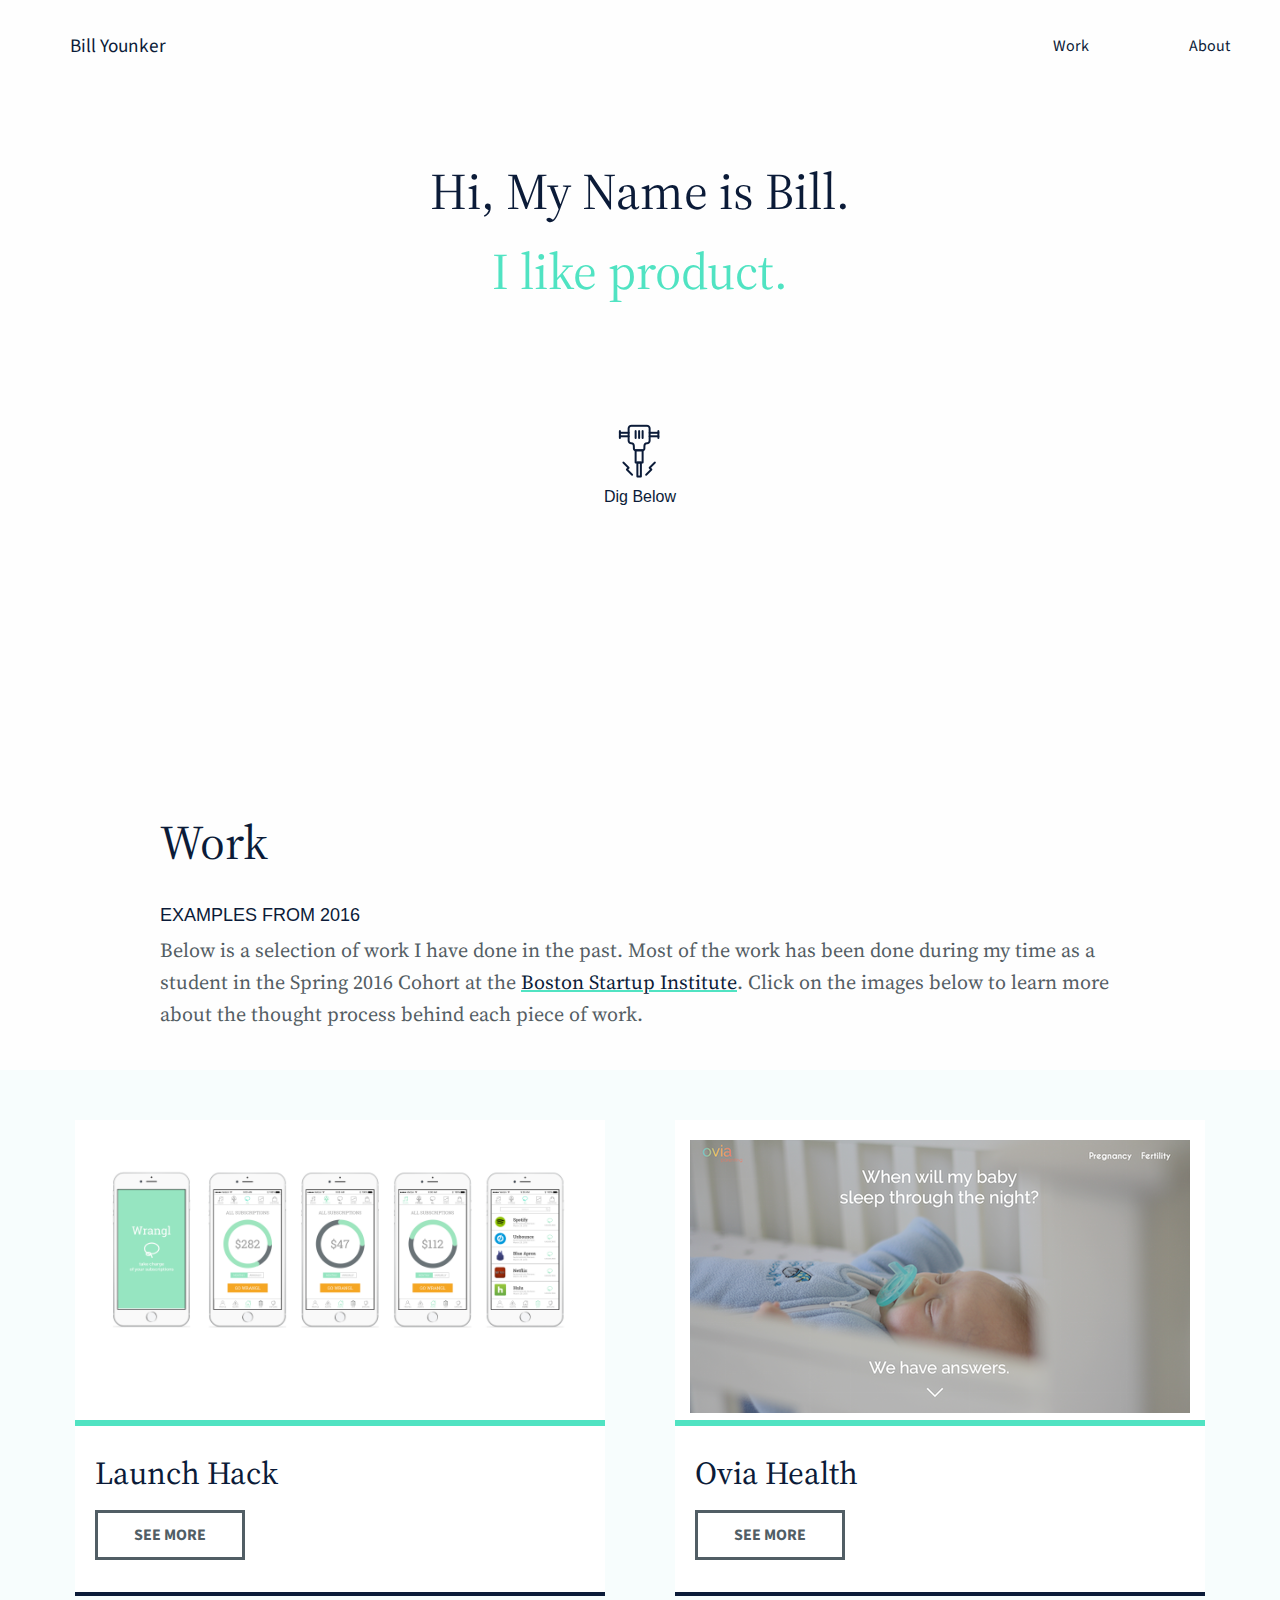
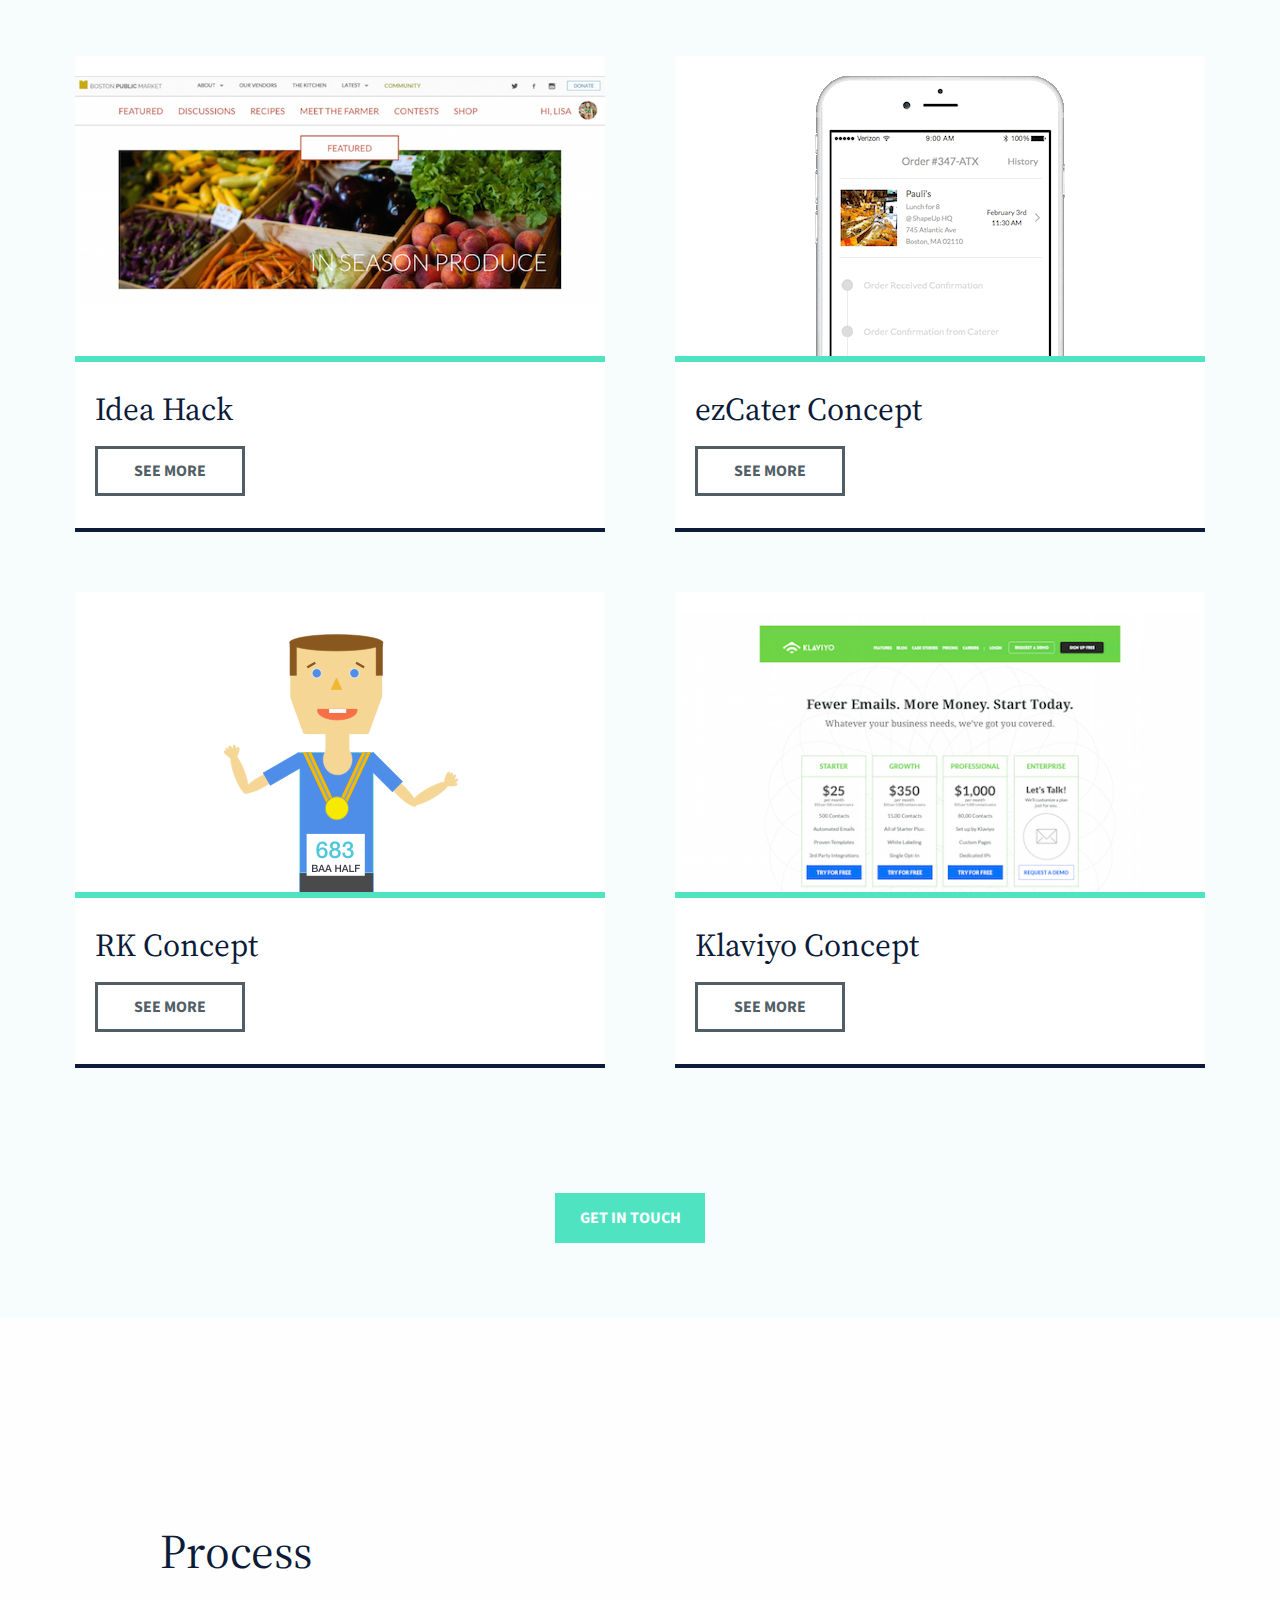
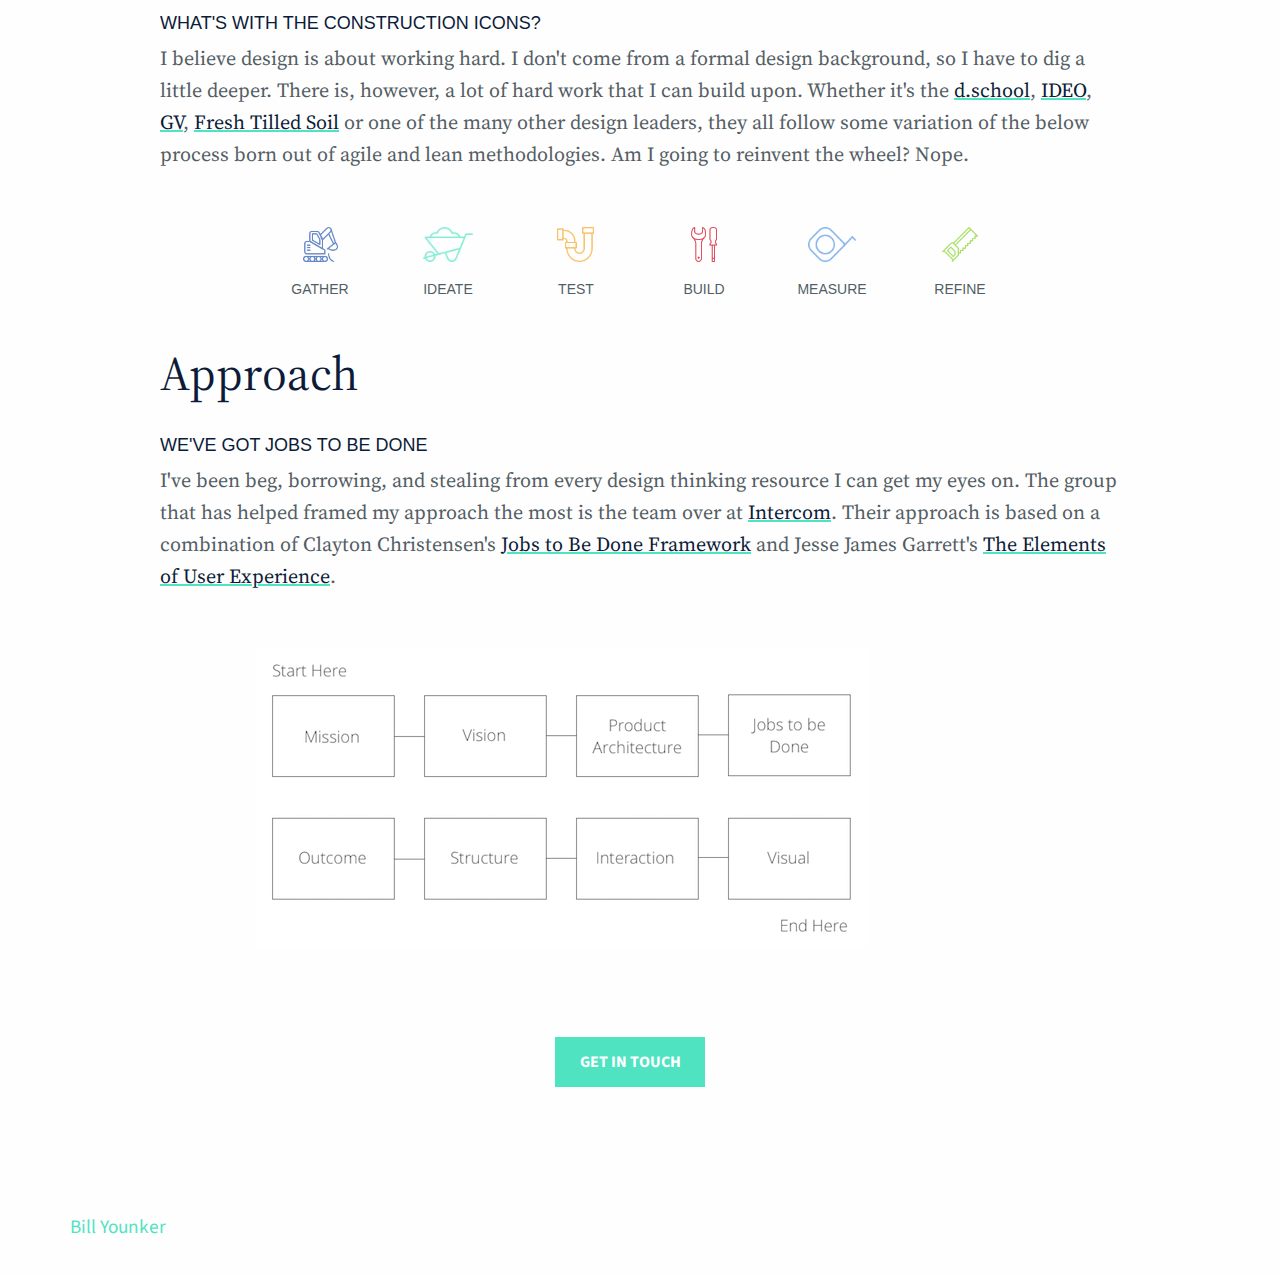
<file: index.html>
<!doctype html>
<html class="no-js" lang="en" dir="ltr">
  <head>
    <meta charset="utf-8">
    <meta http-equiv="x-ua-compatible" content="ie=edge">
    <meta name="viewport" content="width=device-width, initial-scale=1.0">
    <title>Bill Younker Portfolio</title>
    <link rel="stylesheet" href="css/foundation.css">
    <link rel="stylesheet" href="css/app.css">
   <link rel="stylesheet" type="text/css" href="http://csshake.surge.sh/csshake.min.css">

 <!-- Global site tag (gtag.js) - Google Analytics -->
<script async src="https://www.googletagmanager.com/gtag/js?id=UA-76605589-1"></script>
<script>
  window.dataLayer = window.dataLayer || [];
  function gtag(){dataLayer.push(arguments);}
  gtag('js', new Date());

  gtag('config', 'UA-76605589-1');
</script>

   <!-- End Google Analytics Code -->


   <!-- Start of Klaviyo Code -->
   <script type="text/javascript">
  var _learnq = _learnq || [];

  _learnq.push(['account', 'k4asQe']);

  (function () {
  var b = document.createElement('script'); b.type = 'text/javascript'; b.async = true;
  b.src = ('https:' == document.location.protocol ? 'https://' : 'http://') + 'a.klaviyo.com/media/js/analytics/analytics.js';
  var a = document.getElementsByTagName('script')[0]; a.parentNode.insertBefore(b, a);
  })();
</script>
<!--End of Klaviyo Code -->

<!-- Start of Async Drift Code for Will Younker-->
<script>!function(t){function e(r){if(o[r])return o[r].exports;var n=o[r]={exports:{},id:r,loaded:!1};return t[r].call(n.exports,n,n.exports,e),n.loaded=!0,n.exports}var o={};return e.m=t,e.c=o,e.p="",e(0)}([function(t,e){!function(){var t;return t=window.driftt=window.drift=window.driftt||[],t.init?void 0:t.invoked?void(window.console&&console.error&&console.error("Driftt snippet included twice.")):(t.invoked=!0,t.methods=["identify","track","reset","debug","show","ping","page","hide","off","on"],t.factory=function(e){return function(){var o;return o=Array.prototype.slice.call(arguments),o.unshift(e),t.push(o),t}},t.methods.forEach(function(e){t[e]=t.factory(e)}),t.load=function(){var t,e,o,r;t=3e5,r=Math.ceil(new Date/t)*t,o=document.createElement("script"),o.type="text/javascript",o.async=!0,o.crossorigin="anonymous",o.src="https://js.driftt.com/include/"+r+"/e8bthz9e7p8w.js",e=document.getElementsByTagName("script")[0],e.parentNode.insertBefore(o,e)},t.SNIPPET_VERSION="0.1.0",t.load())}()}]);
//# sourceMappingURL=browser-snippet.js.map
</script>
<!-- End of Async Drift Code for Will Younker-->
  </head>
  <body>
    


  <!-- Navigation -->

    <div class="navigation">
        <ul class="vertical medium-horizontal menu">
          <li class="logo"><a href="">Bill Younker</a></li>
          <li class="nav-link"><a href="about.html">About</a></li>
          <li class="nav-link"><a href="#work-id">Work</a></li>
        </ul>      
    </div>


<!-- Intro -->

    <section class="intro">
      <div class="row">
        <h1>Hi, My Name is Bill.</h1>
        <h2>I like product.</h2>
      </div>

      <div class="row">
        <div class="clickable-div">
          <a href="#work-id">
            <div class="intro-icon">
              <div class="shake-slow shake-hover"><img src="img/Jackhammer-2.png" alt="Jackhammer">
              </div>
              <div class="row-center">
                Dig Below
              </div>
            </div>
          </a>
        </div>
      </div>

      </div>
    </section>




    <!-- Portfolio -->

    
      <div class="row">
        <hr>
        <h3 id="work-id">Work</h3>
      </div>

      <div class="row">
        <div class="subtitle">
          <h4>Examples from 2016
          </h4>
        </div>
      </div>

      <div class="row">
        <div class="overview">
          <p>Below is a selection of work I have done in the past. Most of the work has been done during my time as a student in the Spring 2016 Cohort at the <a class="p-link" href="https://www.startupinstitute.com/" alt="Startup Institue">Boston Startup Institute</a>. Click on the images below to learn more about the thought process behind each piece of work. 
          </p>
        </div>
      </div>



    <section class="portfolio-tiles">
      <div class="row">

          <a href="LaunchHack.html">
            <div class="large-6 columns">
              <div class="row">
                <div class="thumbnail-visual">
                  <img src="img/LaunchHack.png"alt="Launch Hack with Tom Hughes">
                </div>
                <div class="box-divider">
                </div>
              </div>
          </a>
              <div class="row">
                <div class="thumbnail-content">
                  <div class="thumbnail-content-header">
                      <div class="row">
                        <h3>Launch Hack</h3>
                      </div>
                      <div class="row">
                        <a href="LaunchHack.html">
                            <div class="thumbnail-button">SEE MORE
                            </div>
                        </a>
                      </div>
                  </div>
                </div>
              </div>
            </div>


          <a href="PartnerProject.html">
            <div class="large-6 columns">
              <div class="row">
                <div class="thumbnail-visual">
                  <img id="ovia-thumbnail" src="img/ovia-thumbnail-3.png"alt="Ovia Health Parenting">
                </div>
          </a>
                <div class="box-divider">
                </div>
              </div>
              <div class="row">
                <div class="thumbnail-content">
                  <div class="thumbnail-content-header">
                      <div class="row">
                        <h3>Ovia Health</h3>
                      </div>
                      <div class="row">
                        <a href="PartnerProject.html">
                            <div class="thumbnail-button">SEE MORE
                            </div>
                        </a>
                      </div>
                  </div>
                </div>
              </div>
            </div>


          <a href="IdeaHack.html">
            <div class="large-6 columns">
              <div class="row">
                <div class="thumbnail-visual">
                  <img src="img/BPM-thumbnail-3.png"alt="Boston Public Market Idea Hack">
                </div>
                <div class="box-divider">
                </div>
              </div>
          </a>
              <div class="row">
                <div class="thumbnail-content">
                  <div class="thumbnail-content-header">
                      <div class="row">
                        <h3>Idea Hack</h3>
                      </div>
                      <div class="row">
                        <a href="IdeaHack.html">
                            <div class="thumbnail-button">SEE MORE
                            </div>
                        </a>
                      </div>
                  </div>
                </div>
              </div>
            </div>


          <a href="ezCater.html">
            <div class="large-6 columns">
              <div class="row">
                <div class="thumbnail-visual">
                  <img src="img/order-tracking-iphone-6-small.gif" alt="ezCater Concept">
                </div>
          </a>
                <div class="box-divider">
                </div>
              </div>
              <div class="row">
                <div class="thumbnail-content">
                  <div class="thumbnail-content-header">
                      <div class="row">
                        <h3>ezCater Concept</h3>
                      </div>
                      <div class="row">
                        <a href="ezCater.html">
                            <div class="thumbnail-button">SEE MORE
                            </div>
                        </a>
                      </div>
                  </div>
                </div>
              </div>
            </div>


          <a href="Runkeeper.html">
            <div class="large-6 columns">
              <div class="row">
                <div class="thumbnail-visual">
                  <img src="img/rk-joe.png"alt="Runkeeper Teams Concept">
                </div>
                <div class="box-divider">
                </div>
              </div>
          </a>
              <div class="row">
                <div class="thumbnail-content">
                  <div class="thumbnail-content-header">
                      <div class="row">
                        <h3>RK Concept</h3>
                      </div>
                      <div class="row">
                        <a href="Runkeeper.html">
                            <div class="thumbnail-button">SEE MORE
                            </div>
                        </a>
                      </div>
                  </div>
                </div>
              </div>
            </div>


          <a href="Klaviyo.html">
            <div class="large-6 columns">
              <div class="row">
                <div class="thumbnail-visual">
                  <img src="img/Klaviyo-Pricing-2.png"alt="Klaviyo Pricing Concept">
                </div>
                <div class="box-divider">
                </div>
              </div>
              <div class="row">
                <div class="thumbnail-content">
                  <div class="thumbnail-content-header">
                      <div class="row">
                        <h3>Klaviyo Concept</h3>
                      </div>
                      <div class="row">
                        <a href="Klaviyo.html">
                            <div class="thumbnail-button">SEE MORE
                            </div>
                        </a>
                      </div>
                  </div>
                </div>
              </div>
            </div>

          
          <div class="large-12 columns">
            <div class="row">
              <div class="row-contact">
                <a href="about.html">
                <div class="contact-button">
                  GET IN TOUCH
                </div>
                </a>
              </div>
            </div>
          </div>


      </div>
    </section>



<!-- Process and Approach -->

    <section class="process">
      <div class="row">
        <h3 id="process-id">Process</h3>
      </div>

      <div class="row">
        <div class="subtitle">
          <h4>What's with the construction icons?
          </h4>
        </div>
      </div>

      <div class="row">
        <div class="overview">
          <p>I believe design is about working hard. I don't come from a formal design background, so I have to dig a little deeper. There is, however, a lot of hard work that I can build upon.
          Whether it's the <a class="p-link" href="http://dschool.stanford.edu/our-point-of-view/" alt="Stanford d.school">d.school</a>, <a class="p-link" href="https://www.ideo.com/about/" alt="IDEO">IDEO</a>, <a class="p-link" href="http://www.gv.com/sprint/" alt="Google Ventures Sprint">GV</a>, <a class="p-link" href="http://www.freshtilledsoil.com/our-tech-stack-and-how-we-work/" alt="Fresh Tilled Soil">Fresh Tilled Soil</a> or one of the many other design leaders, they all follow some variation of the below process born out of agile and lean methodologies. Am I going to reinvent the wheel? Nope. 
          </p>
        </div>
      </div>

      <div class="row-icons">

        <div class="large-2 columns">
          <div class="gather">
          </div>
          <h4>Gather</h4>        
        </div>
      
      
        <div class="large-2 columns">
          <div class="ideate">
          </div>
          <h4>Ideate</h4>        
        </div>


        <div class="large-2 columns">
          <div class="test">
          </div>
          <h4>Test</h4>        
        </div>
      
      
        <div class="large-2 columns">
          <div class="build">
          </div>
          <h4>Build</h4>        
        </div>
      
    
        <div class="large-2 columns">
          <div class="measure">
          </div>
          <h4>Measure</h4>        
        </div>
   
      
        <div class="large-2 columns">
          <div class="refine">
          </div>
          <h4>Refine</h4>        
        </div>

        <div class="large-2 columns">
          <div class="clear">
          </div>       
        </div>

      </div>

      <div class="row">
        <h3 id="approach-id">Approach</h3>
      </div>

       <div class="row">
        <div class="subtitle">
          <h4>WE'VE GOT JOBS TO BE DONE
          </h4>
        </div>
      </div>

    </div>


      <div class="row">
        <div class="overview">
          <p>I've been beg, borrowing, and stealing from every design thinking resource I can get my eyes on. The group that has helped framed my approach the most is the team over at <a class="p-link" href="https://blog.intercom.io/the-dribbblisation-of-design/" alt="Intercom Blog">Intercom</a>. Their approach is based on a combination of Clayton Christensen's <a class="p-link" href="http://www.christenseninstitute.org/key-concepts/jobs-to-be-done/">Jobs to Be Done Framework</a> and Jesse James Garrett's <a class="p-link" href="http://www.jjg.net/elements/pdf/elements.pdf" alt="UX Elements">The Elements of User Experience</a>.
          </p>
        </div>
      </div>

      <div class="row">
        <div class="small-2 large-8 large-offset-2 columns">
          <div class="approach-image">
    
          </div>
        </div>

        <div class="large-12 columns">
            <div class="row">
              <div class="row-contact">
                <a href="about.html">
                <div class="contact-button">
                  GET IN TOUCH
                </div>
                </a>
              </div>
            </div>
          </div>

      </div>
    </section>







    <!-- Klaviyo email contact 

    <div class="row">


          <form id="email_signup" class="klaviyo_condensed_styling klaviyo_condensed_float klaviyo_condensed_embed_phDcEV" action="//manage.kmail-lists.com/subscriptions/subscribe" data-ajax-submit="//manage.kmail-lists.com/ajax/subscriptions/subscribe" method="GET" target="_blank" novalidate="novalidate">
        <input type="hidden" name="g" value="phDcEV">
        <div class="klaviyo_field_group">
          <label for="k_id_email">Get in Touch</label>
          <input type="email" value="" name="email" id="k_id_email" placeholder="Your email" />
        </div>
        <div class="klaviyo_messages">
          <div class="success_message" style="display:none;"></div>
          <div class="error_message" style="display:none;"></div>
          </div>
        <div class="klaviyo_form_actions">
          <button type="submit" class="klaviyo_submit_button">Email Me</button>
        </div>
      </form>
      <style type="text/css">
      .klaviyo_styling.klaviyo_condensed_embed_phDcEV,
      .klaviyo_condensed_styling.klaviyo_condensed_embed_phDcEV {
        font-family: Helevetica;
      }.klaviyo_styling.klaviyo_condensed_embed_phDcEV label,
      .klaviyo_condensed_styling.klaviyo_condensed_embed_phDcEV label {
        color:#222;
      }.klaviyo_styling.klaviyo_condensed_embed_phDcEV input[type=text],
      .klaviyo_styling.klaviyo_condensed_embed_phDcEV input[type=email],
      .klaviyo_condensed_styling.klaviyo_condensed_embed_phDcEV input[type=text],
      .klaviyo_condensed_styling.klaviyo_condensed_embed_phDcEV input[type=email] {
        border-radius: 2px;
      }.klaviyo_styling.klaviyo_condensed_embed_phDcEV .klaviyo_submit_button,
      .klaviyo_condensed_styling.klaviyo_condensed_embed_phDcEV .klaviyo_submit_button {
        background-color:#50E3C2;
        border-radius: 2px;
      }.klaviyo_styling.klaviyo_condensed_embed_phDcEV .klaviyo_submit_button:hover,
      .klaviyo_condensed_styling.klaviyo_condensed_embed_phDcEV .klaviyo_submit_button:hover {
        background-color:#0064cd;
      }
      </style>
      <script type="text/javascript" src="//www.klaviyo.com/media/js/public/klaviyo_subscribe.js"></script>
      <script type="text/javascript">
        KlaviyoSubscribe.attachToForms('#email_signup', {
          hide_form_on_success: true
        });
      </script>

  </div>


End Klaviyo email contact -->
    
    

    <!-- Footer -->

    <section class="footer">
      <div class="row-footer">
          <ul>
           <li class="logo-footer"><a href="index.html">Bill Younker</a></li>
          </ul>      
        </div>
    </section>

  </body>
</html>
</file>
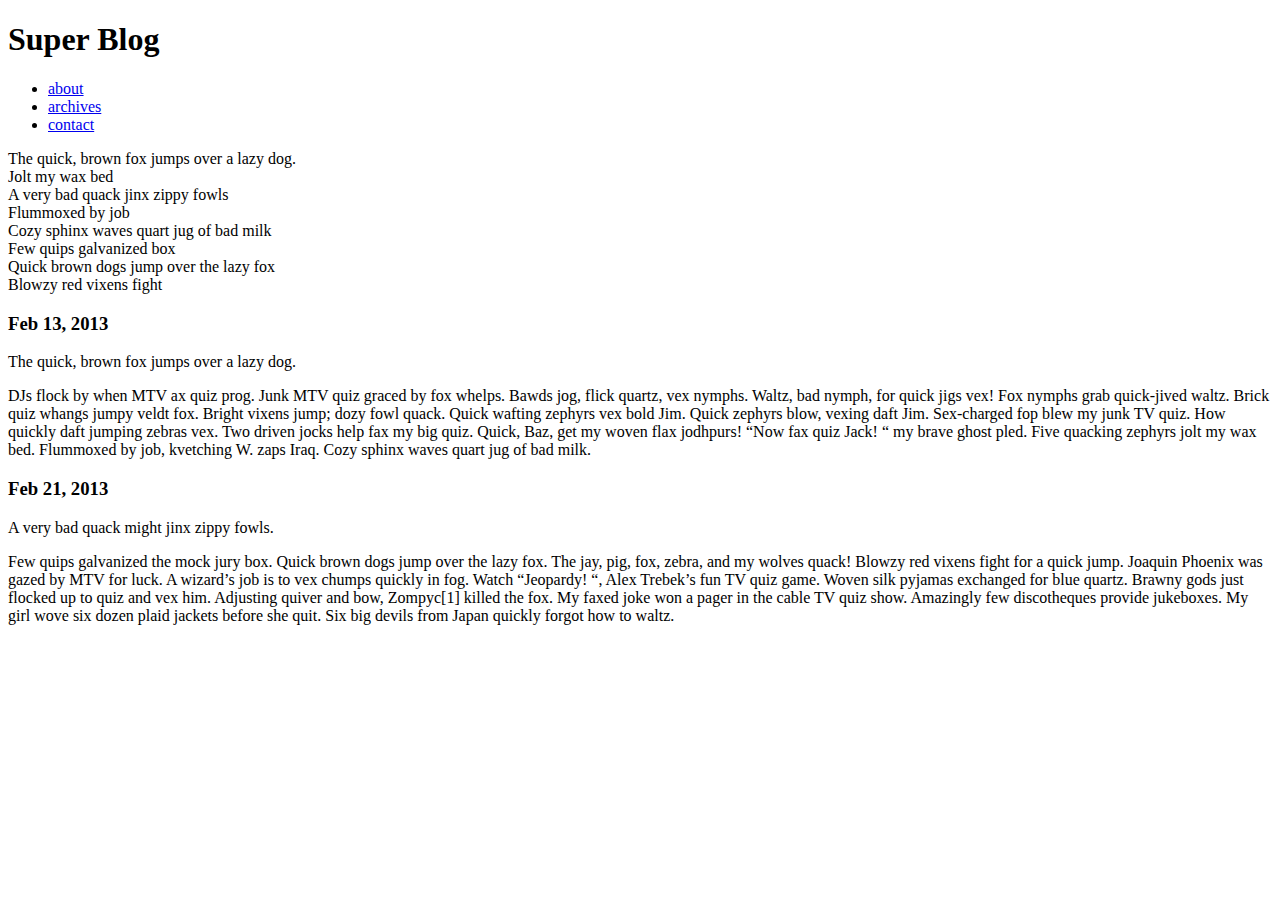
<file: blog/index.html>
<!Doctype html>

<html>

	<head>
		<meta charset="UTF-8">
		<title>Super Blog</title>
	</head>

	<body>

		<section>
		
			<header>
			
				<h1>Super Blog</h1>

				<nav>
					<ul>
						<li><a href="#">about</a></li>
						<li><a href="#">archives</a></li>
						<li><a href="#">contact</a></li>
					</ul>
				</nav>

			</header>

		</section>

		<section>

			<p>The quick, brown fox jumps over a lazy dog.<br>
				Jolt my wax bed<br>
				A very bad quack jinx zippy fowls<br>
				Flummoxed by job<br>
				Cozy sphinx waves quart jug of bad milk<br>
				Few quips galvanized box<br>
				Quick brown dogs jump over the lazy fox<br>
				Blowzy red vixens fight<br>
			</p>

			<article>

				<h3>Feb 13, 2013</h3>

				<p>The quick, brown fox jumps over a lazy dog.
				</p>

				<p>DJs flock by when MTV ax quiz prog. Junk MTV quiz graced by fox whelps. Bawds jog, flick quartz, vex nymphs. Waltz, bad nymph, for quick jigs vex! Fox nymphs grab quick-jived waltz. Brick quiz whangs jumpy veldt fox. Bright vixens jump; dozy fowl quack. Quick wafting zephyrs vex bold Jim. Quick zephyrs blow, vexing daft Jim. Sex-charged fop blew my junk TV quiz. How quickly daft jumping zebras vex. Two driven jocks help fax my big quiz. Quick, Baz, get my woven flax jodhpurs! “Now fax quiz Jack! “ my brave ghost pled. Five quacking zephyrs jolt my wax bed. Flummoxed by job, kvetching W. zaps Iraq. Cozy sphinx waves quart jug of bad milk.
				</p>

			</article>

			<article>
				
				<h3>Feb 21, 2013</h3>

				<p>A very bad quack might jinx zippy fowls.
				</p>

				<p>Few quips galvanized the mock jury box. Quick brown dogs jump over the lazy fox. The jay, pig, fox, zebra, and my wolves quack! Blowzy red vixens fight for a quick jump. Joaquin Phoenix was gazed by MTV for luck. A wizard’s job is to vex chumps quickly in fog. Watch “Jeopardy! “, Alex Trebek’s fun TV quiz game. Woven silk pyjamas exchanged for blue quartz. Brawny gods just flocked up to quiz and vex him. Adjusting quiver and bow, Zompyc[1] killed the fox. My faxed joke won a pager in the cable TV quiz show. Amazingly few discotheques provide jukeboxes. My girl wove six dozen plaid jackets before she quit. Six big devils from Japan quickly forgot how to waltz.
				</p>


			</article>

		</section>


	</body>

</html>
</file>
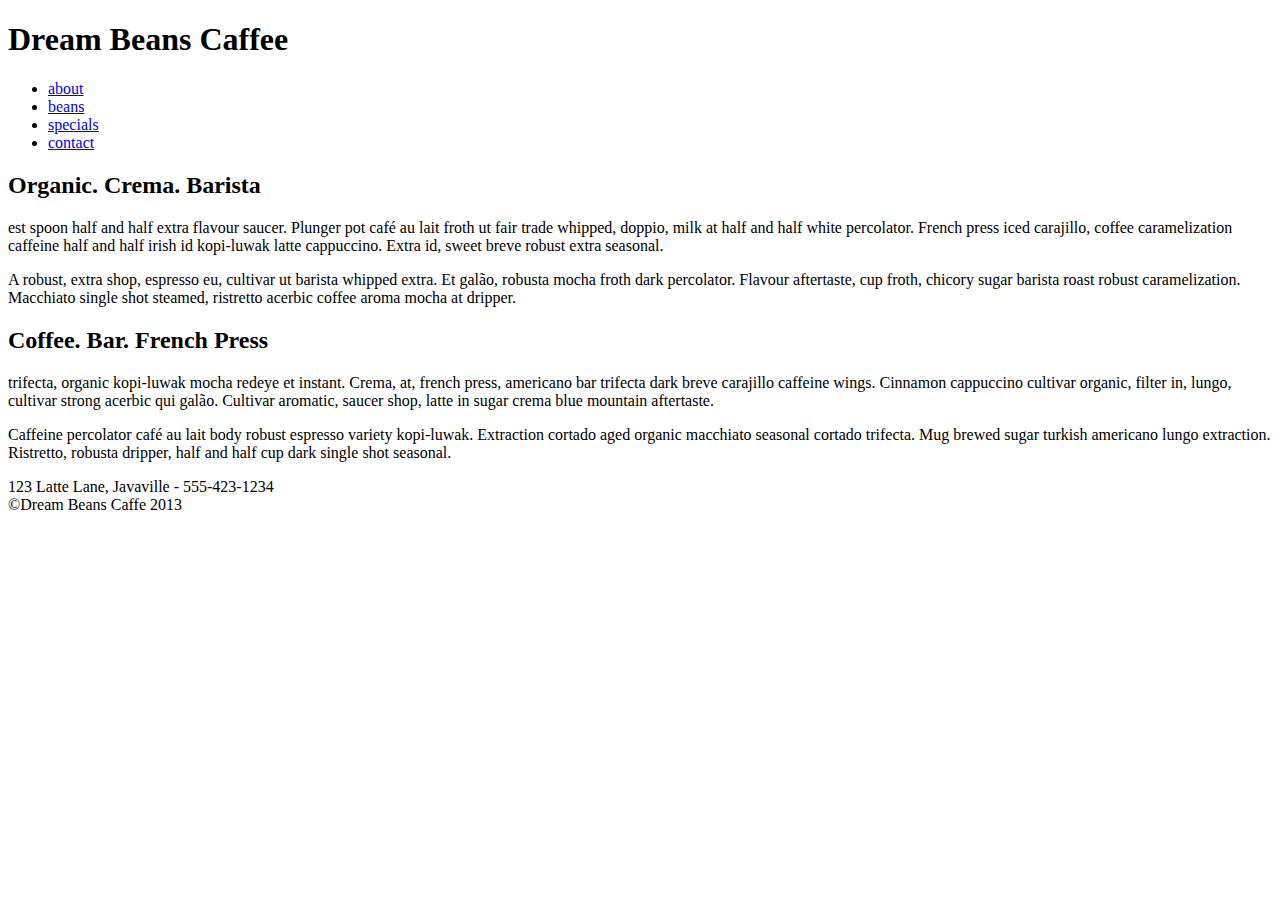
<file: coffee/index.html>
<!Doctype html>

<html>

	<head>
		<meta charset="UTF-8">
		<title>Dream Beans Caffee</title>
	</head>

	<body>

	<section>

		<header>

			<h1>Dream Beans Caffee</h1>
			
			<nav>
				<ul>
					<li><a href="#">about</a></li>
					<li><a href="#">beans</a></li>
					<li><a href="#">specials</a></li>
					<li><a href="#">contact</a></li>
				</ul>
			</nav>

		</header>

	</section>


	<section>

		<div>

			<h2>Organic. Crema. Barista</h2>

			<p>est spoon half and half extra flavour saucer. Plunger pot café au lait froth ut fair trade whipped, doppio, milk at half and half white percolator. French press iced carajillo, coffee caramelization caffeine half and half irish id kopi-luwak latte cappuccino. Extra id, sweet breve robust extra seasonal.
			</p>

			<p>A robust, extra shop, espresso eu, cultivar ut barista whipped extra. Et galão, robusta mocha froth dark percolator. Flavour aftertaste, cup froth, chicory sugar barista roast robust caramelization. Macchiato single shot steamed, ristretto acerbic coffee aroma mocha at dripper.
			</p>

		</div>


		<div>

			<h2>Coffee. Bar. French Press</h2>

			<p>trifecta, organic kopi-luwak mocha redeye et instant. Crema, at, french press, americano bar trifecta dark breve carajillo caffeine wings. Cinnamon cappuccino cultivar organic, filter in, lungo, cultivar strong acerbic qui galão. Cultivar aromatic, saucer shop, latte in sugar crema blue mountain aftertaste.
			</p>

			<p>Caffeine percolator café au lait body robust espresso variety kopi-luwak. Extraction cortado aged organic macchiato seasonal cortado trifecta. Mug brewed sugar turkish americano lungo extraction. Ristretto, robusta dripper, half and half cup dark single shot seasonal.
			</p>

		</div>

	</section>


	<section>
		
		<footer>
			123 Latte Lane, Javaville - 555-423-1234<br>
			©Dream Beans Caffe 2013
		</footer>

	</section>


	</body>

</html>
</file>
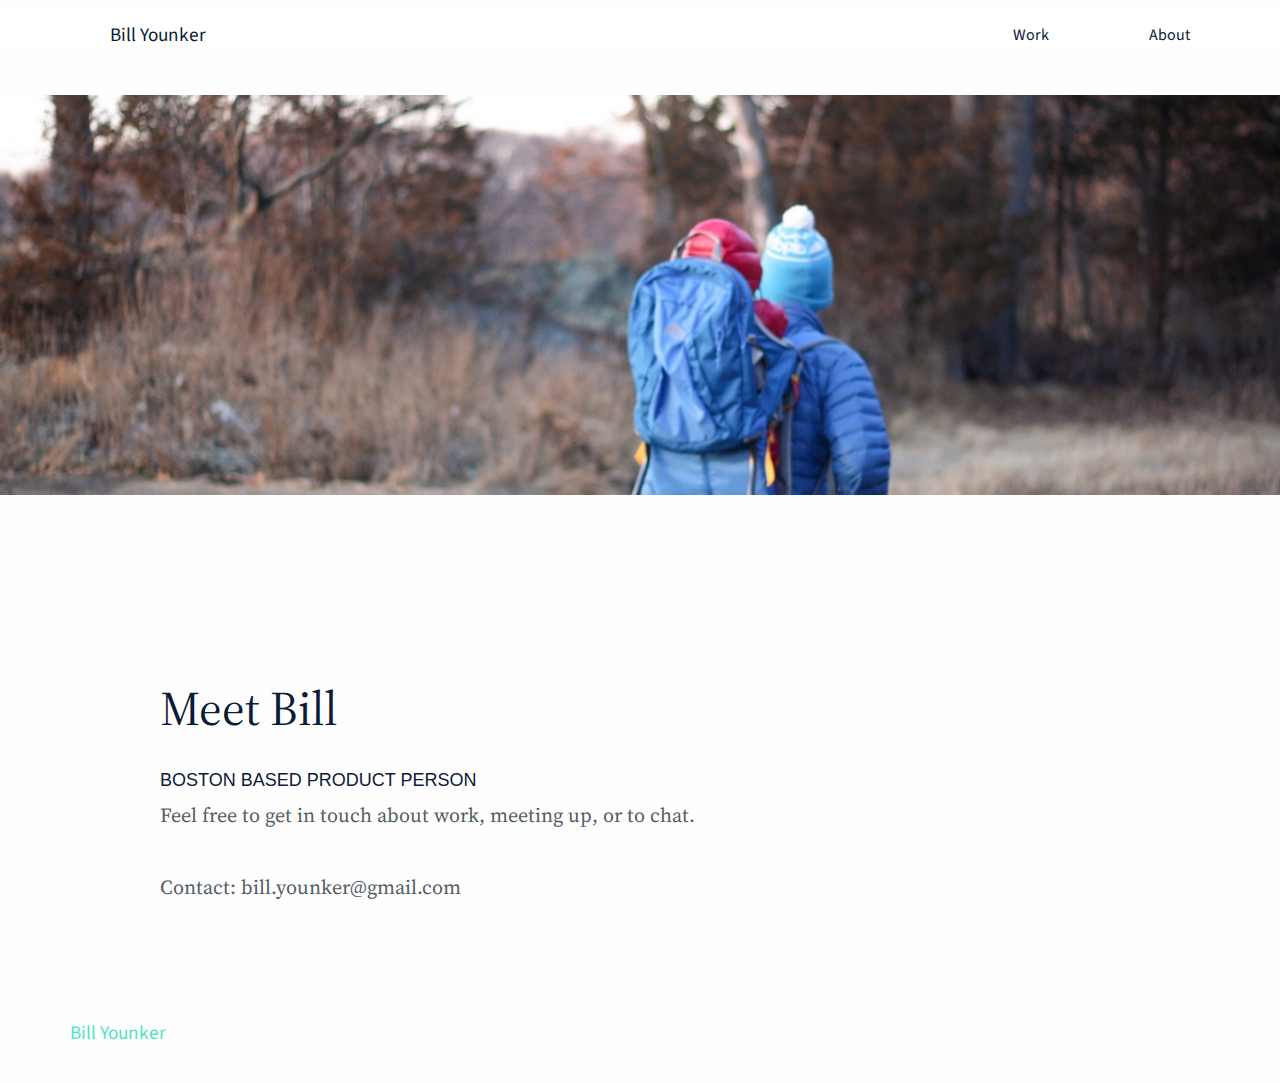
<file: about.html>
<!doctype html>
<html class="no-js" lang="en" dir="ltr">
  <head>
    <meta charset="utf-8">
    <meta http-equiv="x-ua-compatible" content="ie=edge">
    <meta name="viewport" content="width=device-width, initial-scale=1.0">
    <title>Bill Younker Portfolio</title>
    <link rel="stylesheet" href="css/foundation.css">
    <link rel="stylesheet" href="css/app.css">
   <link rel="stylesheet" type="text/css" href="http://csshake.surge.sh/csshake.min.css">

  <!-- Global site tag (gtag.js) - Google Analytics -->
<script async src="https://www.googletagmanager.com/gtag/js?id=UA-76605589-1"></script>
<script>
  window.dataLayer = window.dataLayer || [];
  function gtag(){dataLayer.push(arguments);}
  gtag('js', new Date());

  gtag('config', 'UA-76605589-1');
</script>

   <!-- End Google Analytics Code -->


   <!-- Start of Klaviyo Code -->
   <script type="text/javascript">
  var _learnq = _learnq || [];

  _learnq.push(['account', 'k4asQe']);

  (function () {
  var b = document.createElement('script'); b.type = 'text/javascript'; b.async = true;
  b.src = ('https:' == document.location.protocol ? 'https://' : 'http://') + 'a.klaviyo.com/media/js/analytics/analytics.js';
  var a = document.getElementsByTagName('script')[0]; a.parentNode.insertBefore(b, a);
  })();
</script>
<!--End of Klaviyo Code -->

<!-- Start of Async Drift Code for Will Younker-->
<script>!function(t){function e(r){if(o[r])return o[r].exports;var n=o[r]={exports:{},id:r,loaded:!1};return t[r].call(n.exports,n,n.exports,e),n.loaded=!0,n.exports}var o={};return e.m=t,e.c=o,e.p="",e(0)}([function(t,e){!function(){var t;return t=window.driftt=window.drift=window.driftt||[],t.init?void 0:t.invoked?void(window.console&&console.error&&console.error("Driftt snippet included twice.")):(t.invoked=!0,t.methods=["identify","track","reset","debug","show","ping","page","hide","off","on"],t.factory=function(e){return function(){var o;return o=Array.prototype.slice.call(arguments),o.unshift(e),t.push(o),t}},t.methods.forEach(function(e){t[e]=t.factory(e)}),t.load=function(){var t,e,o,r;t=3e5,r=Math.ceil(new Date/t)*t,o=document.createElement("script"),o.type="text/javascript",o.async=!0,o.crossorigin="anonymous",o.src="https://js.driftt.com/include/"+r+"/e8bthz9e7p8w.js",e=document.getElementsByTagName("script")[0],e.parentNode.insertBefore(o,e)},t.SNIPPET_VERSION="0.1.0",t.load())}()}]);
//# sourceMappingURL=browser-snippet.js.map
</script>
<!-- End of Async Drift Code for Will Younker-->
  </head>
  <body>


  <!-- Navigation -->

    <section class="navigation">
      <div class="row">
        <ul>
         <li class="logo"><a href="index.html">Bill Younker</a></li>
          <li class="nav-link"><a href="about.html">About</a></li>
          <li class="nav-link"><a href="index.html#work-id">Work</a></li>
        </ul>      
      </div>
    </section>


<!-- Intro -->

    <section class="banner">
        <div class="about-banner">
    </section>


      
      <section class="process-no-top">
      <div class="row">
        <h3>Meet Bill</h3>
      </div>

      <div class="row">
        <div class="subtitle">
          <h4>Boston Based Product Person</h4>
        </div>
      </div>

      <div class="row">
        <div class="overview">
          <p>Feel free to get in touch about work, meeting up, or to chat.
          </p>
          <p>Contact: bill.younker@gmail.com</p>
        </div>
      </div>


  <!-- Klaviyo email contact 

      <form id="email_signup" class="klaviyo_condensed_styling klaviyo_condensed_float klaviyo_condensed_embed_phDcEV" action="//manage.kmail-lists.com/subscriptions/subscribe" data-ajax-submit="//manage.kmail-lists.com/ajax/subscriptions/subscribe" method="GET" target="_blank" novalidate="novalidate">
  <input type="hidden" name="g" value="phDcEV">
  <div class="klaviyo_field_group">
    <label for="k_id_email">Get in Touch</label>
    <input type="email" value="" name="email" id="k_id_email" placeholder="Your email" />
  </div>
  <div class="klaviyo_messages">
    <div class="success_message" style="display:none;"></div>
    <div class="error_message" style="display:none;"></div>
    </div>
  <div class="klaviyo_form_actions">
    <button type="submit" class="klaviyo_submit_button">Email Me</button>
  </div>
</form>
<style type="text/css">
.klaviyo_styling.klaviyo_condensed_embed_phDcEV,
.klaviyo_condensed_styling.klaviyo_condensed_embed_phDcEV {
  font-family: Georgia;
}.klaviyo_styling.klaviyo_condensed_embed_phDcEV label,
.klaviyo_condensed_styling.klaviyo_condensed_embed_phDcEV label {
  color:#222;
}.klaviyo_styling.klaviyo_condensed_embed_phDcEV input[type=text],
.klaviyo_styling.klaviyo_condensed_embed_phDcEV input[type=email],
.klaviyo_condensed_styling.klaviyo_condensed_embed_phDcEV input[type=text],
.klaviyo_condensed_styling.klaviyo_condensed_embed_phDcEV input[type=email] {
  border-radius: 2px;
}.klaviyo_styling.klaviyo_condensed_embed_phDcEV .klaviyo_submit_button,
.klaviyo_condensed_styling.klaviyo_condensed_embed_phDcEV .klaviyo_submit_button {
  background-color:#50E3C2;
  border-radius: 2px;
}.klaviyo_styling.klaviyo_condensed_embed_phDcEV .klaviyo_submit_button:hover,
.klaviyo_condensed_styling.klaviyo_condensed_embed_phDcEV .klaviyo_submit_button:hover {
  background-color:#0064cd;
}
</style>
<script type="text/javascript" src="//www.klaviyo.com/media/js/public/klaviyo_subscribe.js"></script>
<script type="text/javascript">
  KlaviyoSubscribe.attachToForms('#email_signup', {
    hide_form_on_success: true
  });
</script>

End Klaviyo email contact -->


    <!-- Footer -->

        <section class="footer">
      <div class="row-footer">
          <ul>
           <li class="logo-footer"><a href="index.html">Bill Younker</a></li>
          </ul>      
        </div>
    </section>

  </body>
</html>
</file>
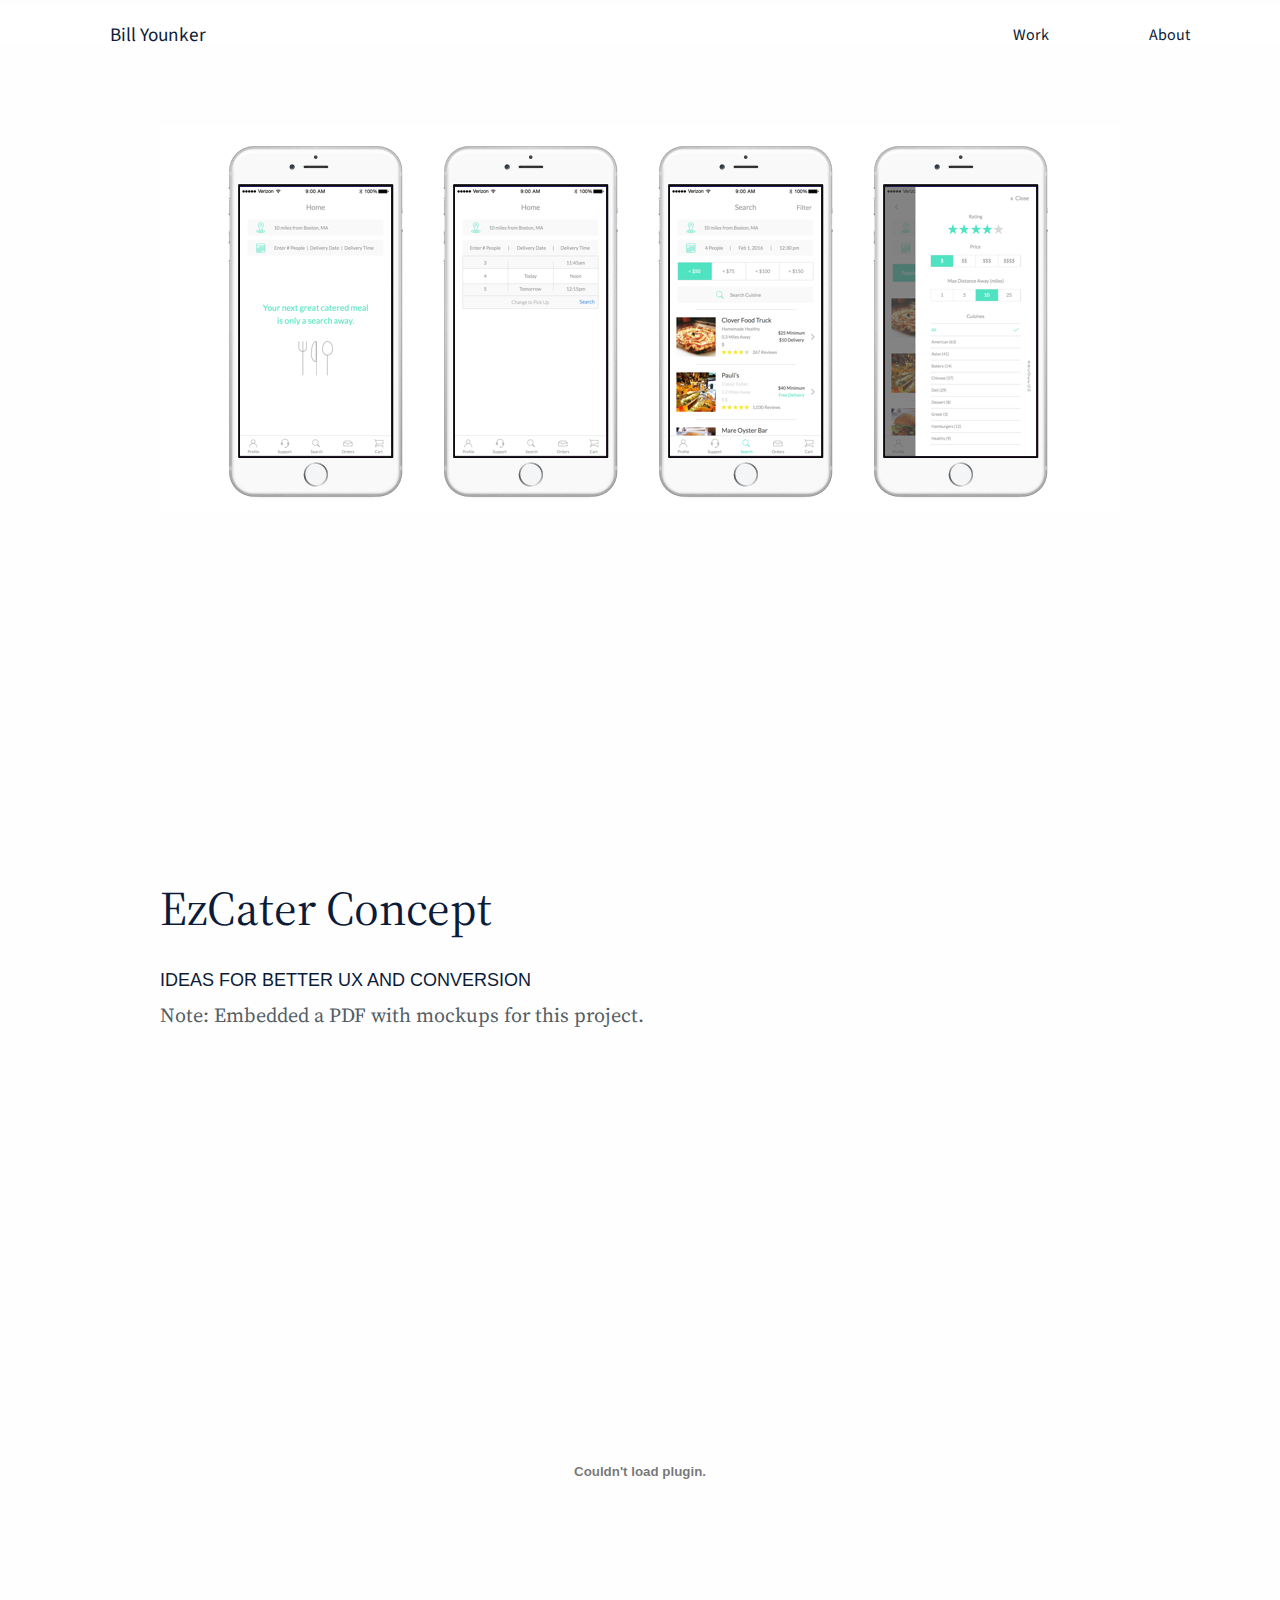
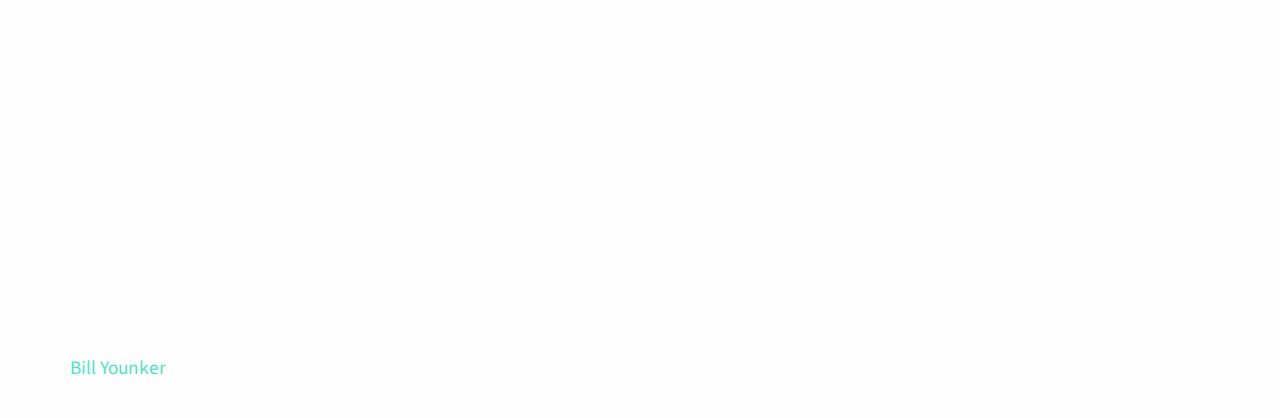
<file: ezCater.html>
<!doctype html>
<html class="no-js" lang="en" dir="ltr">
  <head>
    <meta charset="utf-8">
    <meta http-equiv="x-ua-compatible" content="ie=edge">
    <meta name="viewport" content="width=device-width, initial-scale=1.0">
    <title>Bill Younker Portfolio</title>
    <link rel="stylesheet" href="css/foundation.css">
    <link rel="stylesheet" href="css/app.css">
   <link rel="stylesheet" type="text/css" href="http://csshake.surge.sh/csshake.min.css">

 
<!-- Global site tag (gtag.js) - Google Analytics -->
<script async src="https://www.googletagmanager.com/gtag/js?id=UA-76605589-1"></script>
<script>
  window.dataLayer = window.dataLayer || [];
  function gtag(){dataLayer.push(arguments);}
  gtag('js', new Date());

  gtag('config', 'UA-76605589-1');
</script>

   <!-- End Google Analytics Code -->


   <!-- Start of Klaviyo Code -->
   <script type="text/javascript">
  var _learnq = _learnq || [];

  _learnq.push(['account', 'k4asQe']);

  (function () {
  var b = document.createElement('script'); b.type = 'text/javascript'; b.async = true;
  b.src = ('https:' == document.location.protocol ? 'https://' : 'http://') + 'a.klaviyo.com/media/js/analytics/analytics.js';
  var a = document.getElementsByTagName('script')[0]; a.parentNode.insertBefore(b, a);
  })();
</script>
<!--End of Klaviyo Code -->

<!-- Start of Async Drift Code for Will Younker-->
<script>!function(t){function e(r){if(o[r])return o[r].exports;var n=o[r]={exports:{},id:r,loaded:!1};return t[r].call(n.exports,n,n.exports,e),n.loaded=!0,n.exports}var o={};return e.m=t,e.c=o,e.p="",e(0)}([function(t,e){!function(){var t;return t=window.driftt=window.drift=window.driftt||[],t.init?void 0:t.invoked?void(window.console&&console.error&&console.error("Driftt snippet included twice.")):(t.invoked=!0,t.methods=["identify","track","reset","debug","show","ping","page","hide","off","on"],t.factory=function(e){return function(){var o;return o=Array.prototype.slice.call(arguments),o.unshift(e),t.push(o),t}},t.methods.forEach(function(e){t[e]=t.factory(e)}),t.load=function(){var t,e,o,r;t=3e5,r=Math.ceil(new Date/t)*t,o=document.createElement("script"),o.type="text/javascript",o.async=!0,o.crossorigin="anonymous",o.src="https://js.driftt.com/include/"+r+"/e8bthz9e7p8w.js",e=document.getElementsByTagName("script")[0],e.parentNode.insertBefore(o,e)},t.SNIPPET_VERSION="0.1.0",t.load())}()}]);
//# sourceMappingURL=browser-snippet.js.map
</script>
<!-- End of Async Drift Code for Will Younker-->
  </head>
  <body>
    
    <section class="main-content">


  <!-- Navigation -->

    <section class="navigation">
      <div class="row">
        <ul>
         <li class="logo"><a href="index.html">Bill Younker</a></li>
          <li class="nav-link"><a href="about.html">About</a></li>
          <li class="nav-link"><a href="index.html#work-id">Work</a></li>
        </ul>      
      </div>
    </section>


<!-- Intro -->

    <section class="banner">
      <div class="row">
        <div class="ezcater-header">
        </div>
    </section>



<!-- Process -->

    <section class="process">
      <div class="row">
        <h3>EzCater Concept</h3>
      </div>

      <div class="row">
        <div class="subtitle">
          <h4>Ideas for better UX and conversion
          </h4>
        </div>
      </div>

      <div class="row">
        <div class="overview">
          <p>Note: Embedded a PDF with mockups for this project. 
          </p>
        </div>
      </div>


      <div class="row">
        <embed src="img/ezcater-pdf.pdf" width="800" height="800"></embed> 
      </div>



    <!-- Footer -->

    <section class="footer">
      <div class="row-footer">
          <ul>
           <li class="logo-footer"><a href="index.html">Bill Younker</a></li>
          </ul>      
        </div>
    </section>

  </section>
  </body>
</html>
</file>
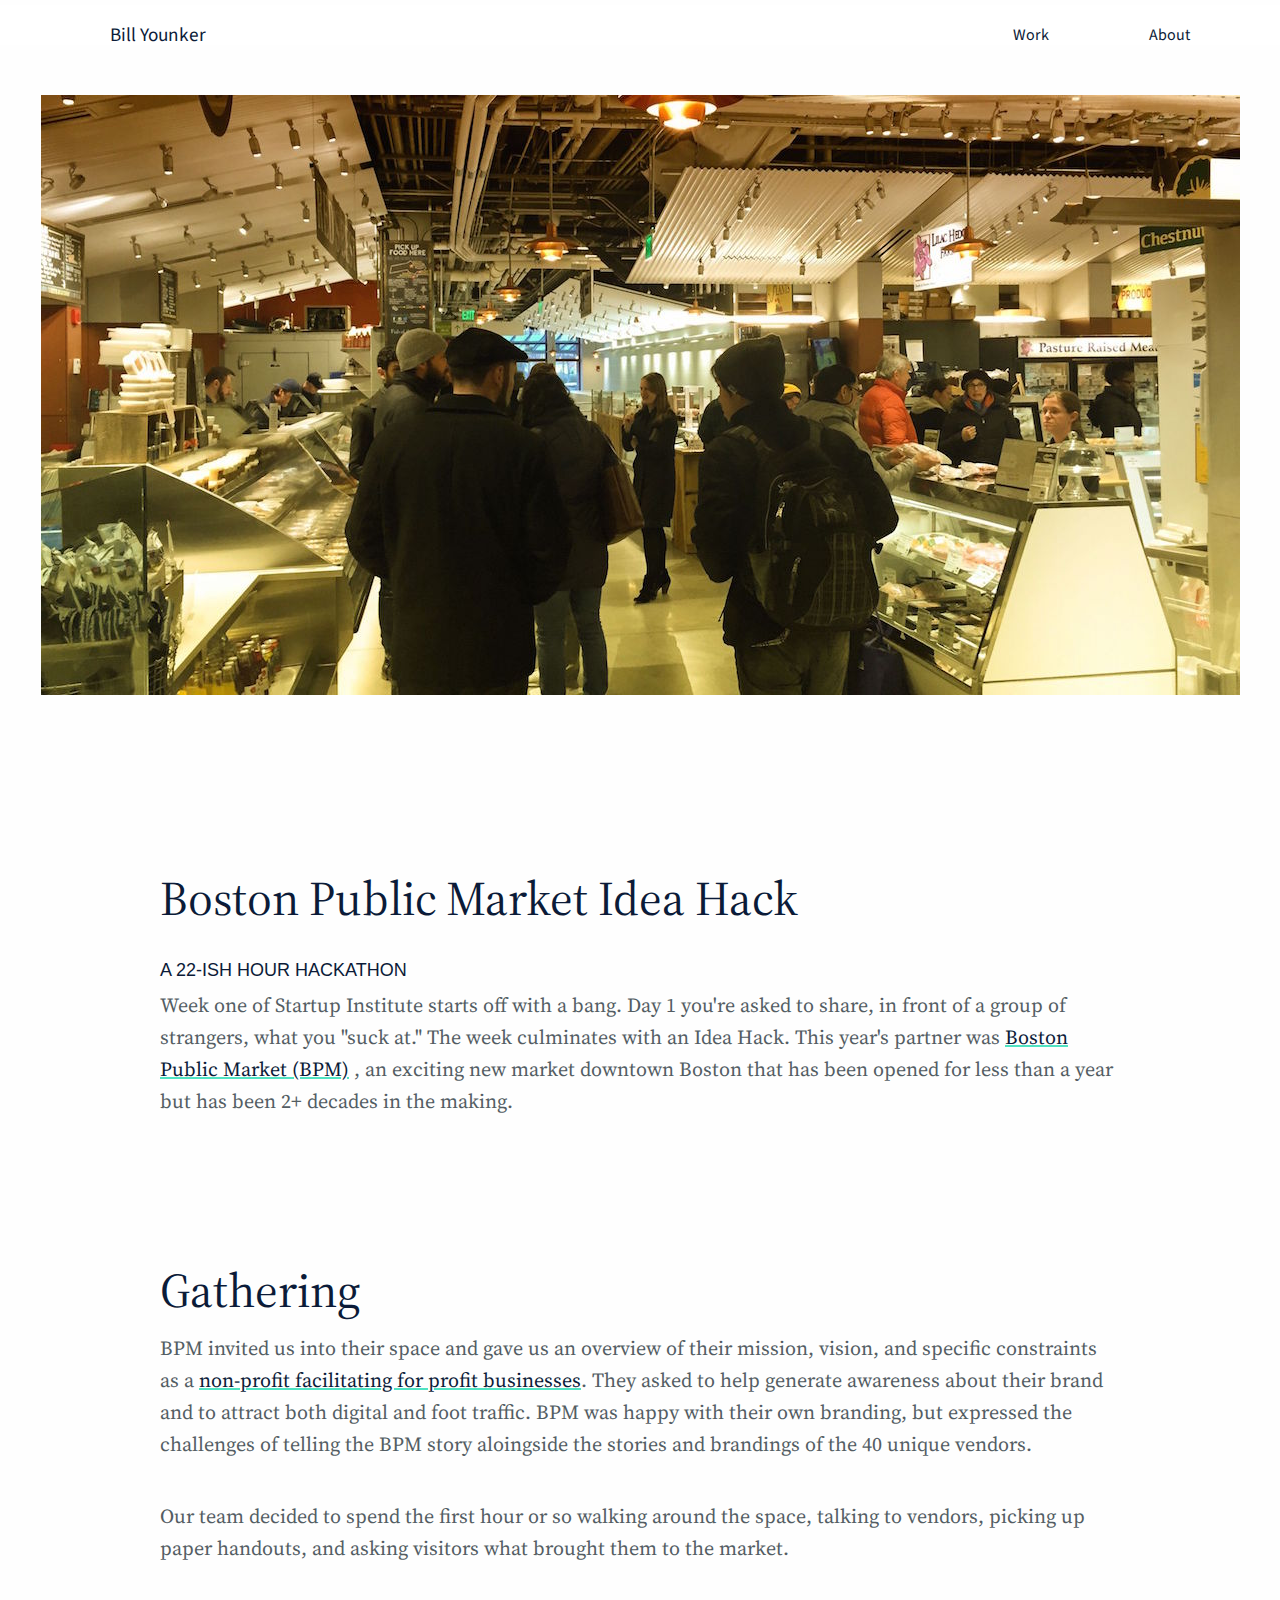
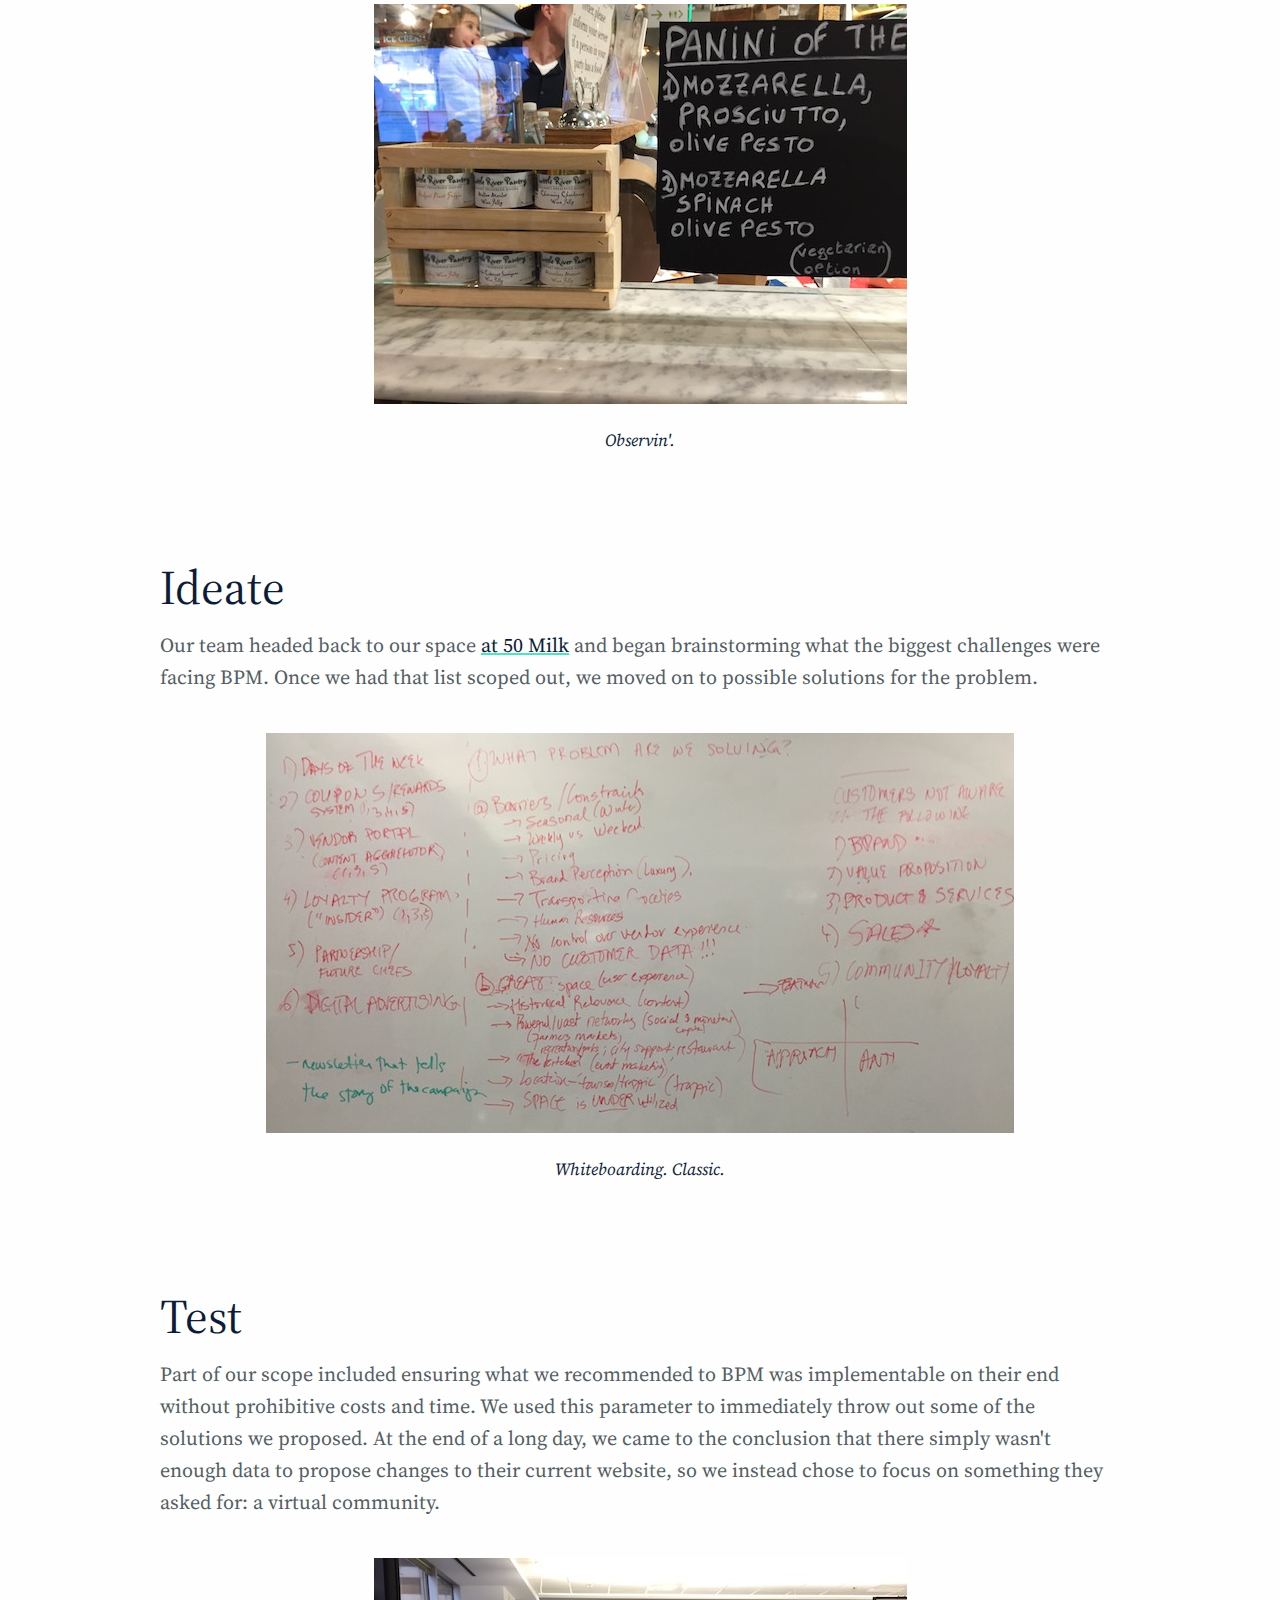
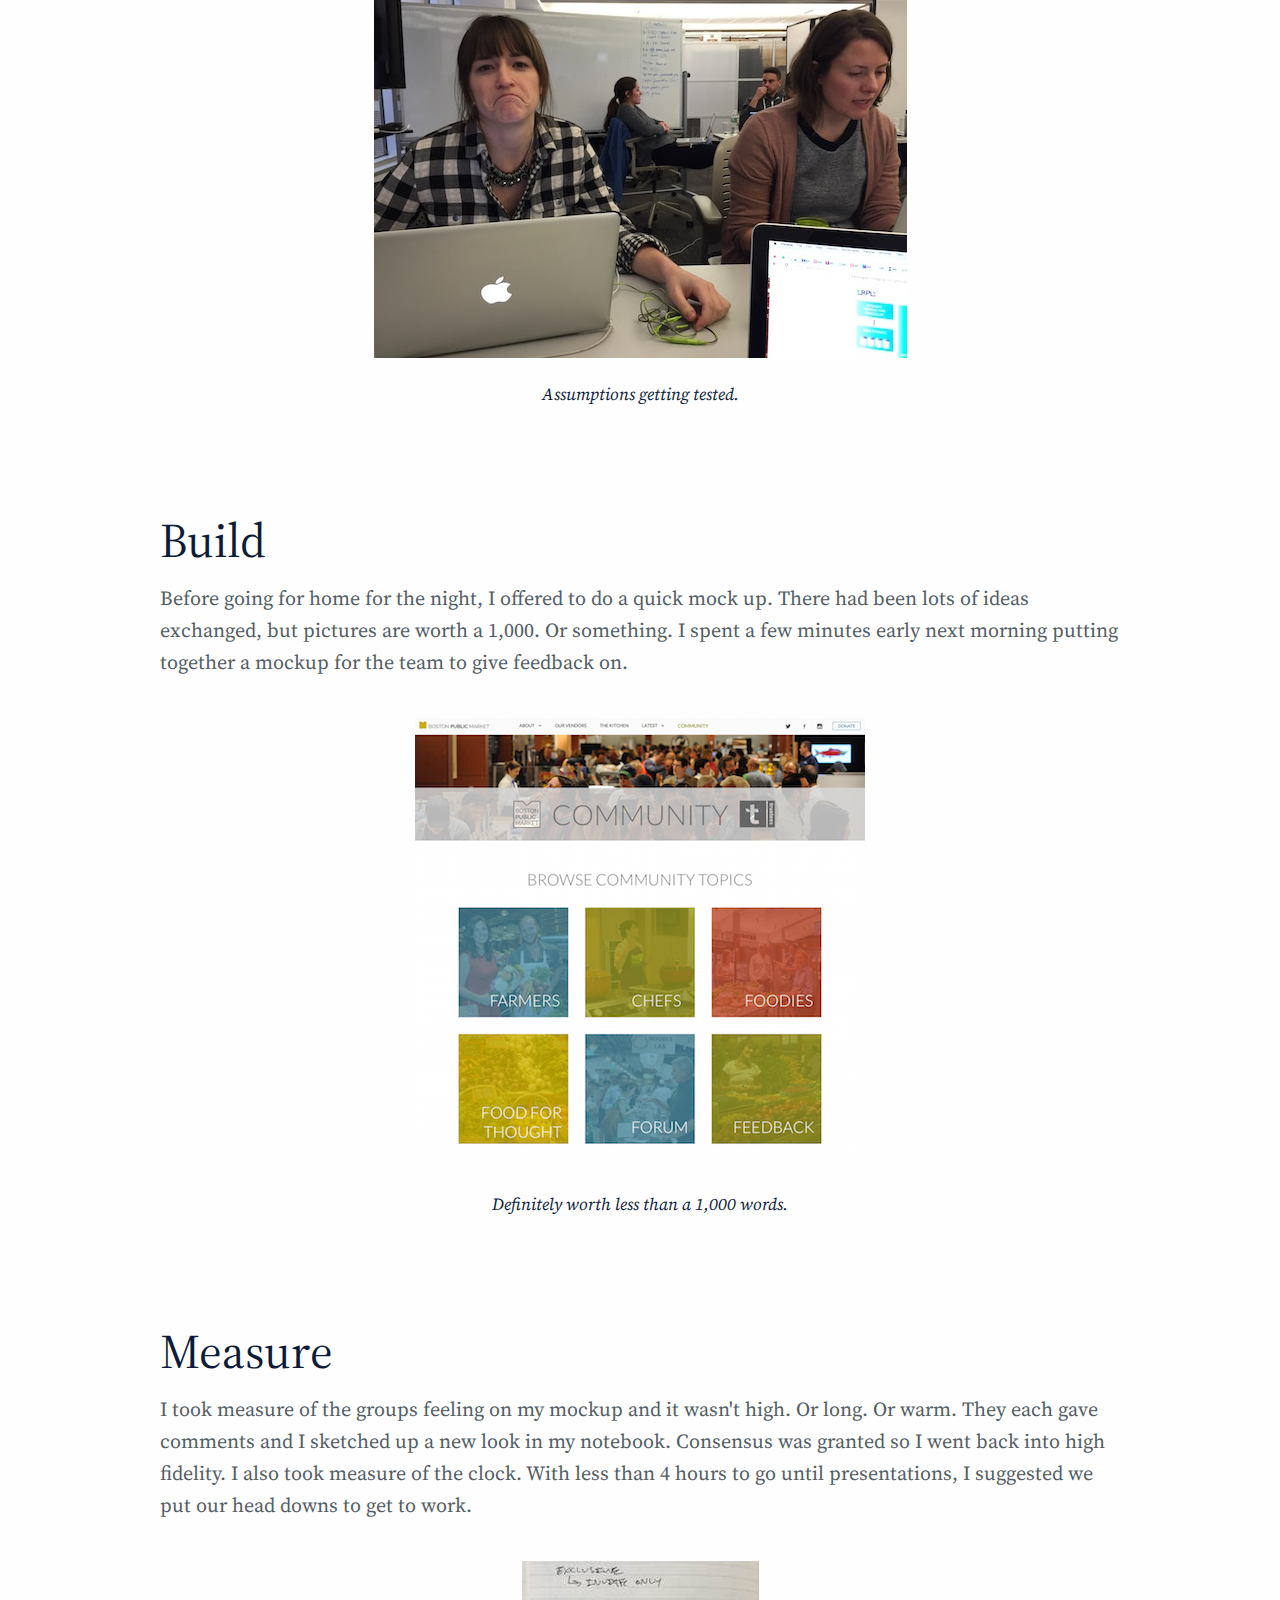
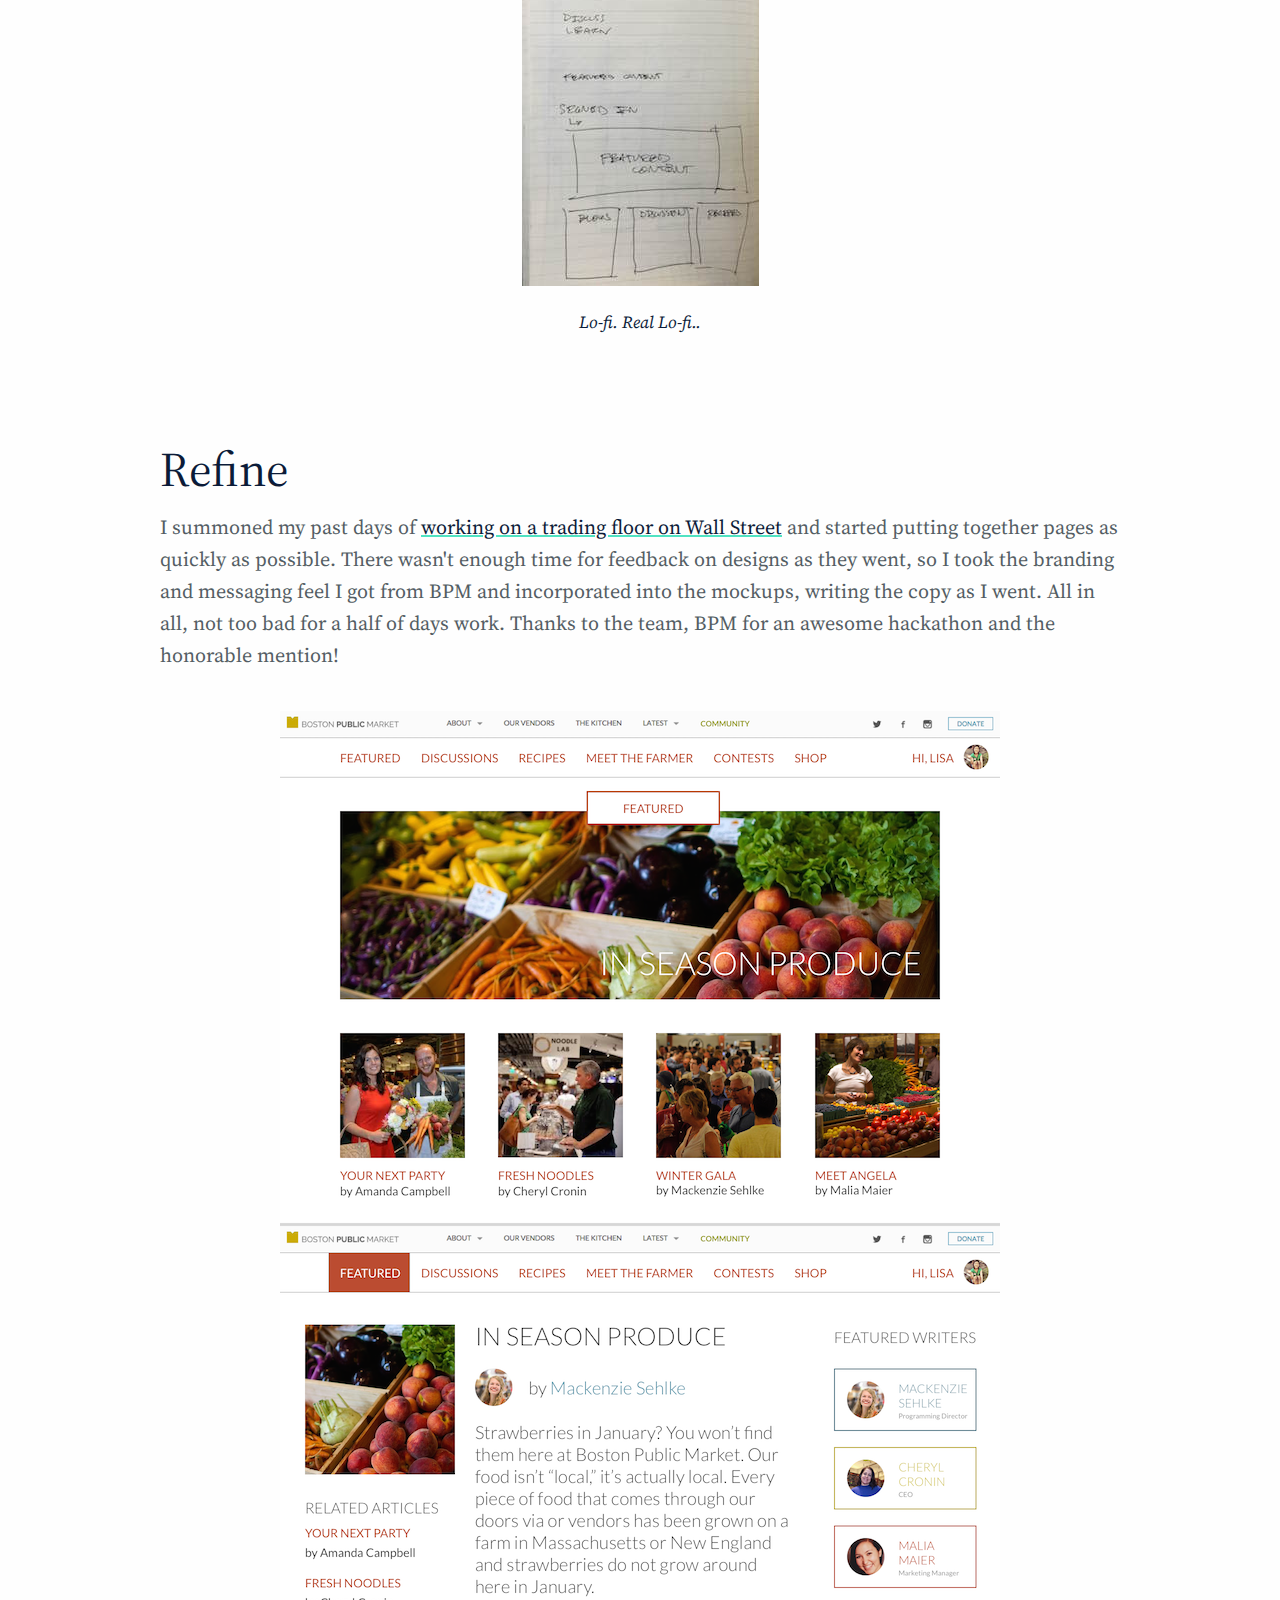
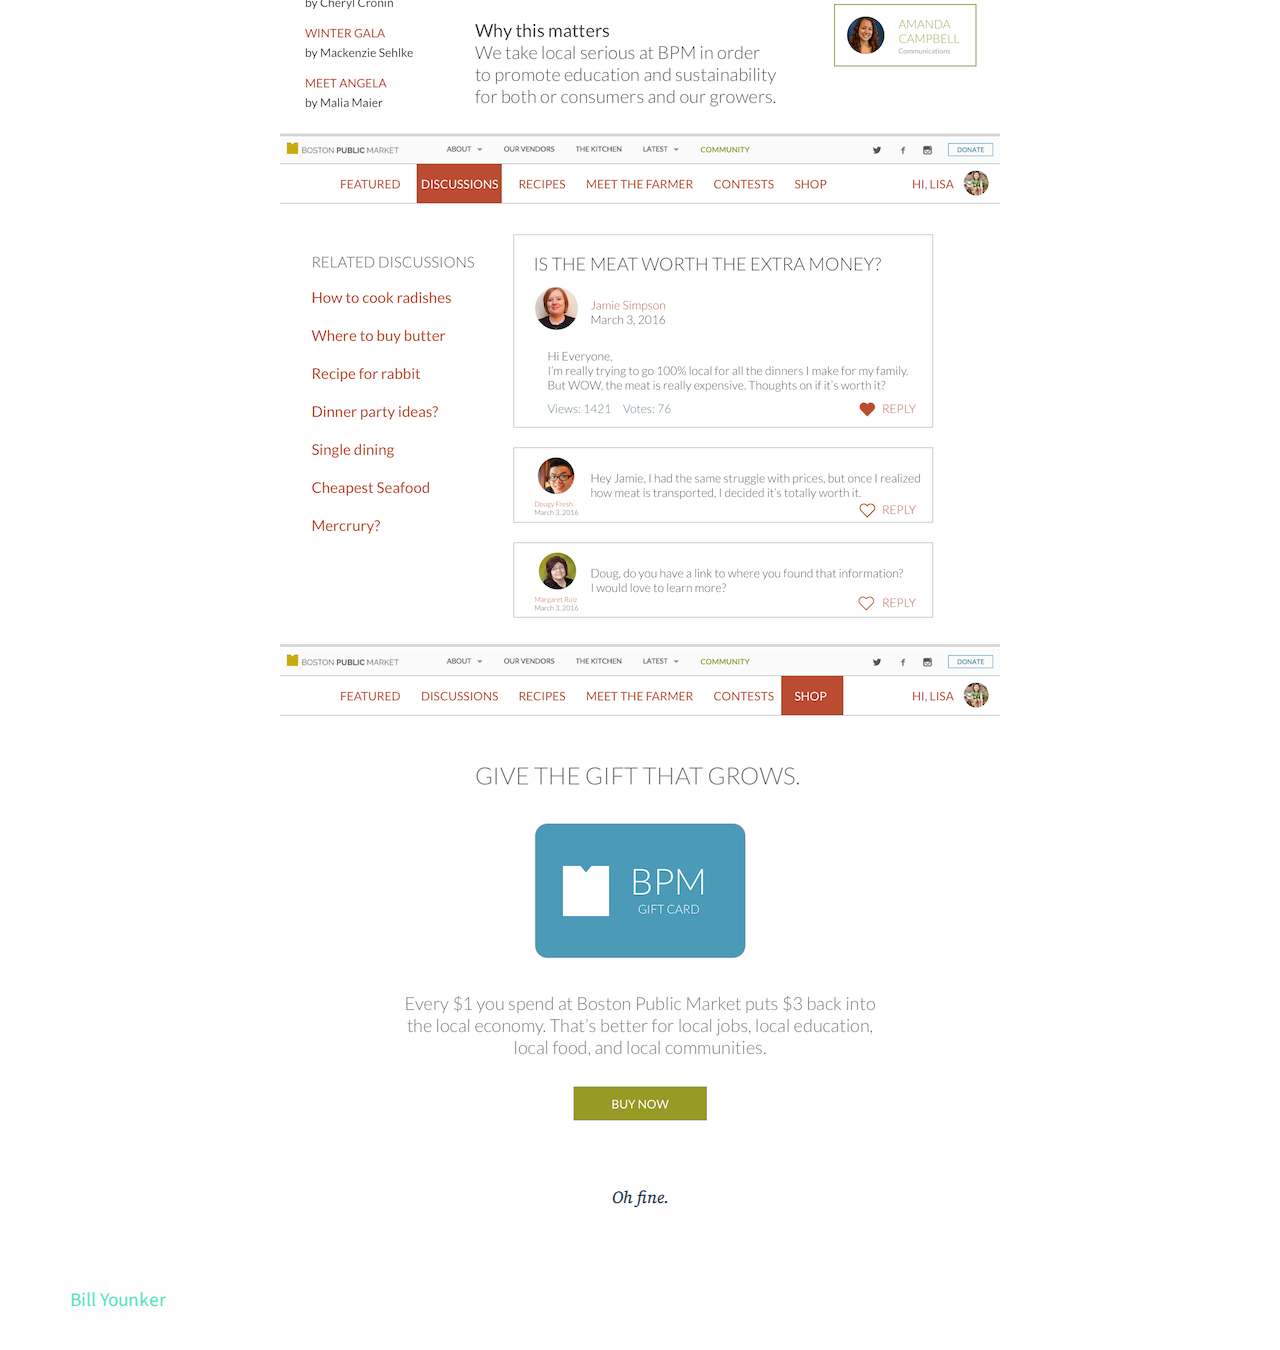
<file: IdeaHack.html>
<!doctype html>
<html class="no-js" lang="en" dir="ltr">
  <head>
    <meta charset="utf-8">
    <meta http-equiv="x-ua-compatible" content="ie=edge">
    <meta name="viewport" content="width=device-width, initial-scale=1.0">
    <title>Bill Younker Portfolio</title>
    <link rel="stylesheet" href="css/foundation.css">
    <link rel="stylesheet" href="css/app.css">
   <link rel="stylesheet" type="text/css" href="http://csshake.surge.sh/csshake.min.css">

    <!-- Global site tag (gtag.js) - Google Analytics -->
<script async src="https://www.googletagmanager.com/gtag/js?id=UA-76605589-1"></script>
<script>
  window.dataLayer = window.dataLayer || [];
  function gtag(){dataLayer.push(arguments);}
  gtag('js', new Date());

  gtag('config', 'UA-76605589-1');
</script>

   <!-- End Google Analytics Code -->


   <!-- Start of Klaviyo Code -->
   <script type="text/javascript">
  var _learnq = _learnq || [];

  _learnq.push(['account', 'k4asQe']);

  (function () {
  var b = document.createElement('script'); b.type = 'text/javascript'; b.async = true;
  b.src = ('https:' == document.location.protocol ? 'https://' : 'http://') + 'a.klaviyo.com/media/js/analytics/analytics.js';
  var a = document.getElementsByTagName('script')[0]; a.parentNode.insertBefore(b, a);
  })();
</script>
<!--End of Klaviyo Code -->

<!-- Start of Async Drift Code for Will Younker-->
<script>!function(t){function e(r){if(o[r])return o[r].exports;var n=o[r]={exports:{},id:r,loaded:!1};return t[r].call(n.exports,n,n.exports,e),n.loaded=!0,n.exports}var o={};return e.m=t,e.c=o,e.p="",e(0)}([function(t,e){!function(){var t;return t=window.driftt=window.drift=window.driftt||[],t.init?void 0:t.invoked?void(window.console&&console.error&&console.error("Driftt snippet included twice.")):(t.invoked=!0,t.methods=["identify","track","reset","debug","show","ping","page","hide","off","on"],t.factory=function(e){return function(){var o;return o=Array.prototype.slice.call(arguments),o.unshift(e),t.push(o),t}},t.methods.forEach(function(e){t[e]=t.factory(e)}),t.load=function(){var t,e,o,r;t=3e5,r=Math.ceil(new Date/t)*t,o=document.createElement("script"),o.type="text/javascript",o.async=!0,o.crossorigin="anonymous",o.src="https://js.driftt.com/include/"+r+"/e8bthz9e7p8w.js",e=document.getElementsByTagName("script")[0],e.parentNode.insertBefore(o,e)},t.SNIPPET_VERSION="0.1.0",t.load())}()}]);
//# sourceMappingURL=browser-snippet.js.map
</script>
<!-- End of Async Drift Code for Will Younker-->
  </head>
  <body>
    
    <section class="main-content">


  <!-- Navigation -->

    <section class="navigation">
      <div class="row">
        <ul>
         <li class="logo"><a href="index.html">Bill Younker</a></li>
          <li class="nav-link"><a href="about.html">About</a></li>
          <li class="nav-link"><a href="index.html#work-id">Work</a></li>
        </ul>      
      </div>
    </section>


<!-- Intro -->

    <section class="banner">

        <div class="idea-hack-banner">
        </div>

    </section>



<!-- Process -->

    <section class="process-no-top">
      <div class="row">
        <h3>Boston Public Market Idea Hack</h3>
      </div>

      <div class="row">
        <div class="subtitle">
          <h4>A 22-ish Hour Hackathon</h4>
        </div>
      </div>

      <div class="row">
        <div class="overview">
          <p>Week one of Startup Institute starts off with a bang. Day 1 you're asked to share, in front of a group of strangers, what you "suck at." The week culminates with an Idea Hack. This year's partner was <a class="p-link" href="https://bostonpublicmarket.org/">Boston Public Market (BPM)</a>
          , an exciting new market downtown Boston that has been opened for less than a year but has been 2+ decades in the making. 
          </p>

        </div>
      </div>


 
      <div class="row">
        <h3>Gathering</h3>
      </div>


      <div class="row">
        <div class="overview">
          <p>BPM invited us into their space and gave us an overview of their mission, vision, and specific constraints as a <a class="p-link" href="https://bostonpublicmarket.org/about#about-the-association">non-profit facilitating for profit businesses</a>. They asked to help generate awareness about their brand and to attract both digital and foot traffic. BPM was happy with their own branding, but expressed the challenges of telling the BPM story aloingside the stories and brandings of the 40 unique vendors. 
          </p>
          <p>
          Our team decided to spend the first hour or so walking around the space, talking to vendors, picking up paper handouts, and asking visitors what brought them to the market. 
          <div class="bpm-vendor">
          </div>
          <figcaption>Observin'.</figcaption>
        </div>
      </div>


      


      <div class="row">
        <h3>Ideate</h3>
      </div>


      <div class="row">
        <div class="overview">
          <p>Our team headed back to our space <a class="p-link" href="http://boston.cic.us/"> at 50 Milk</a> and began brainstorming what the biggest challenges were facing BPM. Once we had that list scoped out, we moved on to possible solutions for the problem. 
          </p>
          <div class="bpm-whiteboard">
          </div>
          <figcaption>Whiteboarding. Classic.</figcaption>
        </div>
      </div>

      


      <div class="row">
        <h3>Test</h3>
      </div>

      <div class="row">
        <div class="overview">
          <p>Part of our scope included ensuring what we recommended to BPM was implementable on their end without prohibitive costs and time. We used this parameter to immediately throw out some of the solutions we proposed. At the end of a long day, we came to the conclusion that there simply wasn't enough data to propose changes to their current website, so we instead chose to focus on something they asked for: a virtual community.  
          </p>
          <div class="bpm-assumptions">
          </div>
          <figcaption>Assumptions getting tested.</figcaption>
        </div>
      </div>




      <div class="row">
        <h3>Build</h3>
      </div>

      <div class="row">
        <div class="overview">
          <p>Before going for home for the night, I offered to do a quick mock up. There had been lots of ideas exchanged, but pictures are worth a 1,000. Or something. I spent a few minutes early next morning putting together a mockup for the team to give feedback on.  
          </p>
          <div class="bpm-build">
          </div>
          <figcaption>Definitely worth less than a 1,000 words.</figcaption>
        </div>
      </div>


   

      <div class="row">
        <h3>Measure</h3>
      </div>

      <div class="row">
        <div class="overview">
          <p>I took measure of the groups feeling on my mockup and it wasn't high. Or long. Or warm. They each gave comments and I sketched up a new look in my notebook. Consensus was granted so I went back into high fidelity. I also took measure of the clock. With less than 4 hours to go until presentations, I suggested we put our head downs to get to work.   
          </p>
          <div class="bpm-lofi">
          </div>
          <figcaption>Lo-fi. Real Lo-fi..</figcaption>
        </div>
      </div>

      


      <div class="row">
        <h3>Refine</h3>
      </div>

      <div class="row">
        <div class="overview">
          <p>I summoned my past days of <a class="p-link" href="http://media.treehugger.com/assets/images/2013/07/data.jpeg"> working on a trading floor on Wall Street</a> and started putting together pages as quickly as possible. There wasn't enough time for feedback on designs as they went, so I took the branding and messaging feel I got from BPM and incorporated into the mockups, writing the copy as I went. All in all, not too bad for a half of days work. Thanks to the team, BPM for an awesome hackathon and the honorable mention!
          </p>
          <div class="bpm-refine">
          </div>
          <figcaption>Oh fine.</figcaption>
        </div>
      </div>



    <!-- Footer -->

    <section class="footer">
      <div class="row-footer">
          <ul>
           <li class="logo-footer"><a href="index.html">Bill Younker</a></li>
          </ul>      
        </div>
    </section>

  </section>
  </body>
</html>
</file>
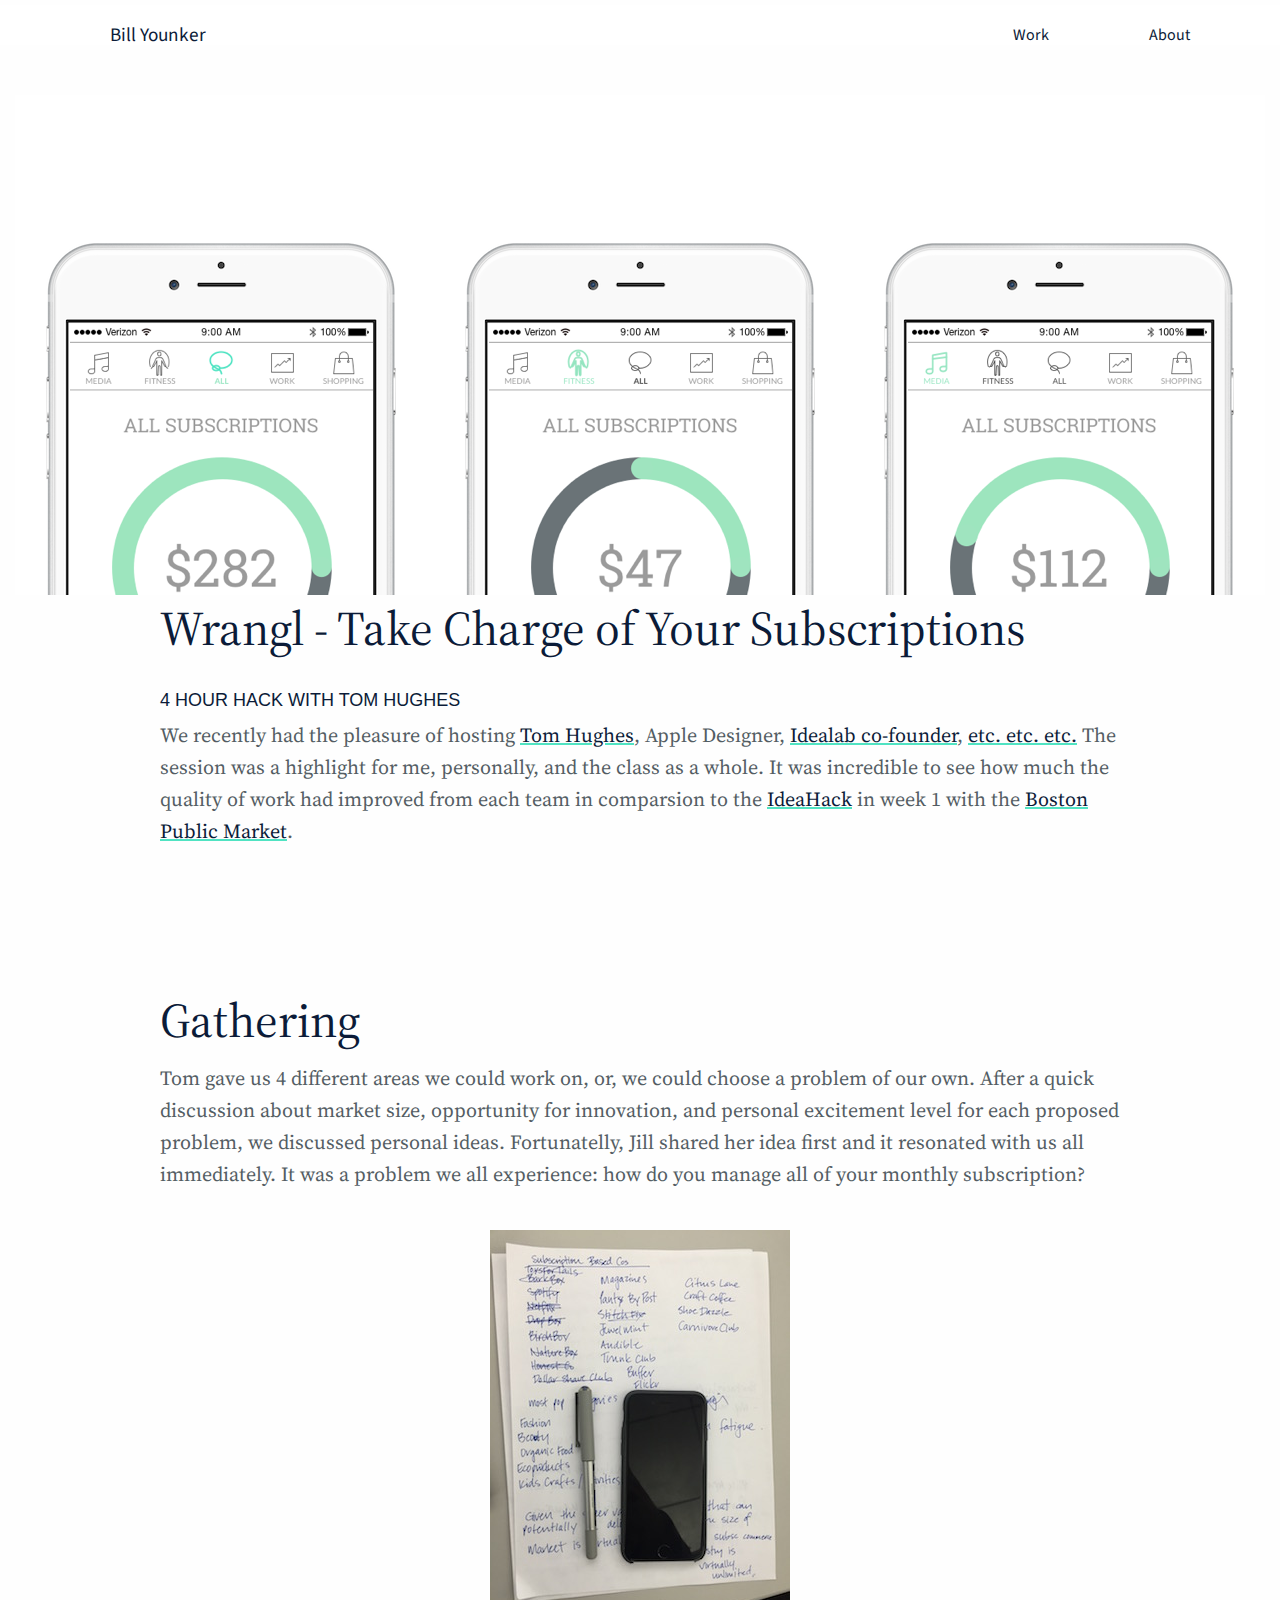
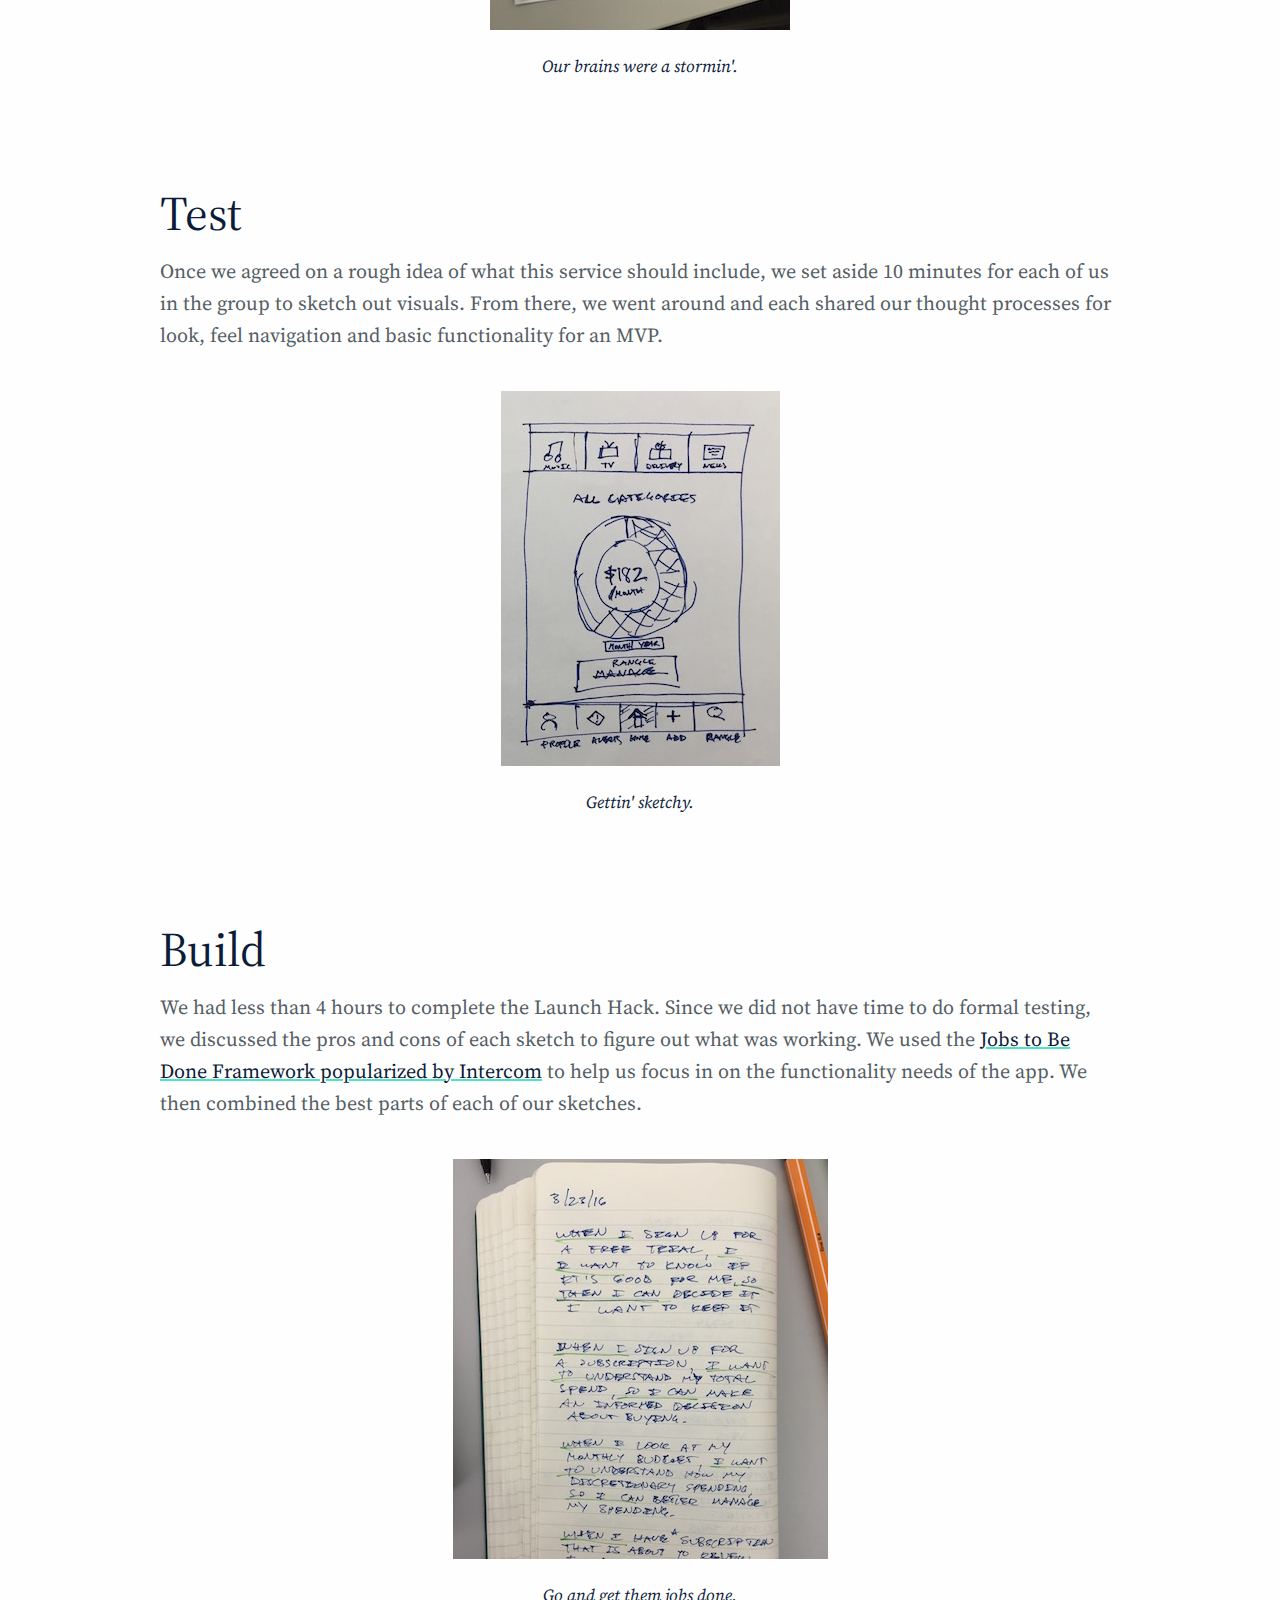
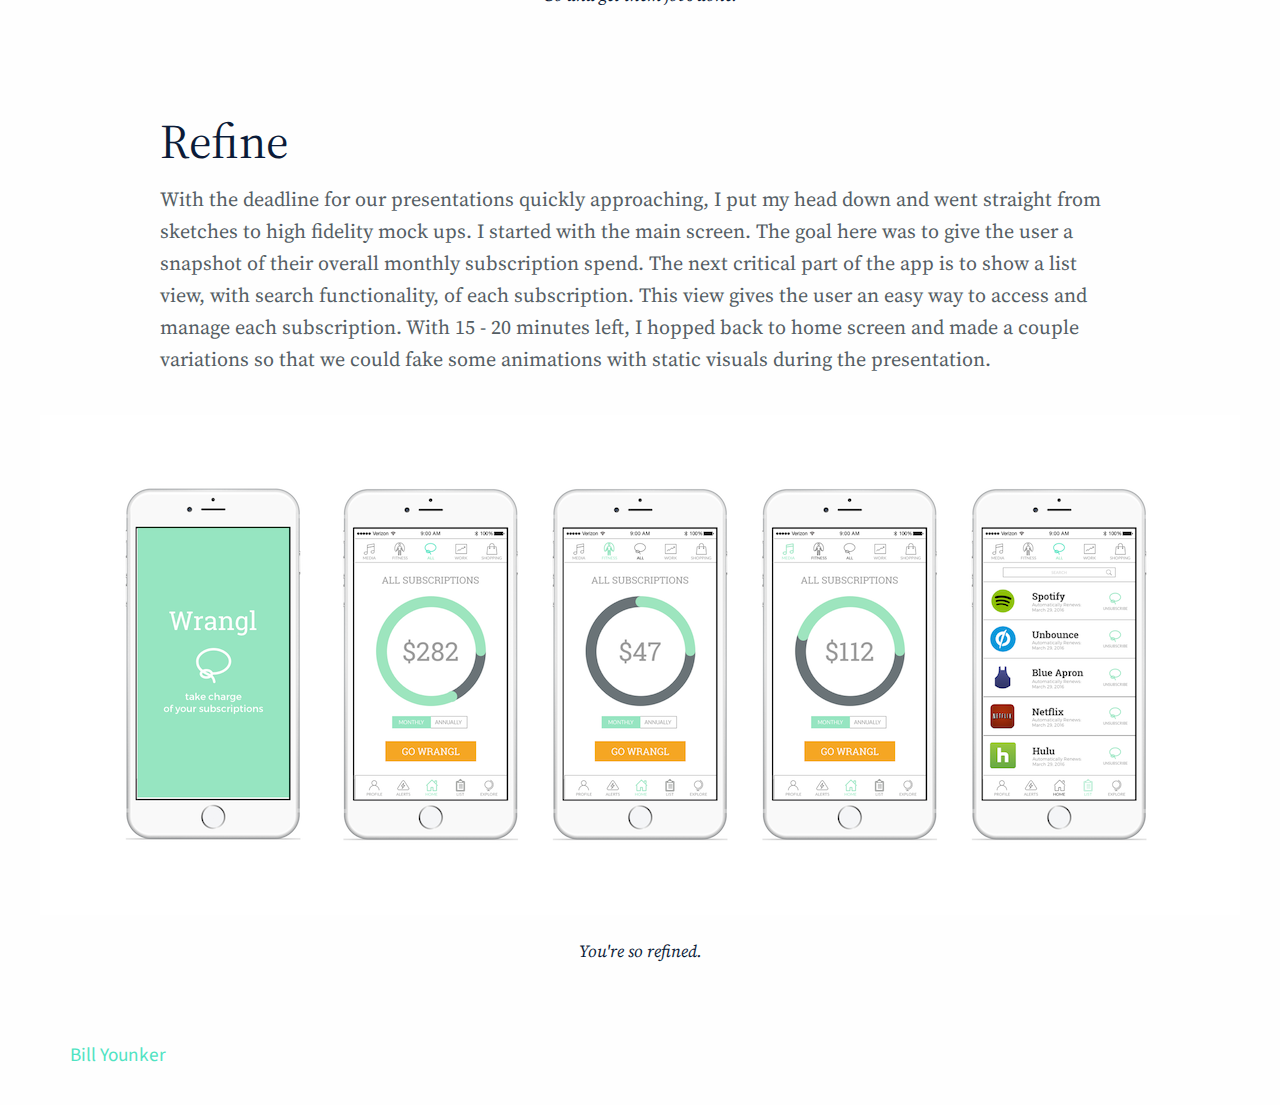
<file: LaunchHack.html>
<!doctype html>
<html class="no-js" lang="en" dir="ltr">
  <head>
    <meta charset="utf-8">
    <meta http-equiv="x-ua-compatible" content="ie=edge">
    <meta name="viewport" content="width=device-width, initial-scale=1.0">
    <title>Bill Younker Portfolio</title>
    <link rel="stylesheet" href="css/foundation.css">
    <link rel="stylesheet" href="css/app.css">
   <link rel="stylesheet" type="text/css" href="http://csshake.surge.sh/csshake.min.css">

<!-- Global site tag (gtag.js) - Google Analytics -->
<script async src="https://www.googletagmanager.com/gtag/js?id=UA-76605589-1"></script>
<script>
  window.dataLayer = window.dataLayer || [];
  function gtag(){dataLayer.push(arguments);}
  gtag('js', new Date());

  gtag('config', 'UA-76605589-1');
</script>

   <!-- End Google Analytics Code -->


   <!-- Start of Klaviyo Code -->
   <script type="text/javascript">
  var _learnq = _learnq || [];

  _learnq.push(['account', 'k4asQe']);

  (function () {
  var b = document.createElement('script'); b.type = 'text/javascript'; b.async = true;
  b.src = ('https:' == document.location.protocol ? 'https://' : 'http://') + 'a.klaviyo.com/media/js/analytics/analytics.js';
  var a = document.getElementsByTagName('script')[0]; a.parentNode.insertBefore(b, a);
  })();
</script>
<!--End of Klaviyo Code -->

<!-- Start of Async Drift Code for Will Younker-->
<script>!function(t){function e(r){if(o[r])return o[r].exports;var n=o[r]={exports:{},id:r,loaded:!1};return t[r].call(n.exports,n,n.exports,e),n.loaded=!0,n.exports}var o={};return e.m=t,e.c=o,e.p="",e(0)}([function(t,e){!function(){var t;return t=window.driftt=window.drift=window.driftt||[],t.init?void 0:t.invoked?void(window.console&&console.error&&console.error("Driftt snippet included twice.")):(t.invoked=!0,t.methods=["identify","track","reset","debug","show","ping","page","hide","off","on"],t.factory=function(e){return function(){var o;return o=Array.prototype.slice.call(arguments),o.unshift(e),t.push(o),t}},t.methods.forEach(function(e){t[e]=t.factory(e)}),t.load=function(){var t,e,o,r;t=3e5,r=Math.ceil(new Date/t)*t,o=document.createElement("script"),o.type="text/javascript",o.async=!0,o.crossorigin="anonymous",o.src="https://js.driftt.com/include/"+r+"/e8bthz9e7p8w.js",e=document.getElementsByTagName("script")[0],e.parentNode.insertBefore(o,e)},t.SNIPPET_VERSION="0.1.0",t.load())}()}]);
//# sourceMappingURL=browser-snippet.js.map
</script>
<!-- End of Async Drift Code for Will Younker-->
  </head>
  <body>
    
    <section class="main-content">


  <!-- Navigation -->

    <section class="navigation">
      <div class="row">
        <ul>
         <li class="logo"><a href="index.html">Bill Younker</a></li>
          <li class="nav-link"><a href="about.html">About</a></li>
          <li class="nav-link"><a href="index.html#work-id">Work</a></li>
        </ul>      
      </div>
    </section>


<!-- Intro -->



         <!--     <div class="large-4 columns">
                <div class="banner-box">
                  <div class="row">
                    <div class="banner-content">
                      <div class="banner-content-header">
                          <h3>Launch Hack with Tom Hughes</h3>
                            <div class="banner-content-description">
                              <ul>
                                <li><strong>Objective:</strong> Brainstorm, Mockup, and Present a solution in 4 hours </li>
                                <li><strong>Team Members:</strong>  Lia, Jonathon, Alex, Jill</li>
                                <li><strong>Role:</strong> Design</li>
                                <li><strong>Deliverables:</strong> App Screen Mockups</li>
                            </div>
                      </div>
                    </div>
                  </div>
                </div>
              </div>  
      -->
    <section class="banner">
    
      <div class="large-12 columns">
        <div class="launchHack-banner">
        </div>
      </div>

    </section>



<!-- Process -->

    <section class="process-no-top">
      <div class="row">
        <h3>Wrangl - Take Charge of Your Subscriptions</h3>
      </div>

      <div class="row">
        <div class="subtitle">
          <h4>4 Hour Hack with Tom Hughes
          </h4>
        </div>
      </div>

      <div class="row">
        <div class="overview">
          <p>We recently had the pleasure of hosting <a class="p-link" href="http://www.forbes.com/sites/philjohnson/2013/03/26/when-great-design-ruled-the-world/#464d58956867">Tom Hughes</a>, Apple Designer, <a class="p-link" href="http://www.idealab.com/">Idealab co-founder</a>, <a class="p-link" href="https://www.linkedin.com/in/tom-hughes-49040b">etc. etc. etc.</a> The session was a highlight for me, personally, and the class as a whole. It was incredible to see how much the quality of work had improved from each team in comparsion to the <a class="p-link" href="IdeaHack.html">IdeaHack</a> in week 1 with the <a class="p-link" href="https://bostonpublicmarket.org/">Boston Public Market</a>. 
          </p>
        </div>
      </div>

      

      <div class="row">
        <h3>Gathering</h3>
      </div>

     

      <div class="row">
        <div class="overview">
          <p>Tom gave us 4 different areas we could work on, or, we could choose a problem of our own. After a quick discussion about market size, opportunity for innovation, and personal excitement level for each proposed problem, we discussed personal ideas. Fortunatelly, Jill shared her idea first and it resonated with us all immediately. It was a problem we all experience: how do you manage all of your monthly subscription?
          </p>
          <div class="wrangl-brainstorm">
          </div>
          <figcaption>Our brains were a stormin'.</figcaption>
        </div>
      </div>




      <div class="row">
        <h3>Test</h3>
      </div>

      <div class="row">
        <div class="overview">
          <p>Once we agreed on a rough idea of what this service should include, we set aside 10 minutes for each of us in the group to sketch out visuals. From there, we went around and each shared our thought processes for look, feel navigation and basic functionality for an MVP. 
          </p>
          <div class="wrangl-build">
          </div>
          <figcaption>Gettin' sketchy.</figcaption>
        </div>
      </div>

      
 

      <div class="row">
        <h3>Build</h3>
      </div>

      <div class="row">
        <div class="overview">
          <p>We had less than 4 hours to complete the Launch Hack. Since we did not have time to do formal testing, we discussed the pros and cons of each sketch to figure out what was working. We used the <a class="p-link" href="#">Jobs to Be Done Framework popularized by Intercom</a> to help us focus in on the functionality needs of the app. We then combined the best parts of each of our sketches. 
          </p>
          <div class="wrangl-test">
          </div>
          <figcaption>Go and get them jobs done.</figcaption>
        </div>
      </div>


 

      <div class="row">
        <h3>Refine</h3>
      </div>

      <div class="row">
        <div class="overview">
          <p>With the deadline for our presentations quickly approaching, I put my head down and went straight from sketches to high fidelity mock ups. I started with the main screen. The goal here was to give the user a snapshot of their overall monthly subscription spend. The next critical part of the app is to show a list view, with search functionality, of each subscription. This view gives the user an easy way to access and manage each subscription. With 15 - 20 minutes left, I hopped back to home screen and made a couple variations so that we could fake some animations with static visuals during the presentation.    
          </p>
          <div class="wrangl-refine">
          </div>
          <figcaption>You're so refined.</figcaption>
        </div>
      </div>


    <!-- Footer -->

    <section class="footer">
      <div class="row-footer">
          <ul>
           <li class="logo-footer"><a href="index.html">Bill Younker</a></li>
          </ul>      
        </div>
    </section>

  </section>
  </body>
</html>
</file>
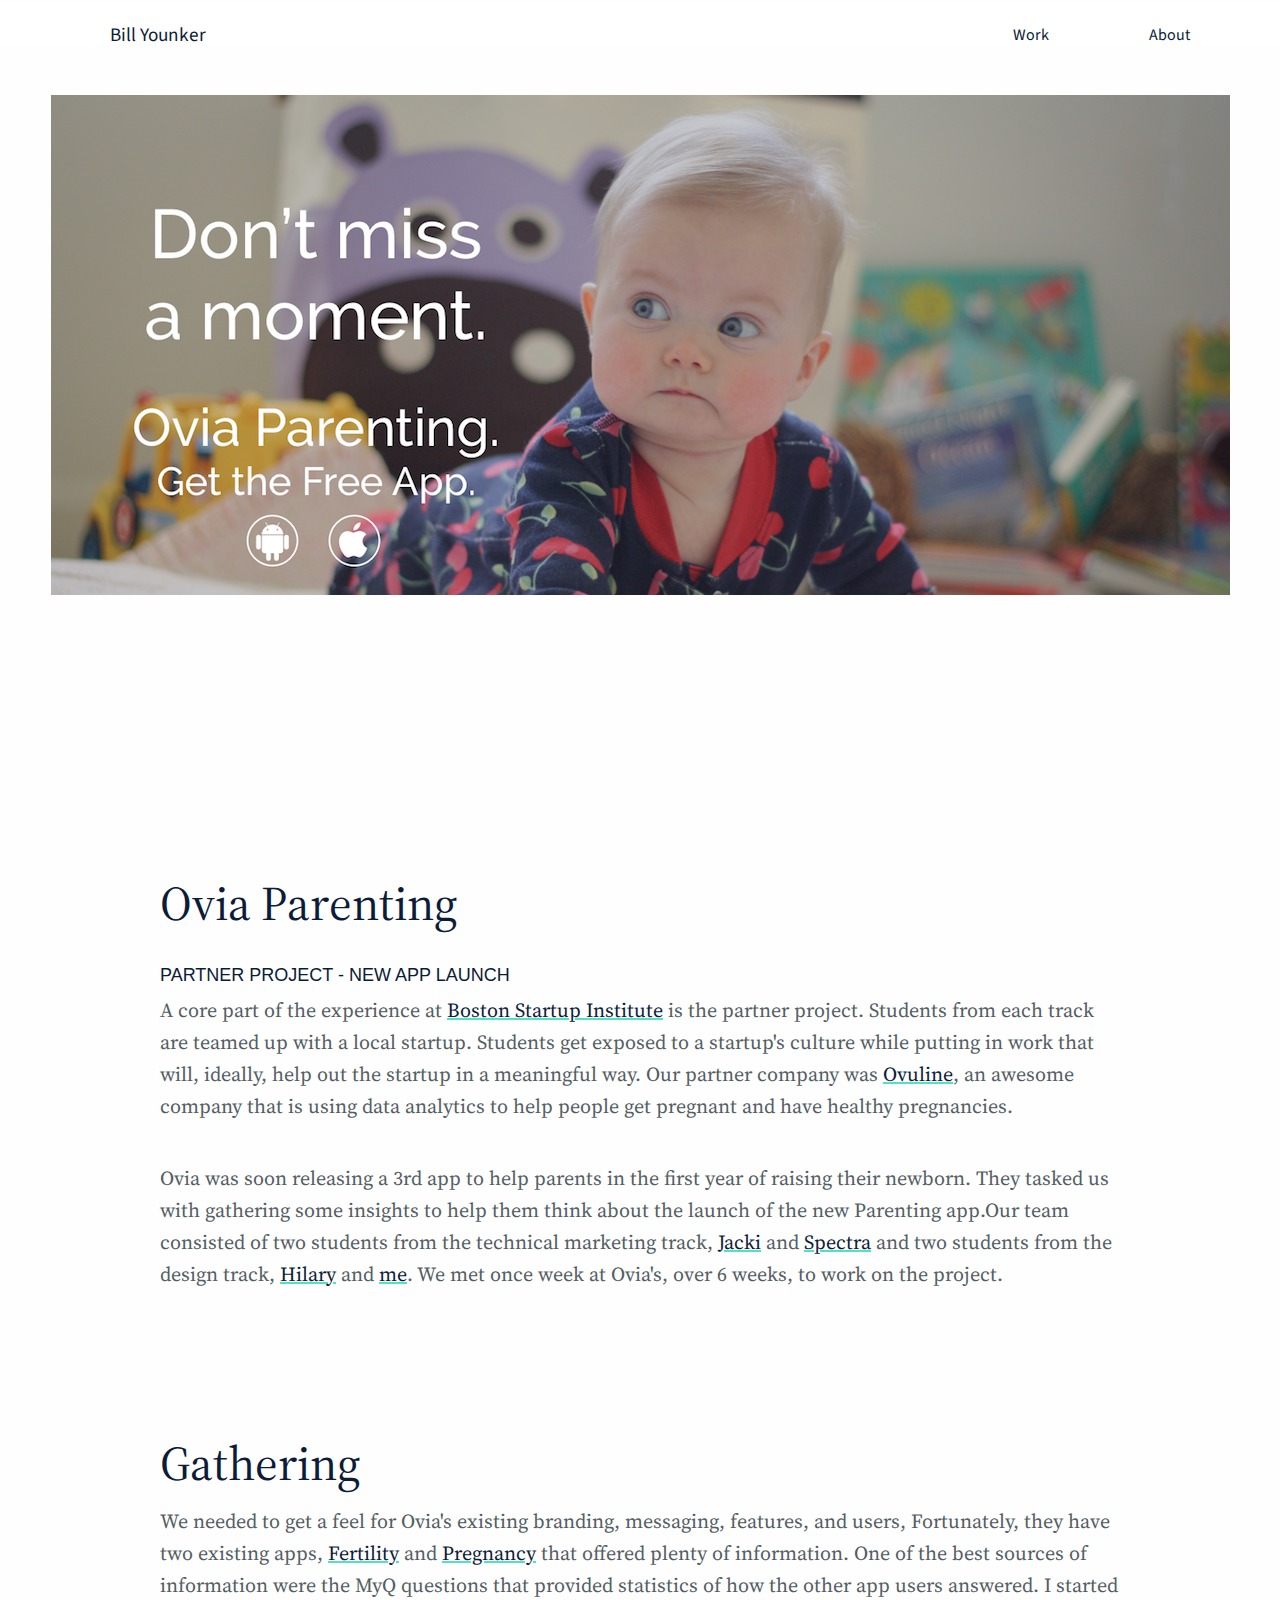
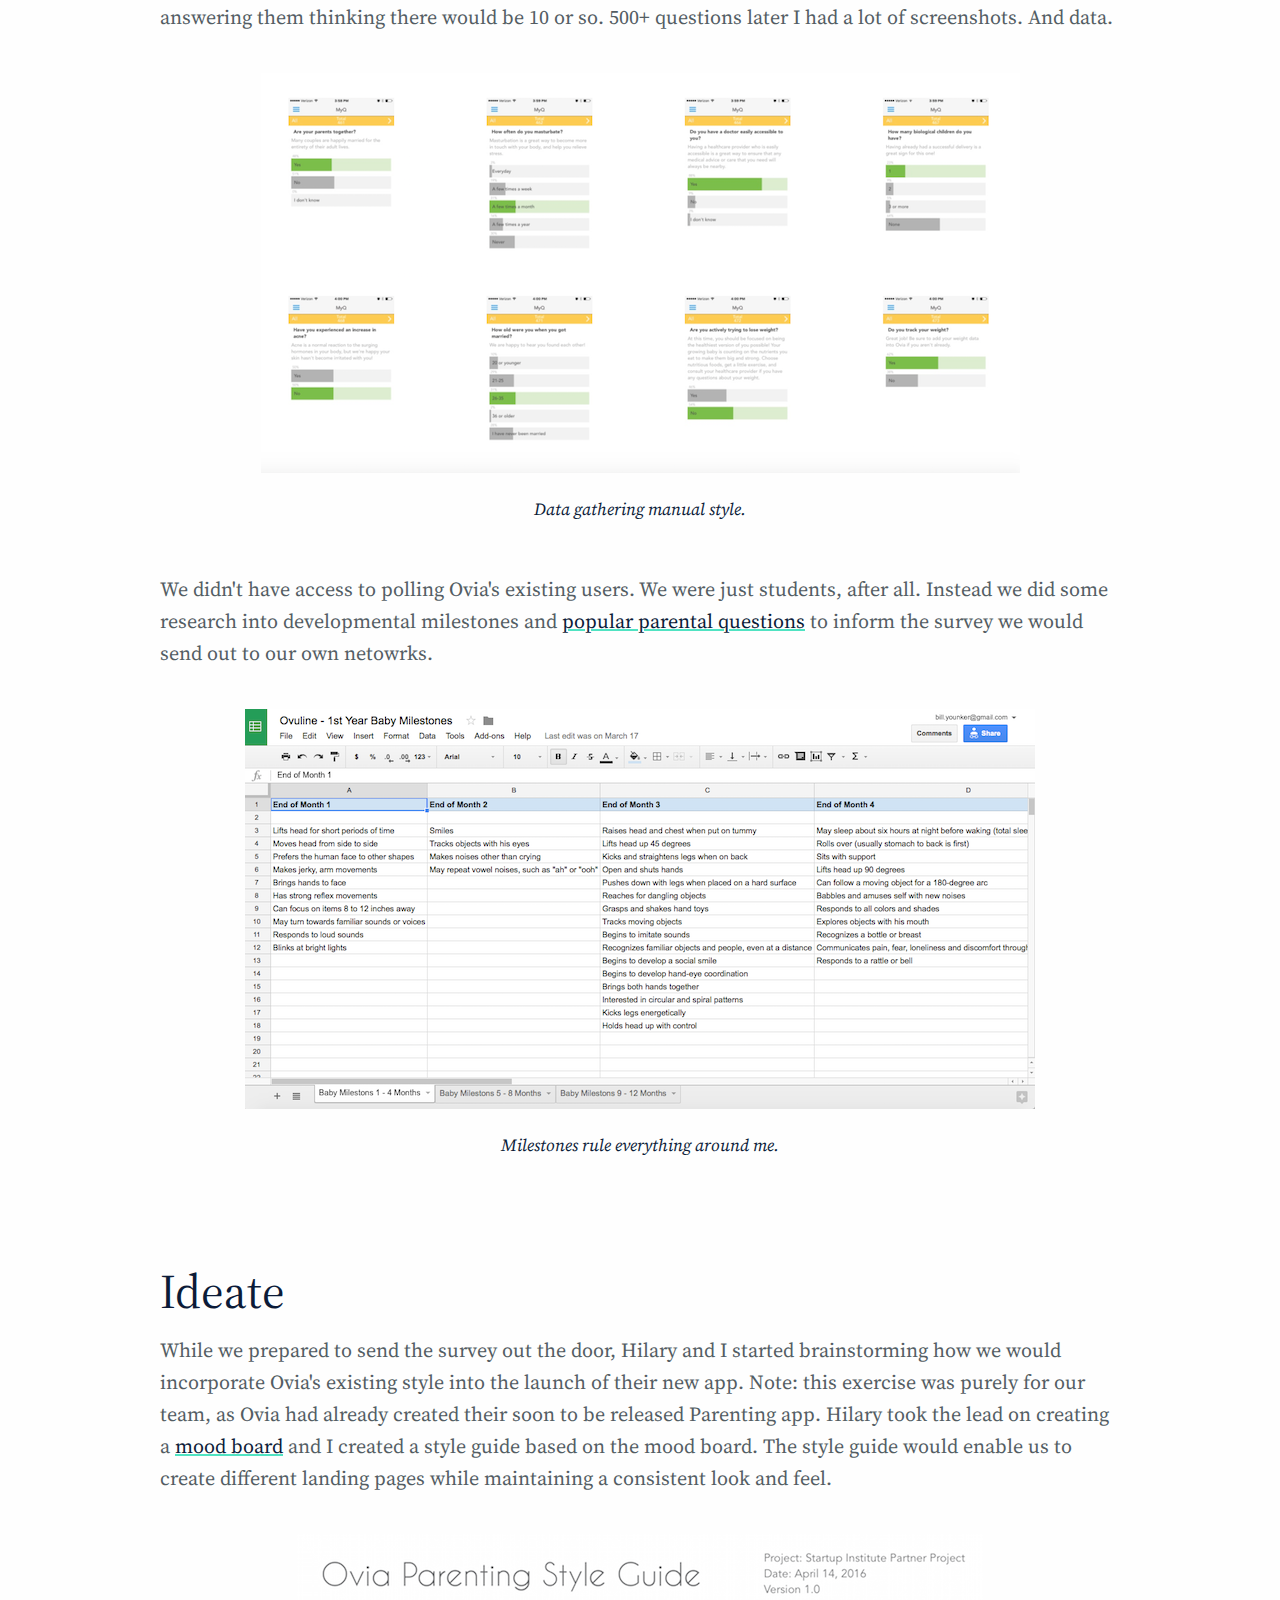
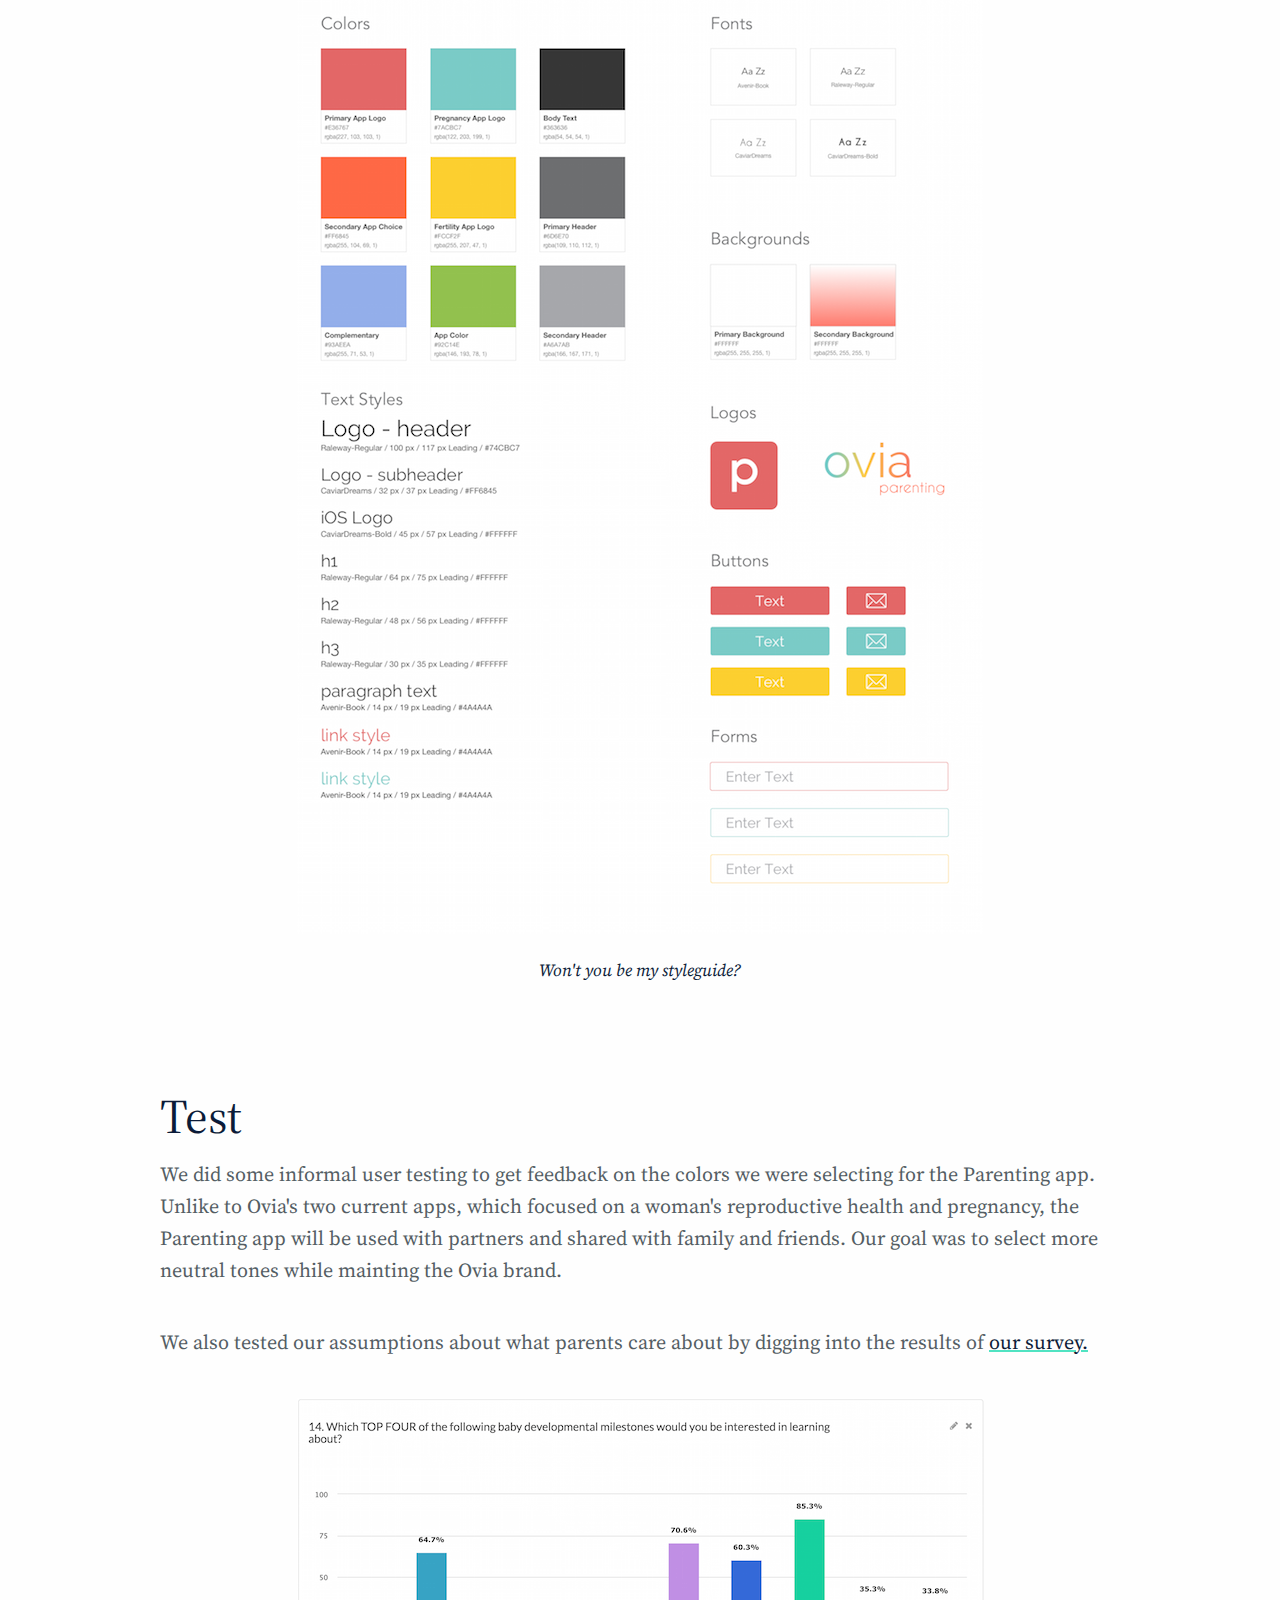
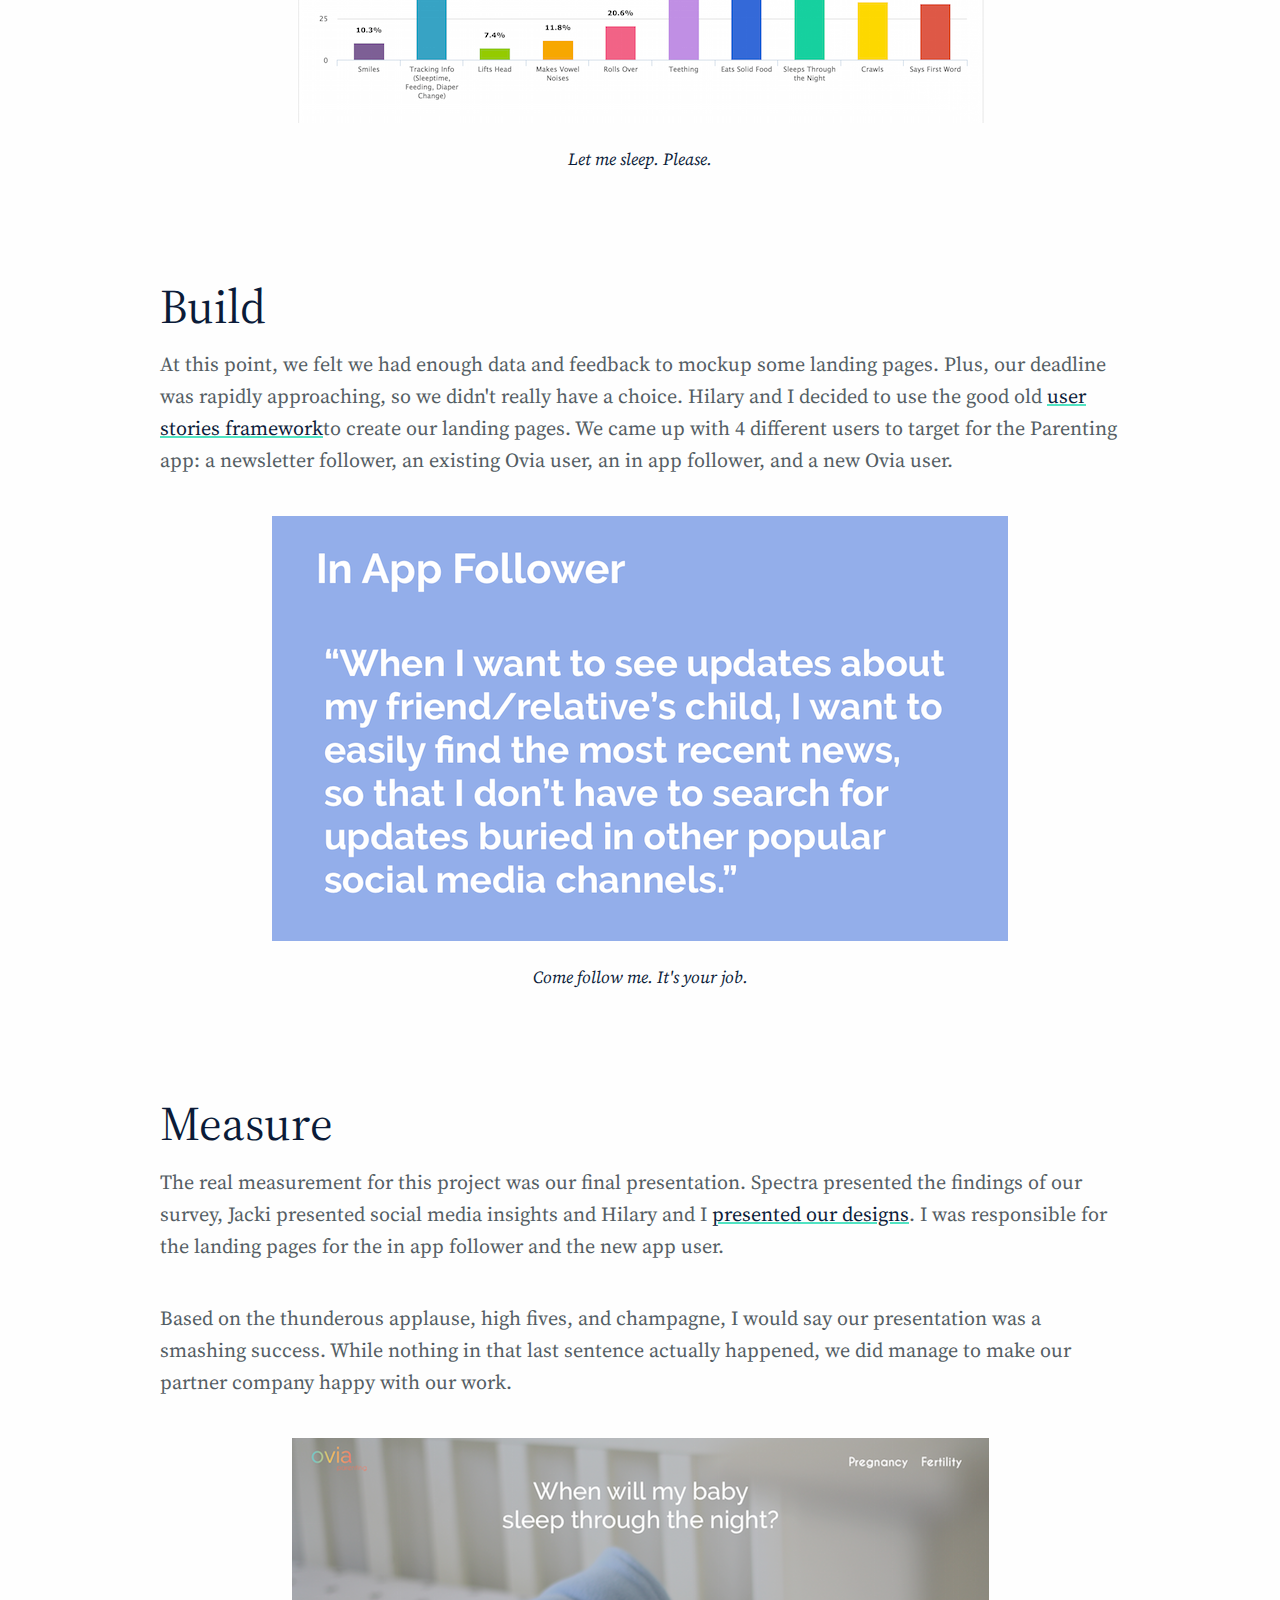
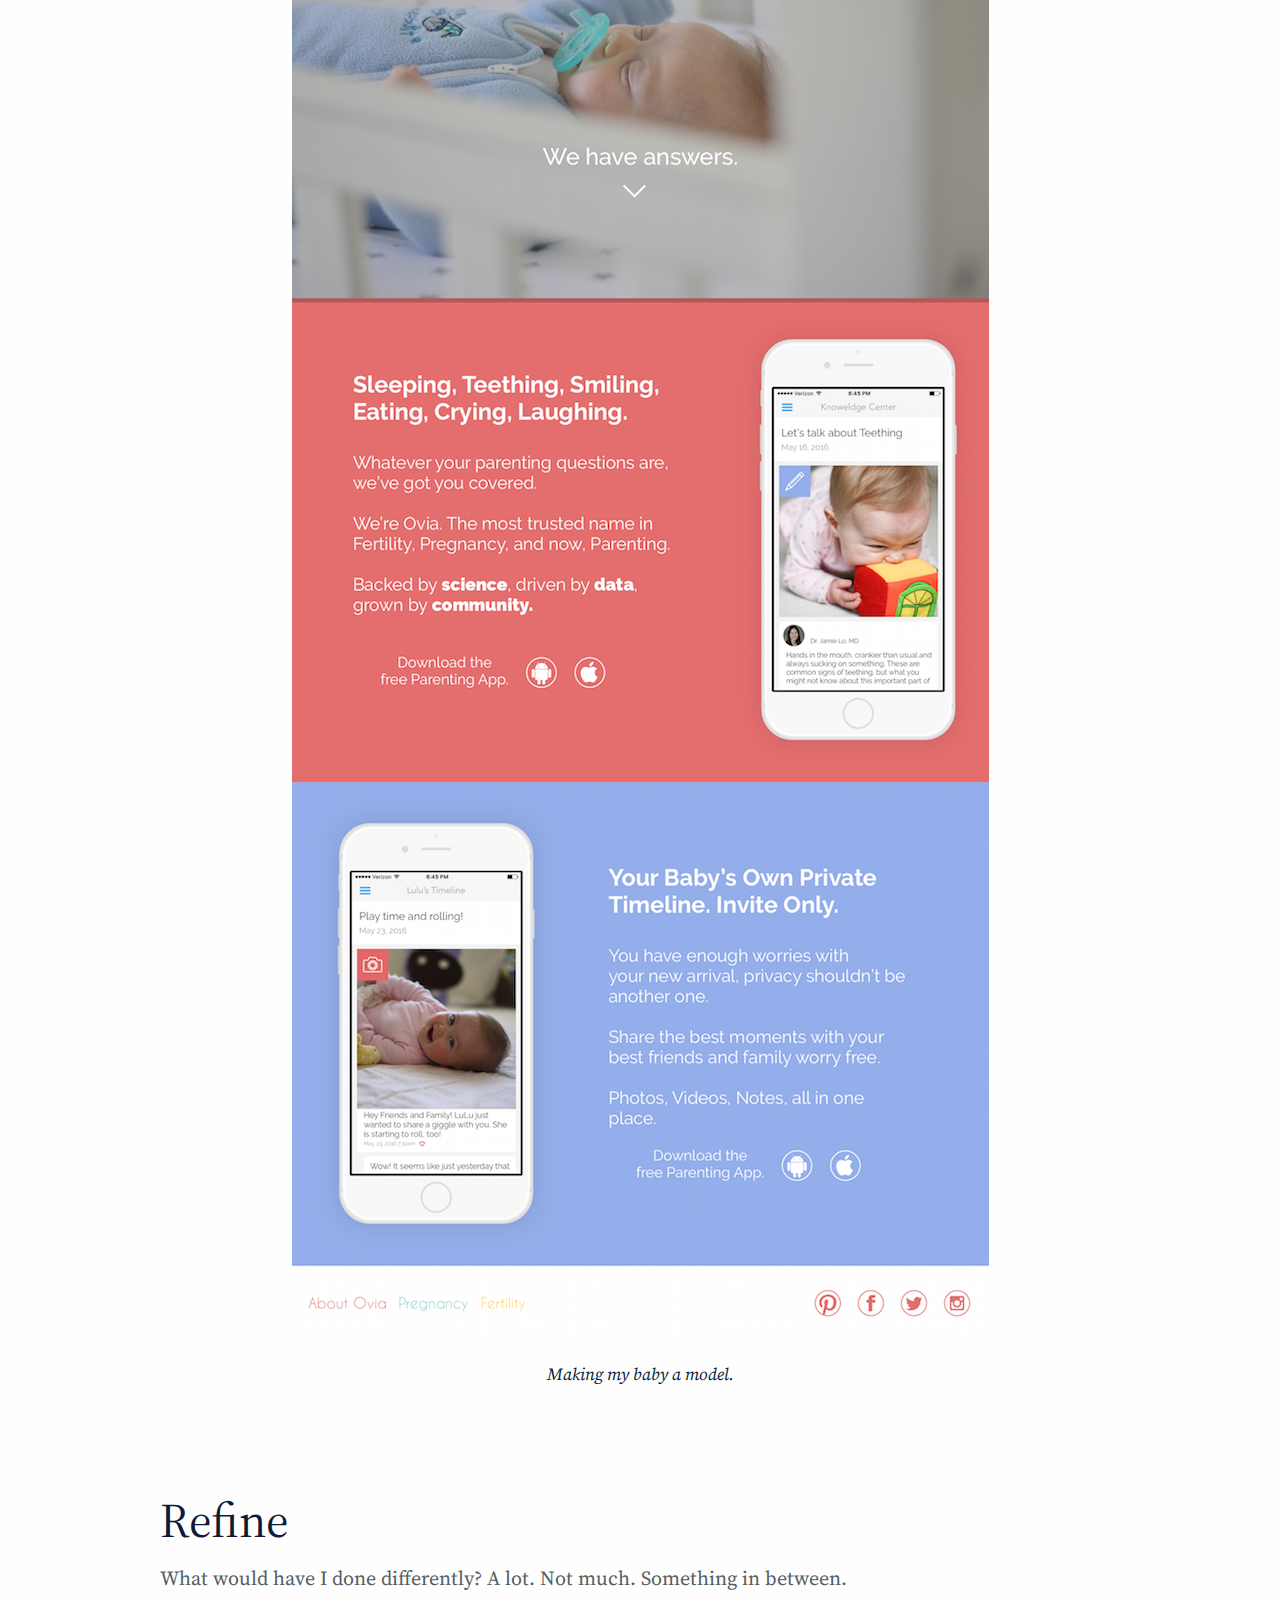
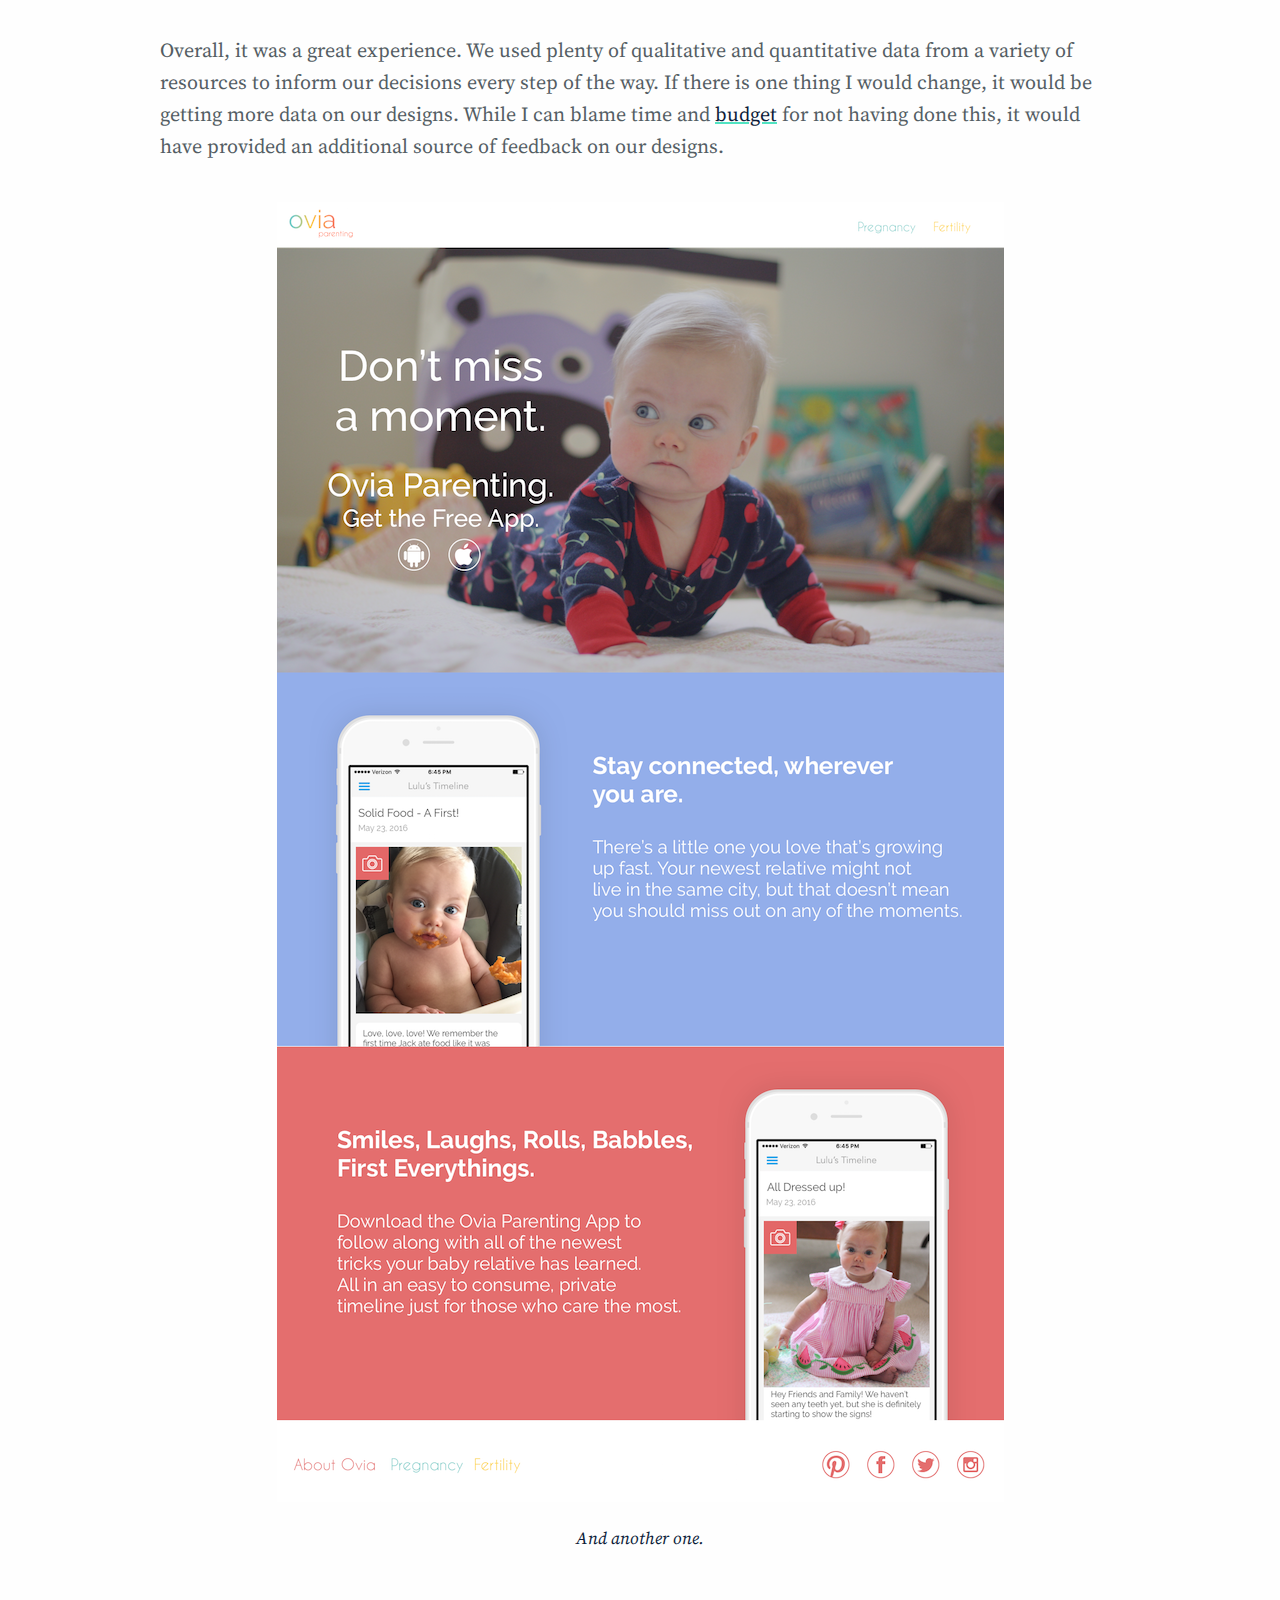
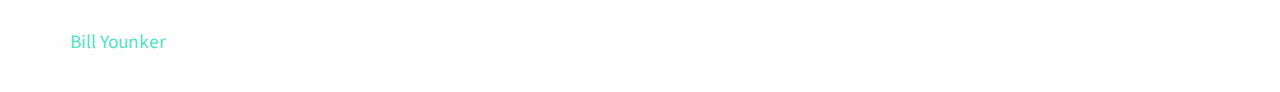
<file: PartnerProject.html>
<!doctype html>
<html class="no-js" lang="en" dir="ltr">
  <head>
    <meta charset="utf-8">
    <meta http-equiv="x-ua-compatible" content="ie=edge">
    <meta name="viewport" content="width=device-width, initial-scale=1.0">
    <title>Bill Younker Portfolio</title>
    <link rel="stylesheet" href="css/foundation.css">
    <link rel="stylesheet" href="css/app.css">
   <link rel="stylesheet" type="text/css" href="http://csshake.surge.sh/csshake.min.css">

  
  <!-- Global site tag (gtag.js) - Google Analytics -->
<script async src="https://www.googletagmanager.com/gtag/js?id=UA-76605589-1"></script>
<script>
  window.dataLayer = window.dataLayer || [];
  function gtag(){dataLayer.push(arguments);}
  gtag('js', new Date());

  gtag('config', 'UA-76605589-1');
</script>

   <!-- End Google Analytics Code -->


   <!-- Start of Klaviyo Code -->
   <script type="text/javascript">
  var _learnq = _learnq || [];

  _learnq.push(['account', 'k4asQe']);

  (function () {
  var b = document.createElement('script'); b.type = 'text/javascript'; b.async = true;
  b.src = ('https:' == document.location.protocol ? 'https://' : 'http://') + 'a.klaviyo.com/media/js/analytics/analytics.js';
  var a = document.getElementsByTagName('script')[0]; a.parentNode.insertBefore(b, a);
  })();
</script>
<!--End of Klaviyo Code -->

<!-- Start of Async Drift Code for Will Younker-->
<script>!function(t){function e(r){if(o[r])return o[r].exports;var n=o[r]={exports:{},id:r,loaded:!1};return t[r].call(n.exports,n,n.exports,e),n.loaded=!0,n.exports}var o={};return e.m=t,e.c=o,e.p="",e(0)}([function(t,e){!function(){var t;return t=window.driftt=window.drift=window.driftt||[],t.init?void 0:t.invoked?void(window.console&&console.error&&console.error("Driftt snippet included twice.")):(t.invoked=!0,t.methods=["identify","track","reset","debug","show","ping","page","hide","off","on"],t.factory=function(e){return function(){var o;return o=Array.prototype.slice.call(arguments),o.unshift(e),t.push(o),t}},t.methods.forEach(function(e){t[e]=t.factory(e)}),t.load=function(){var t,e,o,r;t=3e5,r=Math.ceil(new Date/t)*t,o=document.createElement("script"),o.type="text/javascript",o.async=!0,o.crossorigin="anonymous",o.src="https://js.driftt.com/include/"+r+"/e8bthz9e7p8w.js",e=document.getElementsByTagName("script")[0],e.parentNode.insertBefore(o,e)},t.SNIPPET_VERSION="0.1.0",t.load())}()}]);
//# sourceMappingURL=browser-snippet.js.map
</script>
<!-- End of Async Drift Code for Will Younker-->
  </head>
  <body>
    
    <section class="main-content">


  <!-- Navigation -->

    <section class="navigation">
      <div class="row">
        <ul>
         <li class="logo"><a href="index.html">Bill Younker</a></li>
          <li class="nav-link"><a href="about.html">About</a></li>
          <li class="nav-link"><a href="index.html#work-id">Work</a></li>
        </ul>      
      </div>
    </section>


<!-- Intro -->

    <section class="banner">

        <div class="partnerproject-banner">
        </div>

    </section>



<!-- Process -->

    <section class="process-no-top">
      <div class="row">
        <h3>Ovia Parenting</h3>
      </div>

      <div class="row">
        <div class="subtitle">
          <h4>Partner Project - New App Launch
          </h4>
        </div>
      </div>

      <div class="row">
        <div class="overview">
          <p>A core part of the experience at <a class="p-link" href="https://www.startupinstitute.com/boston/">Boston Startup Institute</a> is the partner project. Students from each track are teamed up with a local startup. Students get exposed to a startup's culture while putting in work that will, ideally, help out the startup in a meaningful way. Our partner company was <a class="p-link" href="http://www.ovuline.com/"> Ovuline</a>, an awesome company that is using data analytics to help people get pregnant and have healthy pregnancies. 
          </p>

          <p>Ovia was soon releasing a 3rd app to help parents in the first year of raising their newborn. They tasked us with gathering some insights to help them think about the launch of the new Parenting app.Our team consisted of two students from the technical marketing track, <a class="p-link" href="https://www.linkedin.com/in/jacquelynleahy">Jacki</a> and <a class="p-link" href="http://www.linkedin.com/in/iamsaia">Spectra</a> and two students from the design track, <a class="p-link" href="https://www.linkedin.com/in/hilary-walker-5178b529">Hilary</a> and <a class="p-link" href="http://thisjustin.businessradiox.com/2015/08/25/neurolaunch-demo-day/">me</a>. We met once week at Ovia's, over 6 weeks, to work on the project.
          </p>
        </div>
      </div>



      <div class="row">
        <h3>Gathering</h3>
      </div>

      <div class="row">
        <div class="overview">
          <p>We needed to get a feel for Ovia's existing branding, messaging, features, and users, Fortunately, they have two existing apps, <a class="p-link" href="https://itunes.apple.com/app/id570244389">Fertility</a> and <a class="p-link" href="https://itunes.apple.com/us/app/ovia-pregnancy-tracker-baby/id719135369?mt=8">Pregnancy</a> that offered plenty of information. One of the best sources of information were the MyQ questions that provided statistics of how the other app users answered. I started answering them thinking there would be 10 or so. 500+ questions later I had a lot of screenshots. And data. 
          </p>
          <div class="ovia-app-questions">
          </div>
          <figcaption>Data gathering manual style.</figcaption>

        </div>
      </div>

      <div class-"row-margin"></div>
      <div class="row">
        <div class="overview margin-top">
          <p>We didn't have access to polling Ovia's existing users. We were just students, after all. Instead we did some research into developmental milestones and <a class="p-link" href="http://www.parenting.com/article/new-parents-8-most-asked-questions">popular parental questions</a> to inform the survey we would send out to our own netowrks. 
          </p>
          <div class="ovia-parenting-questions">
          </div>
          <figcaption>Milestones rule everything around me. </figcaption>
        </div>
      </div>



      <div class="row">
        <h3>Ideate</h3>
      </div>

      <div class="row">
        <div class="overview">
          <p>While we prepared to send the survey out the door, Hilary and I started brainstorming how we would incorporate Ovia's existing style into the launch of their new app. Note: this exercise was purely for our team, as Ovia had already created their soon to be released Parenting app. Hilary took the lead on creating a <a class="p-link" href="https://projects.invisionapp.com/boards/GW1GJIRQ4RFCU/"> mood board</a> and I created a style guide based on the mood board. The style guide would enable us to create different landing pages while maintaining a consistent look and feel. 
          </p>
          <div class="ovia-styleguide">
          </div>
          <figcaption>Won't you be my styleguide?</figcaption>
        </div>
      </div>



      <div class="row">
        <h3>Test</h3>
      </div>

      <div class="row">
        <div class="overview">
          <p>We did some informal user testing to get feedback on the colors we were selecting for the Parenting app. Unlike to Ovia's two current apps, which focused on a woman's reproductive health and pregnancy, the Parenting app will be used with partners and shared with family and friends. Our goal was to select more neutral tones while mainting the Ovia brand.  
          </p>
          <p>We also tested our assumptions about what parents care about by digging into the results of <a class="p-link" href="http://www.surveygizmo.com/s3/2680337/Parenting-2-0">our survey.</a> 
          <div class="ovia-survey">
          </div>
          <figcaption>Let me sleep. Please.</figcaption>
        </div>
      </div>



      <div class="row">
        <h3>Build</h3>
      </div>

      <div class="row">
        <div class="overview">
          <p>At this point, we felt we had enough data and feedback to mockup some landing pages. Plus, our deadline was rapidly approaching, so we didn't really have a choice. Hilary and I decided to use the good old <a class="p-link" href="https://blog.intercom.io/using-job-stories-design-features-ui-ux/">user stories framework</a>to create our landing pages. We came up with 4 different users to target for the Parenting app: a newsletter follower, an existing Ovia user, an in app follower, and a new Ovia user. 
          </p>
          <div class="ovia-job-story">
          </div>
          <figcaption>Come follow me. It's your job.</figcaption>
        </div>
      </div>



      <div class="row">
        <h3>Measure</h3>
      </div>

      <div class="row">
        <div class="overview">
          <p>The real measurement for this project was our final presentation. Spectra presented the findings of our survey, Jacki presented social media insights and Hilary and I <a class="p-link" href="https://projects.invisionapp.com/share/Q96ZRIMPV#/screens">presented our designs</a>. I was responsible for the landing pages for the in app follower and the new app user.  
          </p>
          <p>Based on the thunderous applause, high fives, and champagne, I would say our presentation was a smashing success. While nothing in that last sentence actually happened, we did manage to make our partner company happy with our work.
          <div class="ovia-new-user">
          </div>
          <figcaption>Making my baby a model.</figcaption>
        </div>
      </div>



      <div class="row">
        <h3>Refine</h3>
      </div>

      <div class="row">
        <div class="overview">
          <p>What would have I done differently? A lot. Not much. Something in between.  
          </p>
          <p>Overall, it was a great experience. We used plenty of qualitative and quantitative data from a variety of resources to inform our decisions every step of the way. If there is one thing I would change, it would be getting more data on our designs. While I can blame time and <a class="p-link" href="https://www.usertesting.com/plans">budget</a> for not having done this, it would have provided an additional source of feedback on our designs.           
          <div class="ovia-app-follower">
          </div>
          <figcaption>And another one.</figcaption>
        </div>
      </div>

    <!-- Footer -->

    <section class="footer">
      <div class="row-footer">
          <ul>
           <li class="logo-footer"><a href="index.html">Bill Younker</a></li>
          </ul>      
        </div>
    </section>

  </section>
  </body>
</html>
</file>
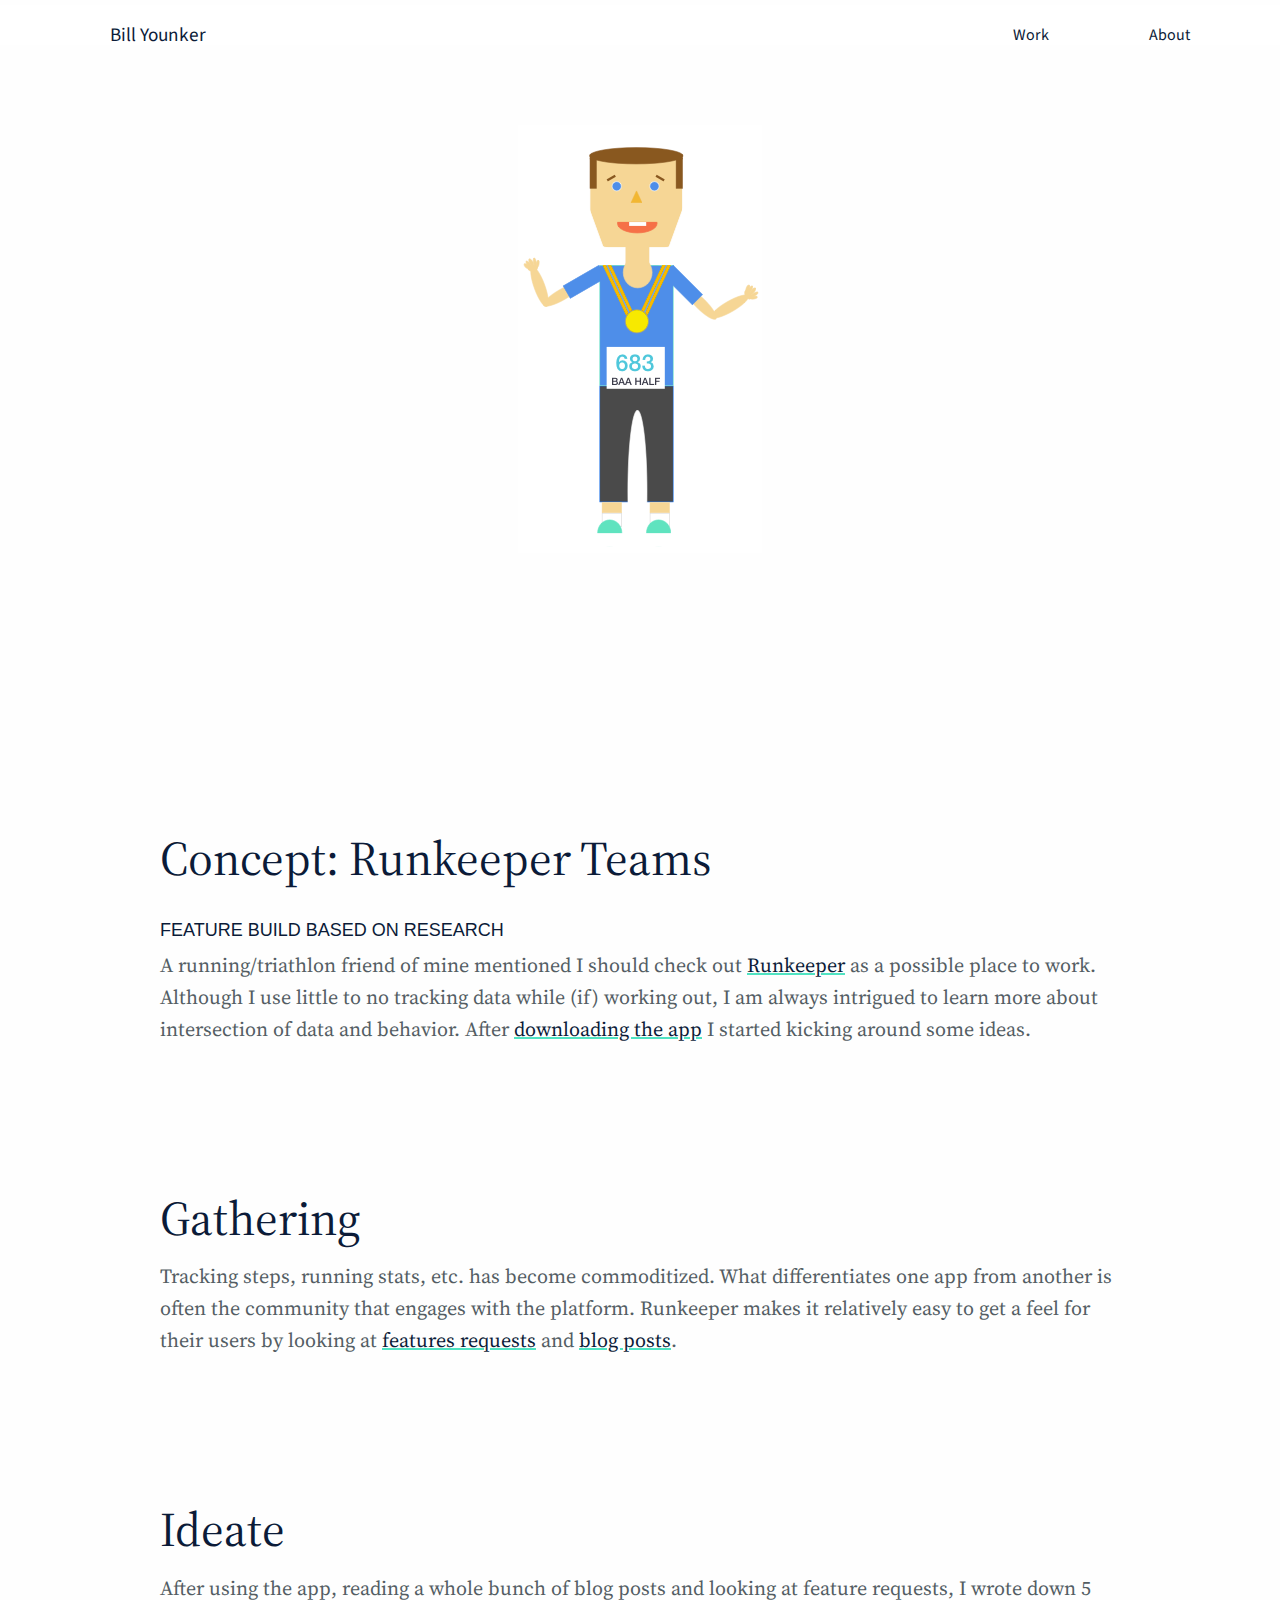
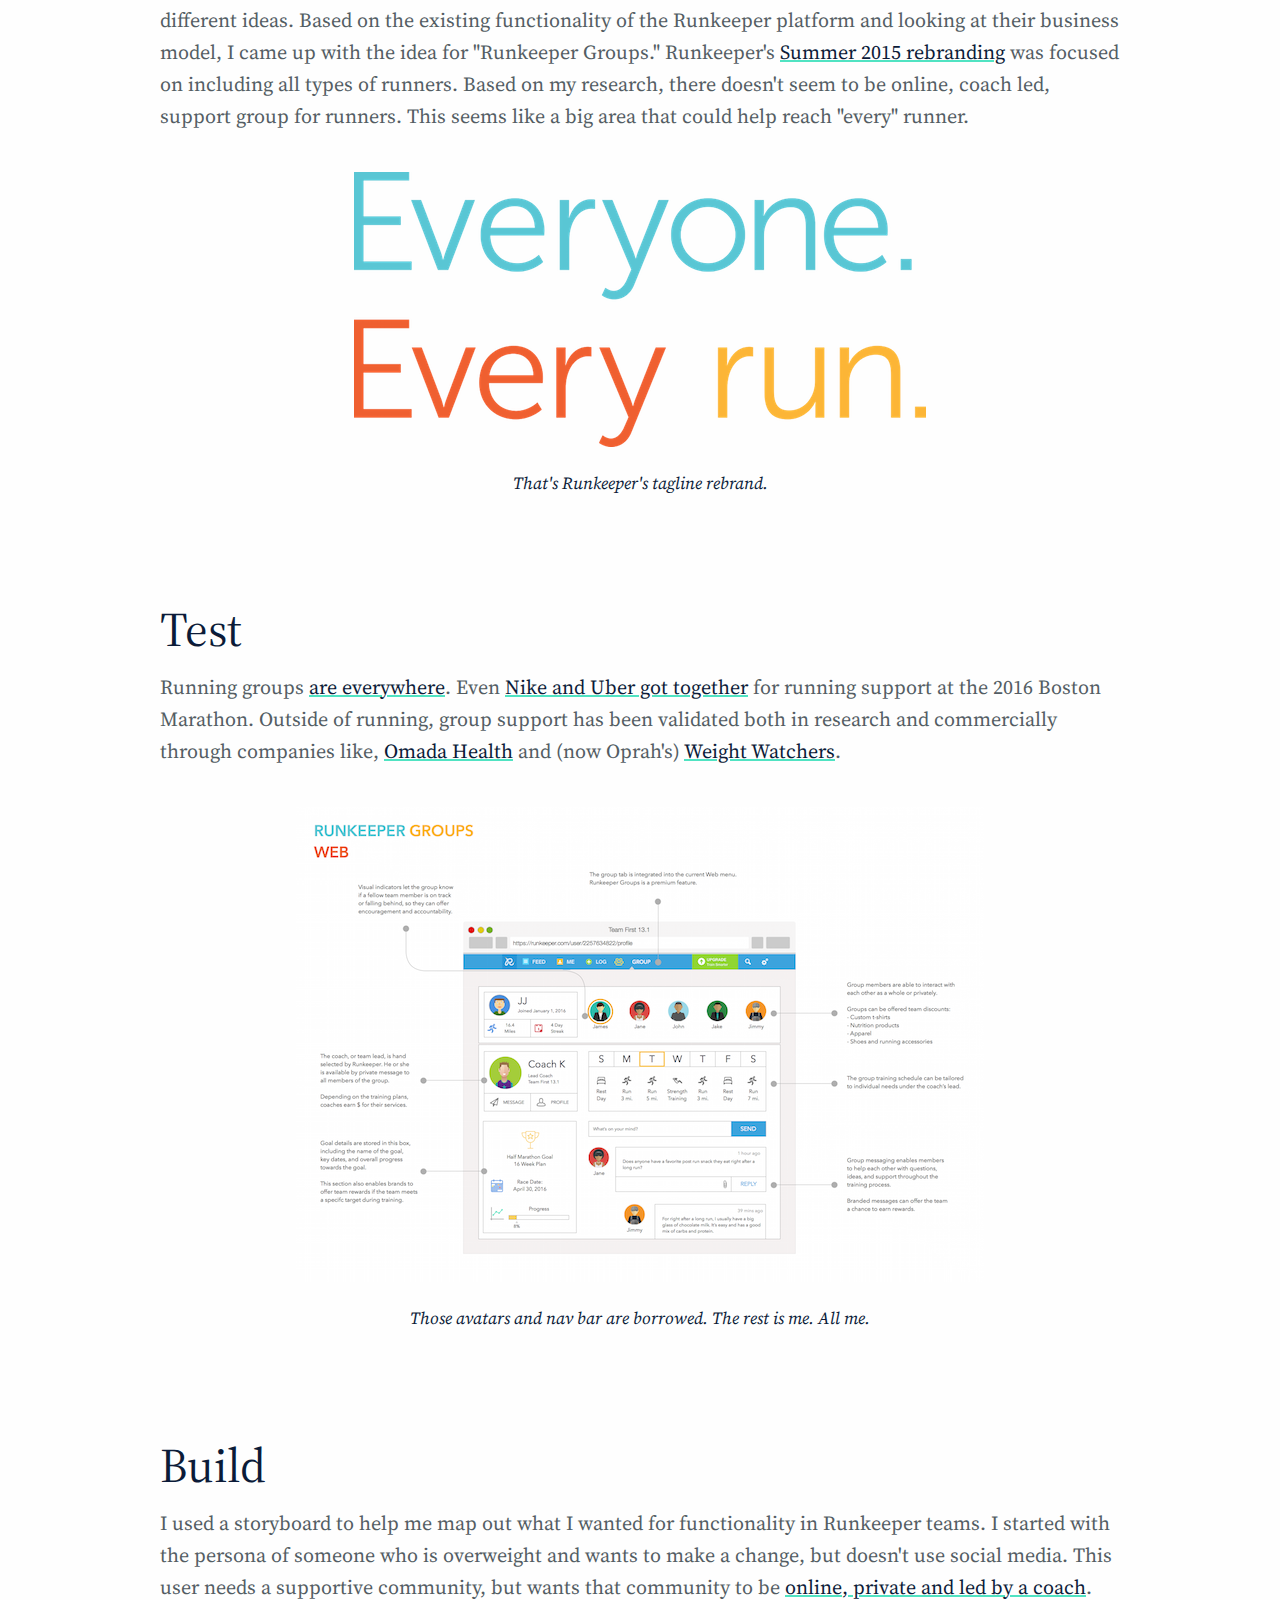
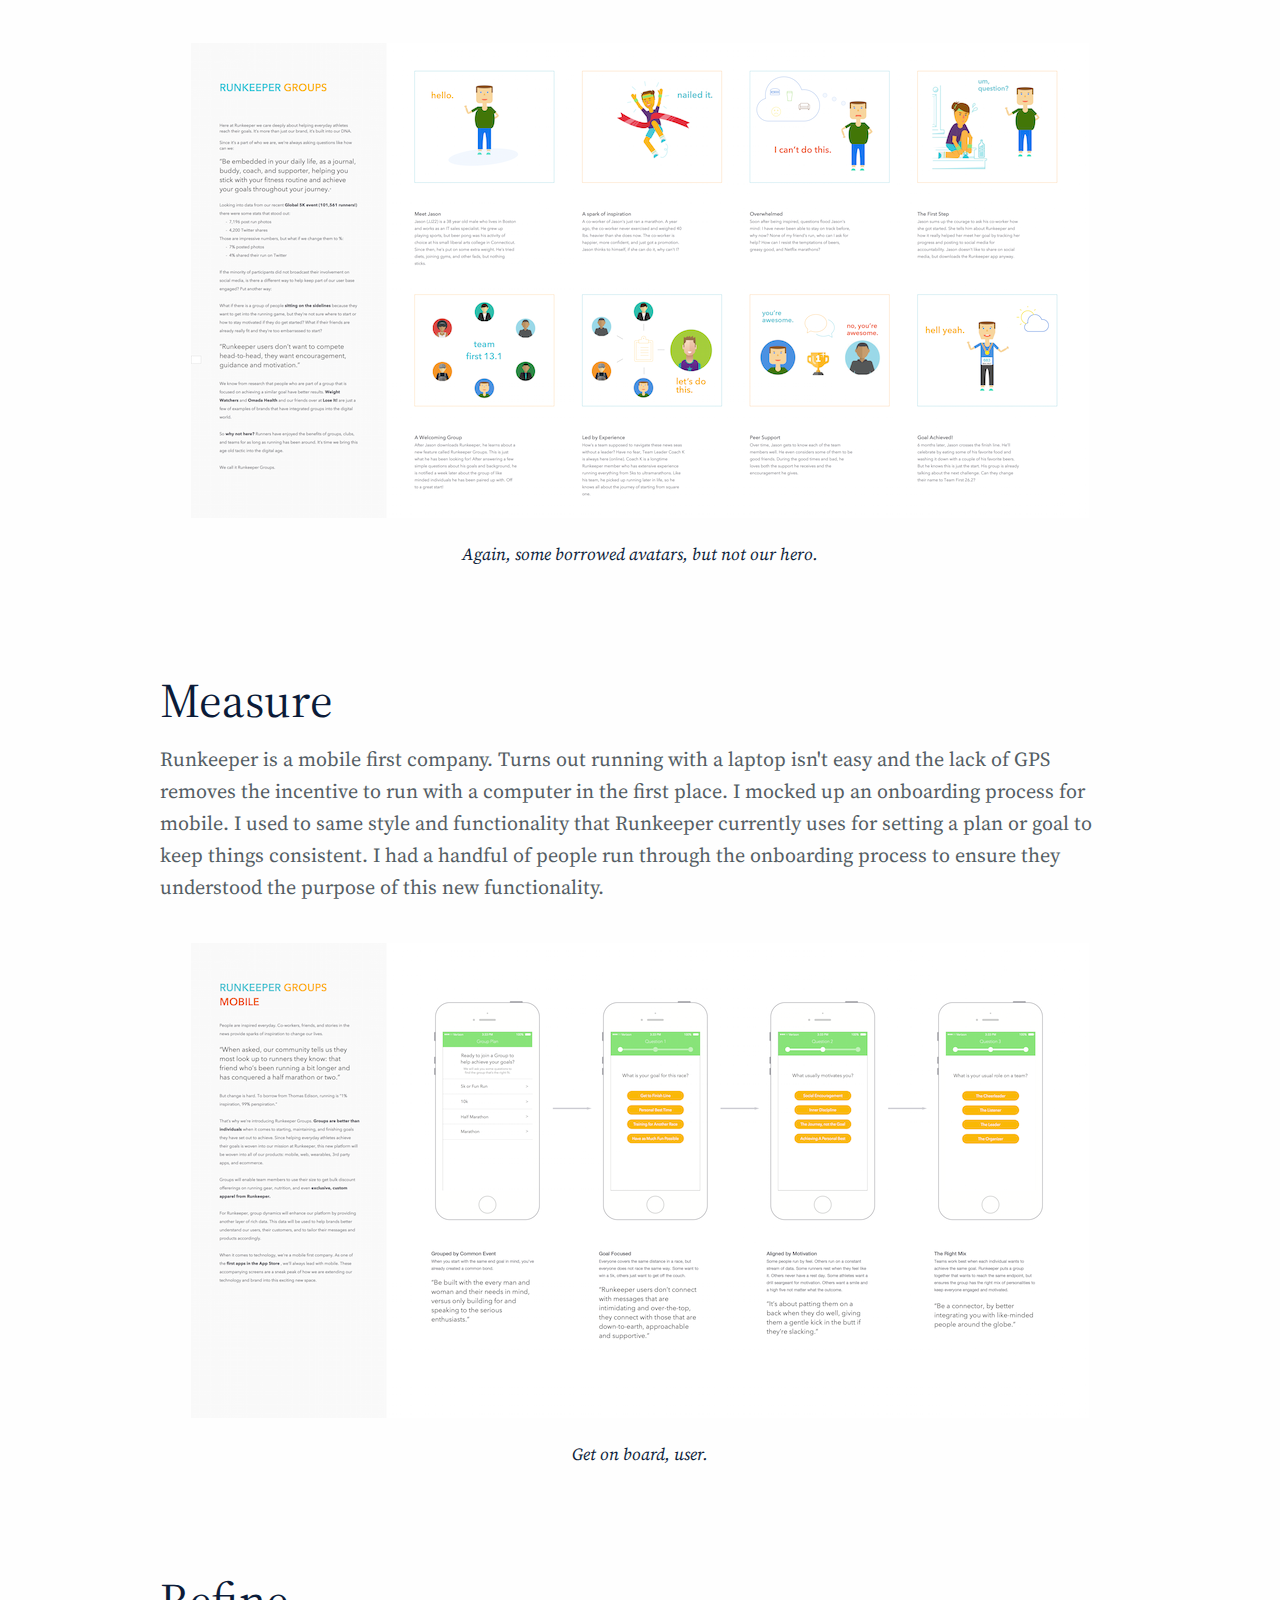
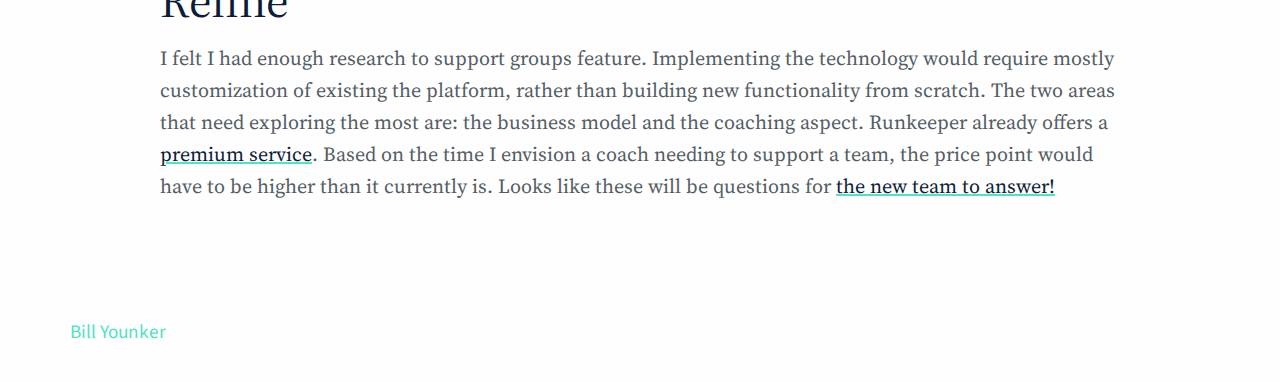
<file: Runkeeper.html>
<!doctype html>
<html class="no-js" lang="en" dir="ltr">
  <head>
    <meta charset="utf-8">
    <meta http-equiv="x-ua-compatible" content="ie=edge">
    <meta name="viewport" content="width=device-width, initial-scale=1.0">
    <title>Bill Younker Portfolio</title>
    <link rel="stylesheet" href="css/foundation.css">
    <link rel="stylesheet" href="css/app.css">
   <link rel="stylesheet" type="text/css" href="http://csshake.surge.sh/csshake.min.css">

   <!-- Global site tag (gtag.js) - Google Analytics -->
<script async src="https://www.googletagmanager.com/gtag/js?id=UA-76605589-1"></script>
<script>
  window.dataLayer = window.dataLayer || [];
  function gtag(){dataLayer.push(arguments);}
  gtag('js', new Date());

  gtag('config', 'UA-76605589-1');
</script>

   <!-- End Google Analytics Code -->


   <!-- Start of Klaviyo Code -->
   <script type="text/javascript">
  var _learnq = _learnq || [];

  _learnq.push(['account', 'k4asQe']);

  (function () {
  var b = document.createElement('script'); b.type = 'text/javascript'; b.async = true;
  b.src = ('https:' == document.location.protocol ? 'https://' : 'http://') + 'a.klaviyo.com/media/js/analytics/analytics.js';
  var a = document.getElementsByTagName('script')[0]; a.parentNode.insertBefore(b, a);
  })();
</script>
<!--End of Klaviyo Code -->

<!-- Start of Async Drift Code for Will Younker-->
<script>!function(t){function e(r){if(o[r])return o[r].exports;var n=o[r]={exports:{},id:r,loaded:!1};return t[r].call(n.exports,n,n.exports,e),n.loaded=!0,n.exports}var o={};return e.m=t,e.c=o,e.p="",e(0)}([function(t,e){!function(){var t;return t=window.driftt=window.drift=window.driftt||[],t.init?void 0:t.invoked?void(window.console&&console.error&&console.error("Driftt snippet included twice.")):(t.invoked=!0,t.methods=["identify","track","reset","debug","show","ping","page","hide","off","on"],t.factory=function(e){return function(){var o;return o=Array.prototype.slice.call(arguments),o.unshift(e),t.push(o),t}},t.methods.forEach(function(e){t[e]=t.factory(e)}),t.load=function(){var t,e,o,r;t=3e5,r=Math.ceil(new Date/t)*t,o=document.createElement("script"),o.type="text/javascript",o.async=!0,o.crossorigin="anonymous",o.src="https://js.driftt.com/include/"+r+"/e8bthz9e7p8w.js",e=document.getElementsByTagName("script")[0],e.parentNode.insertBefore(o,e)},t.SNIPPET_VERSION="0.1.0",t.load())}()}]);
//# sourceMappingURL=browser-snippet.js.map
</script>
<!-- End of Async Drift Code for Will Younker-->
  </head>
  <body>
    
    <section class="main-content">


  <!-- Navigation -->

    <section class="navigation">
      <div class="row">
        <ul>
         <li class="logo"><a href="index.html">Bill Younker</a></li>
          <li class="nav-link"><a href="about.html">About</a></li>
          <li class="nav-link"><a href="index.html#work-id">Work</a></li>
        </ul>      
      </div>
    </section>


<!-- Intro -->

    <section class="banner">

        <div class="rk-banner">
        </div>

    </section>



<!-- Process -->

    <section class="process-no-top">
      <div class="row">
        <h3>Concept: Runkeeper Teams</h3>
      </div>

      <div class="row">
        <div class="subtitle">
          <h4>Feature build based on research
          </h4>
        </div>
      </div>

      <div class="row">
        <div class="overview">
          <p>A running/triathlon friend of mine mentioned I should check out <a class="p-link" href="https://runkeeper.com/"> Runkeeper</a> as a possible place to work. Although I use little to no tracking data while (if) working out, I am always intrigued to learn more about intersection of data and behavior. After <a class="p-link" href="https://itunes.apple.com/us/app/id300235330?mt=8">downloading the app</a> I started kicking around some ideas. 
          </p>
        </div>
      </div>

      

      <div class="row">
        <h3>Gathering</h3>
      </div>

      <div class="row">
        <div class="overview">
          <p>Tracking steps, running stats, etc. has become commoditized. What differentiates one app from another is often the community that engages with the platform. Runkeeper makes it relatively easy to get a feel for their users by looking at <a class="p-link" href="https://support.runkeeper.com/hc/communities/public/topics/200279425-Top-Feature-Requests?filter=votes">features requests</a> and <a class="p-link" href="http://blog.runkeeper.com/category/community/">blog posts</a>.
          </p>
        </div>
      </div>




      <div class="row">
        <h3>Ideate</h3>
      </div>

      <div class="row">
        <div class="overview">
          <p>After using the app, reading a whole bunch of blog posts and looking at feature requests, I wrote down 5 different ideas. Based on the existing functionality of the Runkeeper platform and looking at their business model, I came up with the idea for "Runkeeper Groups." Runkeeper's <a class="p-link" href="http://blog.runkeeper.com/3806/everyone-every-run-welcome-to-the-refreshed-runkeeper-brand/"> Summer 2015 rebranding</a> was focused on including all types of runners. Based on my research, there doesn't seem to be online, coach led, support group for runners. This seems like a big area that could help reach "every" runner. 
          </p>
          <div class="rk-rebrand">
          </div>
          <figcaption>That's Runkeeper's tagline rebrand.</figcaption>
        </div>
      </div>



      <div class="row">
        <h3>Test</h3>
      </div>

      <div class="row">
        <div class="overview">
          <p>Running groups <a class="p-link" href="http://www.rrca.org/find-a-running-club/"> are everywhere</a>. Even <a class="p-link" href="https://newsroom.uber.com/us-massachusetts/come-run-with-us/">Nike and Uber got together</a> for running support at the 2016 Boston Marathon. Outside of running, group support has been validated both in research and commercially through companies like, <a class="p-link" href="http://www.ncbi.nlm.nih.gov/pubmed/26820045">Omada Health</a> and (now Oprah's) <a class="p-link" href="http://www.ncbi.nlm.nih.gov/pubmed/24567651">Weight Watchers</a>. 
          </p>
          <div class="rk-groups-web">
          </div>
          <figcaption>Those avatars and nav bar are borrowed. The rest is me. All me.</figcaption>
        </div>
      </div>




      <div class="row">
        <h3>Build</h3>
      </div>

      <div class="row">
        <div class="overview">
          <p>I used a storyboard to help me map out what I wanted for functionality in Runkeeper teams. I started with the persona of someone who is overweight and wants to make a change, but doesn't use social media. This user needs a supportive community, but wants that community to be <a class="p-link" href="https://www.weightwatchers.com/us/plans">online, private and led by a coach</a>. 
          </p>
          <div class="rk-storyboard">
          </div>
          <figcaption>Again, some borrowed avatars, but not our hero.</figcaption>
        </div>
      </div>

      


      <div class="row">
        <h3>Measure</h3>
      </div>

      <div class="row">
        <div class="overview">
          <p>Runkeeper is a mobile first company. Turns out running with a laptop isn't easy and the lack of GPS removes the incentive to run with a computer in the first place. I mocked up an onboarding process for mobile. I used to same style and functionality that Runkeeper currently uses for setting a plan or goal to keep things consistent. I had a handful of people run through the onboarding process to ensure they understood the purpose of this new functionality.  
          </p>
          <div class="rk-mobile">
          </div>
          <figcaption>Get on board, user.</figcaption>
        </div>
      </div>




      <div class="row">
        <h3>Refine</h3>
      </div>

      <div class="row">
        <div class="overview">
          <p>I felt I had enough research to support groups feature. Implementing the technology would require mostly customization of existing the platform, rather than building new functionality from scratch. The two areas that need exploring the most are: the business model and the coaching aspect. Runkeeper already offers a <a class="p-link" href="https://runkeeper.com/go"> premium service</a>. Based on the time I envision a coach needing to support a team, the price point would have to be higher than it currently is. Looks like these will be questions for <a class="p-link" href="http://venturebeat.com/2016/02/12/runkeeper-acquired-by-sports-shoes-giant-asics/">the new team to answer!</a>
          </p>
        </div>
      </div>


    <!-- Footer -->

    <section class="footer">
      <div class="row-footer">
          <ul>
           <li class="logo-footer"><a href="index.html">Bill Younker</a></li>
          </ul>      
        </div>
    </section>

  </section>
  </body>
</html>
</file>
<file: css/app.css>
/* Imports */
@import url(https://fonts.googleapis.com/css?family=Source+Serif+Pro:400,700);
@import url(https://fonts.googleapis.com/css?family=Source+Sans+Pro:400,300,700);

/* Custom Styles */

/* Global Styles */
a {
	text-decoration: none;
	list-style: none;
	color: #0B1B38;
}
a:hover {
	color: #50E3C2;
}
.banner {
}
.banner-text h1 {
	font-family: 'Source Serif Pro', Garamond, serif;
	color: white;
	font-size: 2em;
}
figcaption {
	font-family: 'Source Serif Pro', Garamond, serif;
	color: #0B1B38;
	font-size: 17px;
	font-style: italic;
	margin-top: 2%;
}
.p-link {
	font-family: 'Source Serif Pro', Garamond, serif;
	color: #0B1B38;
	text-decoration: underline;
	text-decoration-color: #50E3C2;
	box-shadow: inset 0 0 0 0 #50E3C2;
	-webkit-transition: all ease 0.8s;
	-moz-transition: all ease 0.8s;
	transition: all ease 0.8s;
}
.p-link:hover {
	font-family: 'Source Serif Pro', Garamond, serif;
	color: #0B1B38;
	box-shadow: inset 500px 0 0 0 #50E3C2;
}
.navigation {
	background-color: #fff;
	margin-top: 5px;
}
.navigation img {
	margin-right: 10px;
	margin-top: -5px;
}
hr {
	border-bottom: none;
	margin-top: 150px;
}
li {
	font-family: 'Source Serif Pro', Garamond, serif;
	color: #0B1B38;
	text-decoration: none;
	list-style-type: none;
}
.row {
	text-align: center;
}
.row-center {
	text-align: center;
}
/*.row.background {
	background-color: black;
}
*/

/*	Navigation */
.nav-link,
.logo {
	font-family: 'Source Sans Pro', Helvetica, sans-serif;
	display: inline-block;
	height: 40px;
	line-height: 40px;
	list-style: none;
	padding: 10px 50px;
	text-decoration: none;
}
.logo {
	font-size: 1.2em;
	float: left;
}
.nav-link {
	float: right;
}

/*
.icon-contact {
	background: url(../img/goggles_mask.png);
	background-repeat: no-repeat;
	height: 20px;
	padding-right: 25px;
	text-align: left;
	margin-right: 20px;
}
.icon-work {
	background: url(../img/workman.png);
	background-repeat: no-repeat;
	height: 20px;
	padding-right: 15px;
	text-align: left;
}
.icon-process {
	background: url(../img/swiss_army_knife.png);
	background-repeat: no-repeat;
	height: 20px;
	padding-right: 15px;
	text-align: left;
}
*/

/* Intro */
.intro h1,
.intro h2 {
	font-family: 'Source Serif Pro', Garamond, serif;
	font-size: 3.2em;
	text-align: center;
}
.intro h1 {
	font-family: 'Source Serif Pro', Garamond, serif;
	color: #0B1B38;
	margin-top: 140px;
}
.intro h2 {
	color: #50E3C2;
}
.clickable-div {
	margin-top: 100px;
	text-align: center;
}

/* Process and Approach */
#process-id {
	padding-top: 50px;
}
#approach-id {
	padding-top: 30px;
}
.row-icons {
	margin: 0 auto;
	padding: 0 20%;
}
.row-contact {
	margin: 0 auto;
	padding: 100px 40% 50px 40%;
}
.process {
	margin-top: 50px;
}
.process h3 {
	color: #0B1B38;
	font-family: 'Source Serif Pro' Garamond, serif;
	font-size: 48px;
	padding: 0 10%;
	text-align: left;
	margin-top: 120px;
}
.process-no-top {
	margin-top: 0;
}
.process-no-top h3 {
	color: #0B1B38;
	font-family: 'Source Serif Pro' Garamond, serif;
	font-size: 48px;
	padding: 0 10%;
	text-align: left;
	margin-top: 0;
}
.row h3 {
	color: #0B1B38;
	font-family: 'Source Serif Pro', Garamond, serif;
	font-size: 48px;
	padding: 0 10%;
	text-align: left;
	margin-top: 100px;
}
h4 {
	color: #515e65;
	font-size: 14px;
	line-height: 21px;
	text-align: center;
	text-transform: uppercase;
}
.subtitle h4 {
	color: #0B1B38;
	font-size: 18px;
	margin-top: 20px;
	padding: 0 10%;
	text-align: left;
	text-transform: uppercase;
}
.overview.margin-top {
	margin-top: 50px;
}
.overview p {
	font-family: 'Source Serif Pro', Garamond, serif;
	color: #535D63;
	font-size: 20px;
	line-height: 32px;
	margin-bottom: 40px;
	padding: 0 10%;
	text-align: left;
}
.gather,
.ideate,
.build,
.test,
.measure,
.refine {
	height: 69px;
	opacity: 0.69;
	margin: 0 auto;
	padding-top: 30px;
}
.gather {
	background: url(../img/digger-med.png) no-repeat;
	background-position: center;
	background-size: auto 50%;
}
.ideate {
	background: url(../img/wheel_barrow-med.png) no-repeat;
	background-position: center;
	background-size: auto 50%;
}
.build {
	background: url(../img/spanner_screwdriver-med.png) no-repeat;
	background-position: center;
	background-size: auto 50%;
}
.test {
	background: url(../img/u_bend-med.png) no-repeat;
	background-position: center;
	background-size: auto 50%;
}
.measure {
	background: url(../img/tape_measure-med.png) no-repeat;
	background-position: center;
	background-size: auto 50%;
}
.refine {
	background: url(../img/saw-med.png) no-repeat;
	background-position: center;
	background-size: auto 50%;
}
.icon-header.gather {
	background: url(../img/digger-med.png) no-repeat;
	background-size: auto 75%;
	margin-left: 10%;
	margin-top: 69px;
}
.icon-header.ideate {
	background: url(../img/wheel_barrow-med.png) no-repeat;
	background-size: auto 70%;
	margin-left: 10%;
	margin-top: 69px;
}
.icon-header.test {
	background: url(../img/u_bend-med.png) no-repeat;
	background-size: auto 70%;
	margin-left: 10%;
	margin-top: 69px;
	}
.icon-header.build {
	background: url(../img/spanner_screwdriver-med.png) no-repeat;
	background-size: auto 70%;
	margin-left: 10%;
	margin-top: 69px;
}
.icon-header.measure {
	background: url(../img/tape_measure-med.png) no-repeat;
	background-size: auto 70%;
	margin-left: 10%;
	margin-top: 69px;
}
.icon-header.refine {
	background: url(../img/saw-med.png) no-repeat;
	background-size: auto 70%;
	margin-left: 10%;
	margin-top: 69px;
}
.intercom-icon {
	background: url(../img/intercom-icon.png);
}
.approach-image {
	background: url(../img/Design-Process.png) no-repeat;
	height: 300px;
	margin: 15px 0 0 0;
	width: 612px;
}


/* Portfolio-tiles */
#work-id {
	padding-top: 50px;
}
.portfolio-tiles h3 {
	color: #0B1B38;
	font-family: 'Source Serif Pro', Garamond, serif;
	font-size: 48px;
	padding: 0 20%;
	text-align: left;
	margin-bottom: 0;
}
.portfolio-tiles {
	background-color: #F7FDFD; /* alt: #F8FDFD;*/
	margin: 0;
	min-width: 100%;
	padding: 25px 0;
}
.large-6 {
	padding: 0 50px;
}
.thumbnail {
	padding: 15px;
	margin: 0 auto;
	width: 100%;
}
.thumbnail-grid {
	display: inline-block;
}
.box-divider {
	background-color: #50E3C2;
	height: 6px;
	margin: 0 auto;
	text-align: center;
}
.thumbnail-visual {
	background-color: #fff;
	padding-top: 20px;
	margin-top: 25px;
	text-align: center;
	overflow: hidden;
	height: 300px;
}
.thumbnail-visual img {
	-moz-transition: all 0.3s ease;
  	-webkit-transition: all 0.3s ease;
    -o-transition: all 0.3s ease;
    -ms-transition: all 0.3s ease;
    transition: all 0.3s ease;
    overflow: hidden;
    background-size: 100% auto;
}
.thumbnail-visual:hover img {
	-moz-transform: scale(1.1);
    -webkit-transform: scale(1.1);
    -o-transform: scale(1.1);
    -ms-transform: scale(1.1);
    transform: scale(1.1);
    overflow: hidden;
}
.thumbnail-content {
	background-color: #fff;
	height: 170px;
	border-bottom: 4px #0B1B38 solid;
	margin-bottom: 35px;
}
.thumbnail-content-header h3 {
	color: #0B1B38;
	font-family: 'Source Serif Pro', Garamond, serif;
	font-size: 32px;
	padding: 25px;
	text-align: left;
	margin: 0 0 0 10px;
	width: 100%;
	box-shadow: inset 0 0 0 0 #50E3C2;
	-webkit-transition: all ease 0.4s;
	-moz-transition: all ease 0.4s;
	transition: all ease 0.4s;
}
.thumbnail-content-header:hover h3 {
	box-shadow: inset 0 0 0 0 #50E3C2;
}
.thumbnail-description {
	font-family: 'Source Serif Pro', Garamond, serif;
	color: #515e65;
	font-size: 16px;
	line-height: 20px;
	padding-top: 30px;
	text-align: left;
}
.thumbnail-button {
	border: 3px #515e65 solid;
	font-family: 'Source Sans Pro', Garamond, serif;
	color: #515e65;
	font-size: 16px;
	font-weight: bold;
	margin: -10px 0 0 35px;
	padding: 10px 10px;
	text-align: center;
	width: 150px;
	box-shadow: inset 0 0 0 0 #50E3C2;
	-webkit-transition: all ease 0.6s;
	-moz-transition: all ease 0.6s;
	transition: all ease 0.6s;
}
.thumbnail-button:hover {
	border: 3px #50E3C2 solid;
	box-shadow: inset 100px 0 0 0 #50E3C2;
	background-color: #50E3C2;
	color: #fff;
}
.contact-button {
	background-color: #50E3C2;
	border: 3px #50E3C2 solid;
	font-family: 'Source Sans Pro', Garamond, serif;
	color: #fff;
	font-size: 16px;
	font-weight: bold;
	margin: -10px 0 0 35px;
	padding: 10px 10px;
	text-align: center;
	width: 150px;
	box-shadow: inset 0 0 0 0 #50E3C2;
	-webkit-transition: all ease 0.6s;
	-moz-transition: all ease 0.6s;
	transition: all ease 0.6s;
}
.contact-button:hover {
	border: 3px #515e65 solid;
	box-shadow: inset 100px 0 0 0 #fff;
	background-color: #fff;
	color: #515e65;
}
#ovia-thumbnail {
	position: relative;
}
.boston-public-market-thumbnail {
	background: url(../img/BPM-thumbnail.png) no-repeat;
	background-position: -150px -50px;
	background-size: 200% auto;
	border: solid 1px #D0021B;
	height: 300px;
}
.boston-public-market-thumbnail:hover {
	opacity: .5;
}
.launch-hack-thumbnail {
	background: url(../img/LaunchHack-2.png) no-repeat;
	background-size: 150% auto;
	border: solid 1px #4A90E2;
	height: 300px;
}
.launch-hack-thumbnail:hover {
	opacity: .5;
}
.rk-thumbnail {
	background: url(../img/RK-thumbnail.png) no-repeat;
	background-size: 150% auto;
	border: solid 1px #F5A623;
	height: 300px;
	margin-left: 13px;
	width: 100%;
}
.rk-thumbnail:hover {
	opacity: .5;
}
.ezcater-thumbnail {
	background: url(../img/ezCater-thumbnail.png) no-repeat;
	background-size: 150% auto;
	border: solid 1px #50E3C2;
	height: 300px;
	margin-left: 13px;
	width: 100%;
}
.ezcater-thumbnail:hover {
	opacity: .5;
}
.klaviyo-thumbnail{
	background: url(../img/Klaviyo-thumbnail.png) no-repeat;
	background-position: 0 0;
	background-size: 150% auto;
	border: solid 1px #2053AE;
	height: 300px;
	margin-left: 13px;
	width: 100%;
}
.klaviyo-thumbnail:hover {
	opacity: .5;
}
.lean-thumbnail {
	background: url(../img/PartnerProject-thumbnail.png) no-repeat;
	background-color: #E36767;
	background-size: 90% auto;
	border: solid 1px #7ED321;
	height: 300px;
	margin-bottom: 150px;
	margin-left: 13px;
	width: 100%;
}
.lean-thumbnail:hover {
	opacity: .5;
}
/* About Me */
.about-banner {
	background: url(../img/bl.jpg) no-repeat;
	background-size: 100% auto;
	height: 400px;
	width: 100%;
	margin: 50px 0 80px 0;
}



/* Footer */

.footer {
	margin-top: 60px;
	margin-bottom: 20px;
	height: 60px;
	width: 100%;
}
.nav-link-footer,
.logo-footer {
	font-family: 'Source Sans Pro', Helvetica, sans-serif;
	display: inline-block;
	height: 60px;
	line-height: 40px;
	list-style: none;
	padding: 10px 50px;
	text-decoration: none;
}
.nav-link-footer a,
.logo-footer a {
	color: #50E3C2;
}
.nav-link-footer a:hover,
.logo-footer a:hover {
	color: #0B1B38;
}
.logo-footer {
	font-size: 1.2em;
	float: left;
}
.nav-link-footer {
	float: right;
}


/* General Styles for Project Pages */
.banner {
	min-width: 100%;
}
.banner-box {
	margin: 50px 10px 0 10px;
}
.banner-visual {
	background-color: #fff;
	padding-top: 20px;
	margin-top: 25px;
	text-align: center;
	overflow: hidden;
	height: 300px;
}
.banner-visual img {
	-moz-transition: all 0.3s ease;
  	-webkit-transition: all 0.3s ease;
    -o-transition: all 0.3s ease;
    -ms-transition: all 0.3s ease;
    transition: all 0.3s ease;
    overflow: hidden;
    background-size: 100% auto;
}
.banner-visual:hover img {
	-moz-transform: scale(1.1);
    -webkit-transform: scale(1.1);
    -o-transform: scale(1.1);
    -ms-transform: scale(1.1);
    transform: scale(1.1);
    overflow: hidden;
}
.banner-content {
	background-color: #fff;
	border: 3px solid #0B1B38;
}
.banner-content-header h3 {
	color: #0B1B38;
	font-family: 'Source Serif Pro', Garamond, serif;
	font-size: 38px;
	padding: 25px;
	text-align: left;
	margin: 0;
	width: 100%;
}
.banner-content-description {
	font-family: 'Source Serif Pro', Garamond, serif;
	color: #515e65;
	font-size: 16px;
	line-height: 20px;
	padding: 5px;
	text-align: left;
}

/* LaunchHack */
.launchHack-banner {
	background: url(../img/LaunchHack.png) no-repeat;
	background-position: 50% 0;
	height: 500px;
	margin-top: 50px;
	width: 100%;
}
.wrangl-brainstorm {
	background: url(../img/Wrangl-Brainstorm.jpg) no-repeat;
	background-position: 50% 0;
	height: 400px;
	width: 100%;
}
.wrangl-build {
	background: url(../img/Wrangl-Build.jpg) no-repeat;
	background-position: 50% 0;
	height: 375px;
	width: auto;
}
.wrangl-test{
	background: url(../img/Wrangl-Test-2.jpg) no-repeat;
	background-position: 50% 0;
	height: 400px;
	width: 100%;
}
.wrangl-refine {
	background: url(../img/LaunchHack-bottom.png) no-repeat;
	background-position: 50% 0;
	height: 500px;
	width: 100%;
}

/* IdeaHack */
.idea-hack-banner {
	background: url(../img/BPM.jpg) no-repeat;
	background-position: 50% 0;
	margin: 50px 0 70px 0;
	height: 600px;
	width: 100%;
}
.bpm-vendor {
	background: url(../img/bpm-vendor.jpg) no-repeat;
	background-position: 50% 0;
	height: 400px;
	width: 100%;
}
.bpm-whiteboard {
	background: url(../img/bpm-whiteboard.jpg) no-repeat;
	background-position: 50% 0;
	height: 400px;
	width: 100%;
}
.bpm-assumptions {
	background: url(../img/bpm-assumptions.jpg) no-repeat;
	background-position: 50% 0;
	height: 400px;
	width: 100%;
}
.bpm-build {
	background: url(../img/BPM-lessthan1000.png) no-repeat;
	background-position: 50% 0;
	height: 450px;
	width: 100%;
}
.bpm-lofi {
	background: url(../img/BPM-lofi.jpg) no-repeat;
	background-position: 50% 0;
	height: 325px;
	width: 100%;
}
.bpm-refine {
	background: url(../img/BPM-refined.png) no-repeat;
	background-position: 50% 0;
	height: 2050px;
	width: 100%;
}
/* ezCater */
.ezcater-header {
	background: url(../img/ezCater-header.png) no-repeat;
	background-position: 50% 0;
	height: 600px;
	width: 100%;
	margin-top: 80px;
}
.ezcater-pdf {
	background: url(../img/ezcater-pdf.jpg) no-repeat;
	background-position: 50% 0;
	height: 400px;
	width: 100%;
}

/* Runkeeper */
.rk-banner {
	background: url(../img/rk-joe.png) no-repeat;
	background-position: 50% 0;
	height: 600px;
	width: 100%;
	margin-top: 80px;
}
.rk-rebrand {
	background: url(../img/rk-rebrand.png) no-repeat;
	background-position: 50% 0;
	height: 275px;
	width: 100%;
}
.rk-groups-web {
	background: url(../img/rk-groups-web.png) no-repeat;
	background-position: 50% 0;
	height: 475px;
	width: 100%;
}
.rk-storyboard {
	background: url(../img/rk-storyboard.png) no-repeat;
	background-position: 50% 0;
	height: 475px;
	width: 100%;
}
.rk-mobile {
	background: url(../img/rk-mobile.png) no-repeat;
	background-position: 50% 0;
	height: 475px;
	width: 100%;
}

/* Klaviyo */
.klaviyo-banner {
	background: url(../img/Klaviyo-Banner.png) no-repeat;
	background-position: 50% 0;
	height: 400px;
	width: 100%;
	margin: 50px auto 80px auto;
}
.saas-pricing {
	background: url(../img/saas-pricing.png) no-repeat;
	background-position: 50% 0;
	height: 400px;
	width: 100%;
}
.klaviyo-research {
	background: url(../img/Klaviyo-Research.png) no-repeat;
	background-position: 50% 0;
	height: 400px;
	width: 100%;
}
.klaviyo-pricing {
	background: url(../img/Klaviyo-Pricing-2.png) no-repeat;
	background-position: 50% 0;
	height: 400px;
	width: 100%;
}
.klaviyo-measurement {
	background: url(../img/Klaviyo-Measurements.png) no-repeat;
	background-position: 50% 0;
	height: 400px;
	width: 100%;
}

/* Ovuline */
.partnerproject-banner {
	background: url(../img/ovia-banner-3.png) no-repeat;
	background-position: 50% 0;
	height: 650px;
	width: 100%;
	margin-top: 50px;
	margin-bottom: 25px;
}
.ovia-app-questions {
	background: url(../img/ovia-app-questions-2.png) no-repeat;
	background-position: 50% 0;
	height: 400px;
	width: 100%;
}
.ovia-parenting-questions {
	background: url(../img/ovia-parenting-questions.png) no-repeat;
	background-position: 50% 0;
	height: 400px;
	width: 100%;
}
.ovia-styleguide {
	background: url(../img/ovia-styleguide.png) no-repeat;
	background-position: 50% 0;
	height: 1000px;
	width: 100%;
}
.ovia-survey {
	background: url(../img/ovia-survey.png) no-repeat;
	background-position: 50% 0;
	height: 325px;
	width: 100%;
}
.ovia-job-story {
	background: url(../img/ovia-job-story.png) no-repeat;
	background-position: 50% 0;
	height: 425px;
	width: 100%;
}
.ovia-new-user {
	background: url(../img/ovia-banner.png) no-repeat;
	background-position: 50% 0;
	height: 1500px;
	width: 100%;
}
.ovia-app-follower {
	background: url(../img/ovia-app-follower.png) no-repeat;
	background-position: 50% 0;
	height: 1300px;
	width: 100%;
}
</file>
